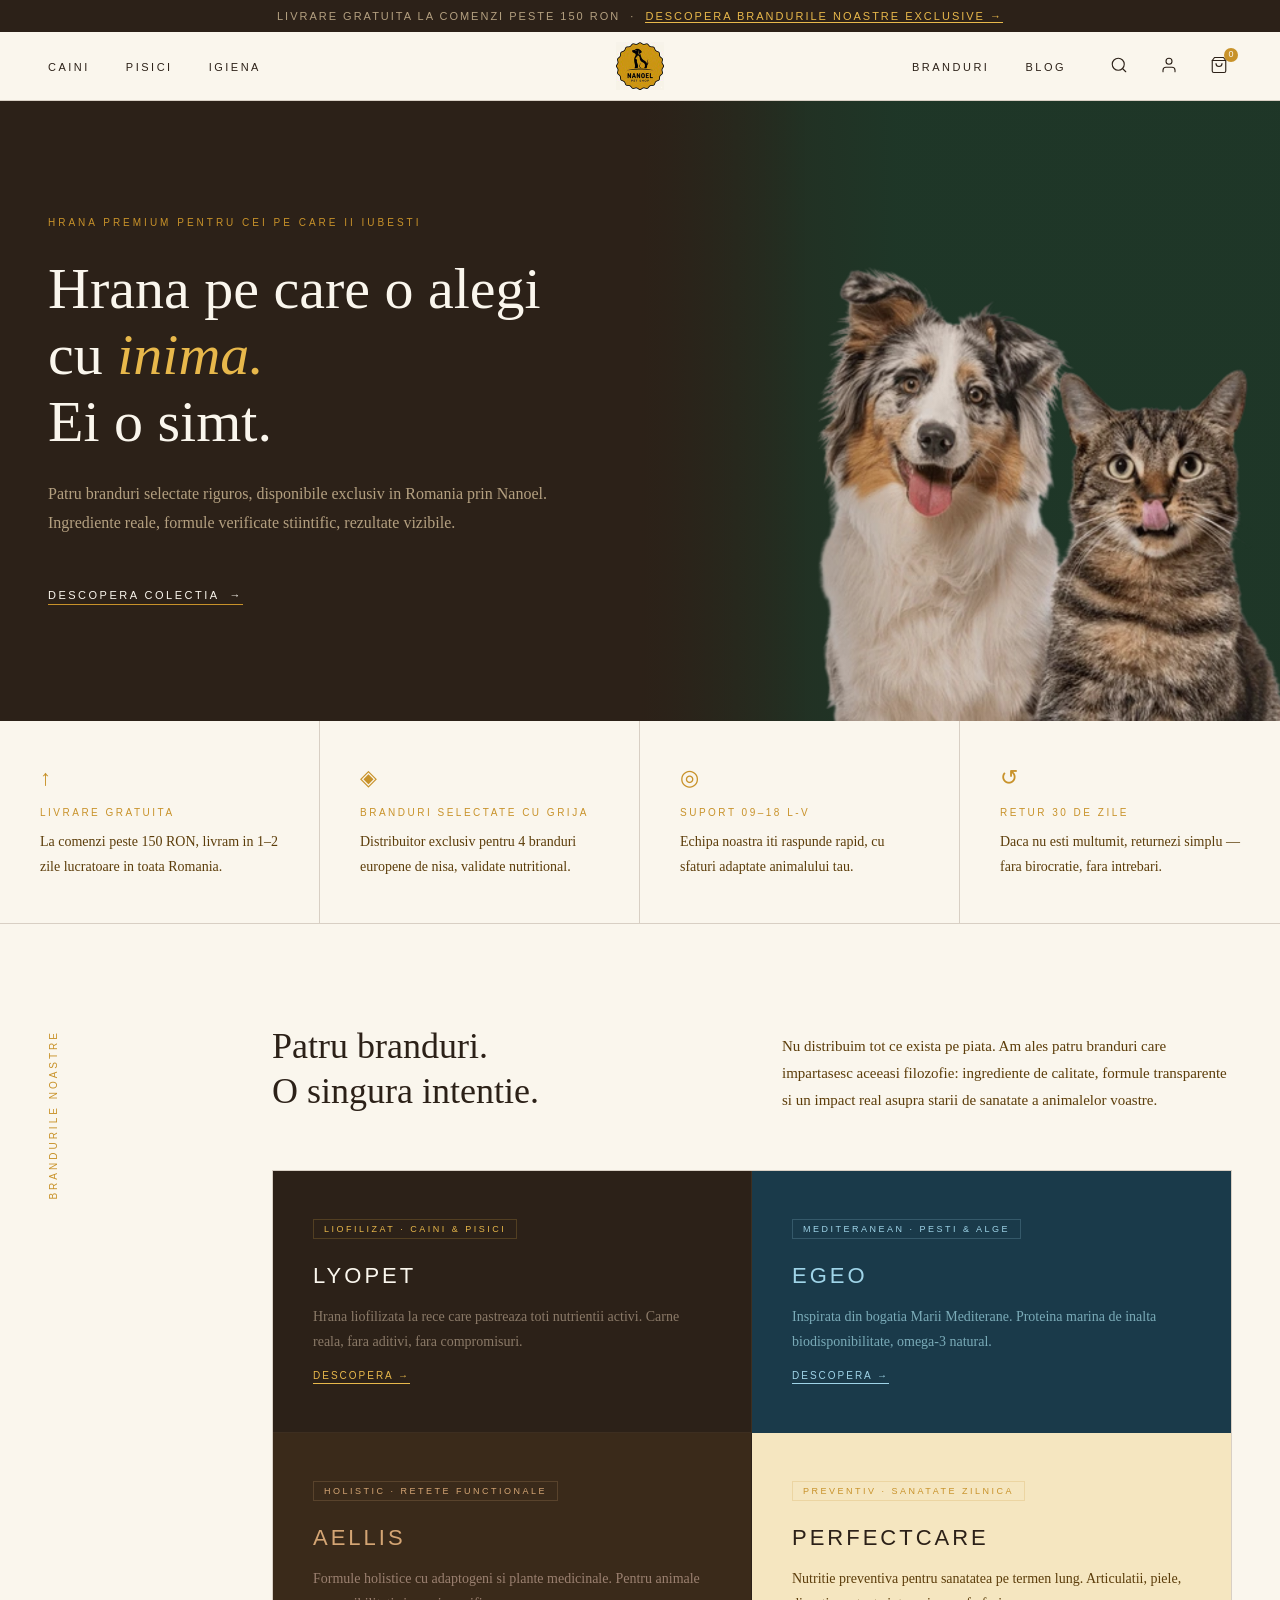
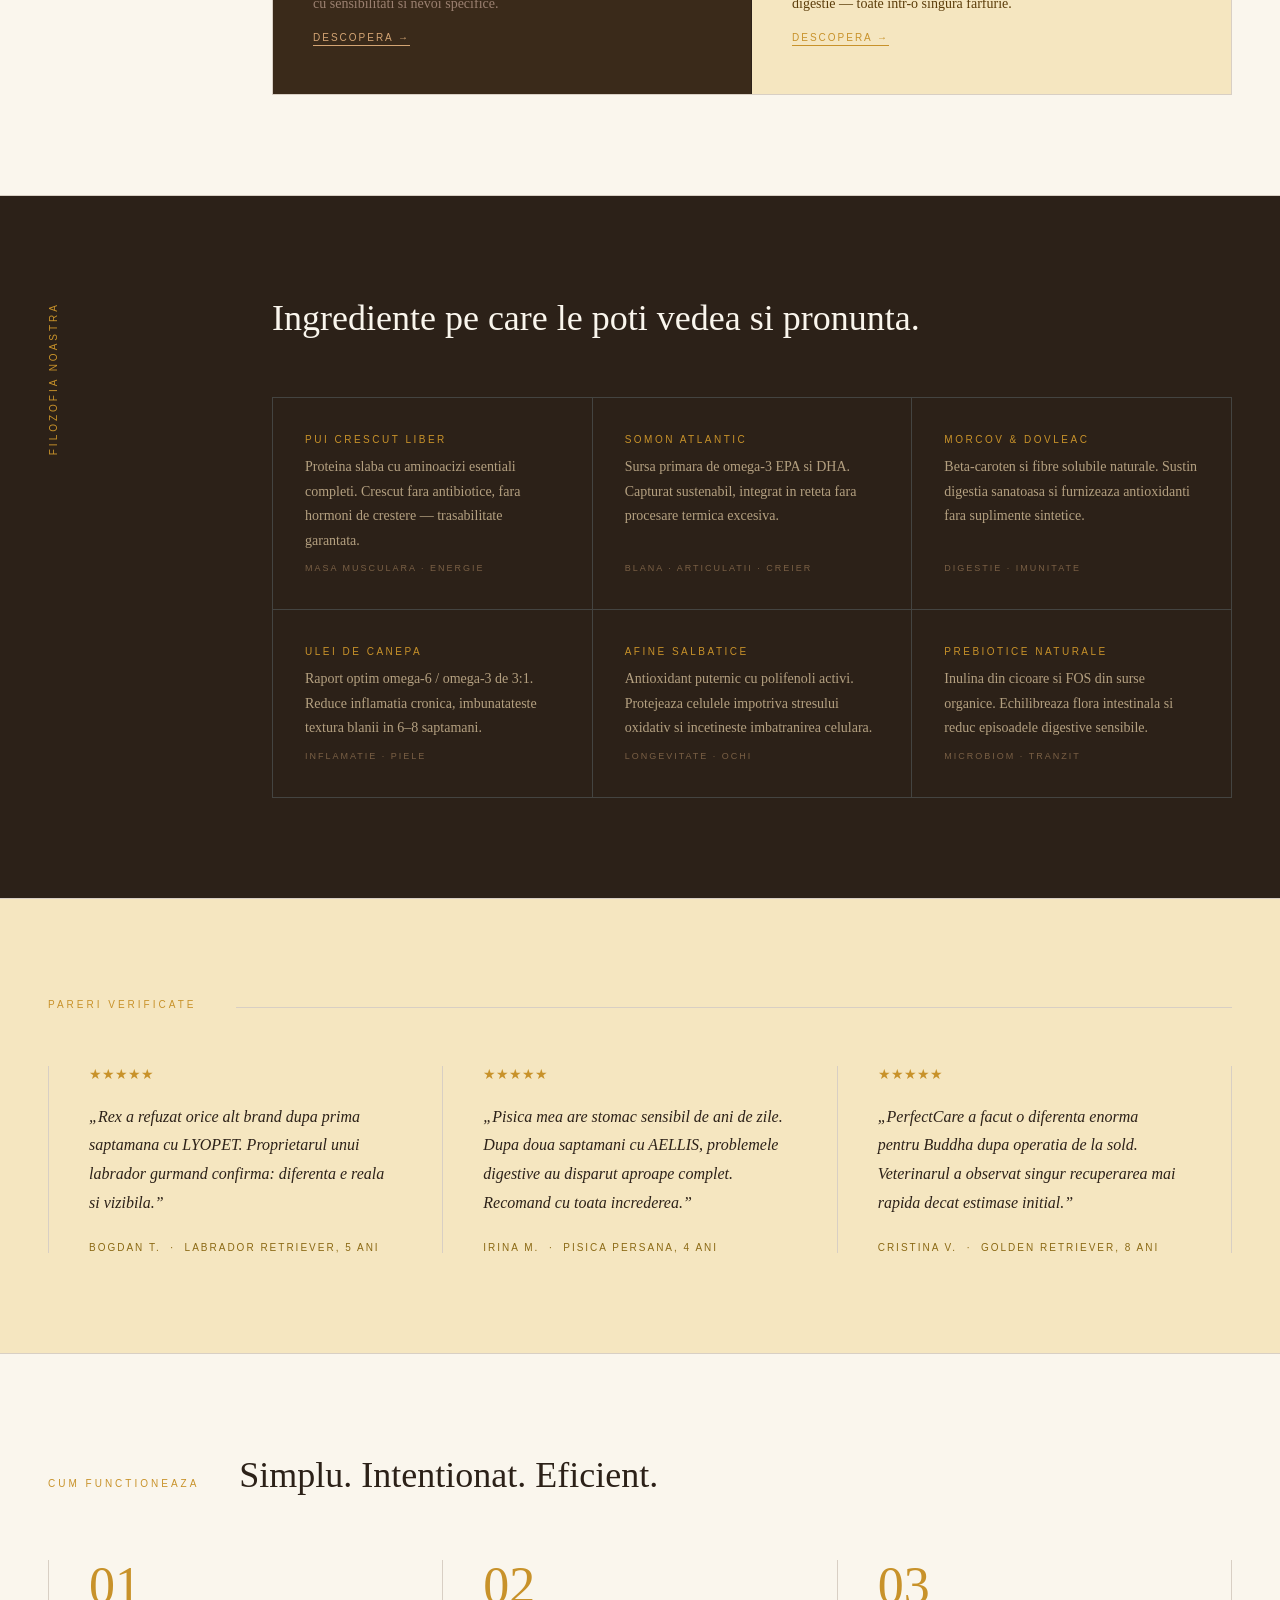
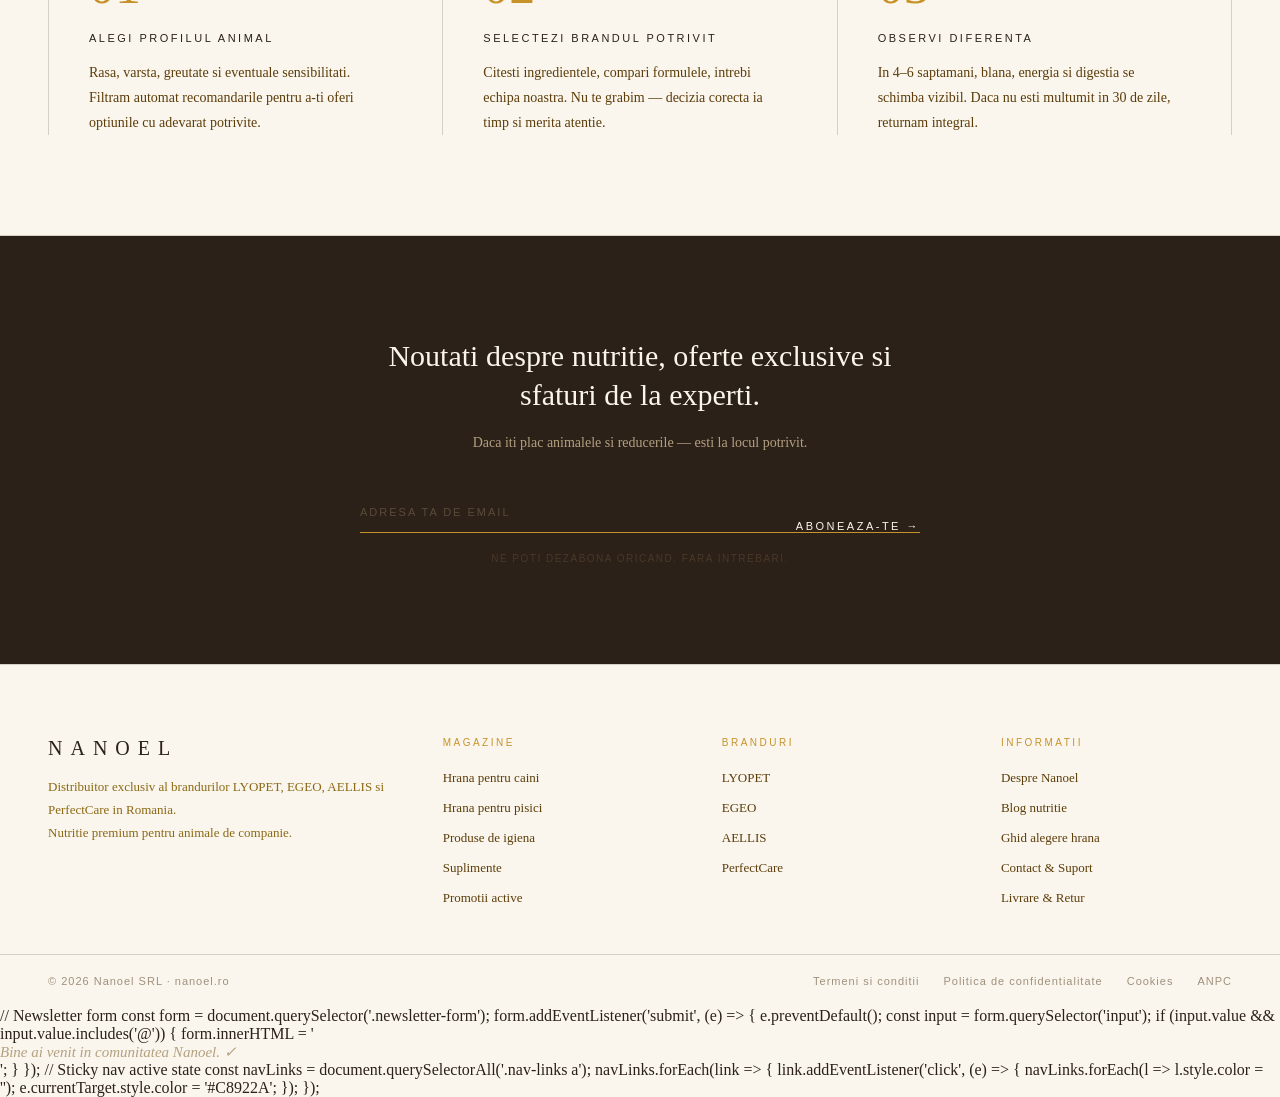
<file: index.html>
<!DOCTYPE html>
<html lang="ro">
<head>
<meta charset="UTF-8">
<meta name="viewport" content="width=device-width, initial-scale=1.0">
<title>NANOEL — Pet Shop Premium</title>
<style>
  *, *::before, *::after { box-sizing: border-box; margin: 0; padding: 0; }

  :root {
    --cream: #FAF6ED;
    --cream-warm: #F5E6C0;
    --dark: #2C2118;
    --text-secondary: #5C3D0A;
    --text-on-dark: #FAF6ED;
    --text-muted-dark: #B4A080;
    --accent: #C8922A;
    --accent-light: #E8B84B;
    --border: #D8CFC4;
    --border-dark: #444441;
  }

  html { scroll-behavior: smooth; }

  body {
    font-family: Georgia, 'Times New Roman', serif;
    background: var(--cream);
    color: var(--dark);
    -webkit-font-smoothing: antialiased;
  }

  /* ── PROMO BAR ── */
  .promo-bar {
    background: var(--dark);
    text-align: center;
    padding: 10px 24px;
    font-family: Arial, sans-serif;
    font-size: 11px;
    letter-spacing: 2px;
    text-transform: uppercase;
    color: var(--text-muted-dark);
  }
  .promo-bar a { color: var(--accent-light); text-decoration: none; border-bottom: 1px solid var(--accent-light); }

  /* ── MAIN NAV ── */
  .main-nav {
    background: var(--cream);
    border-bottom: 0.5px solid var(--border);
    position: sticky;
    top: 0;
    z-index: 100;
  }
  .nav-inner {
    max-width: 1400px;
    margin: 0 auto;
    padding: 0 48px;
    height: 68px;
    display: grid;
    grid-template-columns: 1fr auto 1fr;
    align-items: center;
  }
  .nav-links {
    display: flex;
    gap: 36px;
    list-style: none;
  }
  .nav-links a {
    font-family: Arial, sans-serif;
    font-size: 11px;
    letter-spacing: 2.5px;
    text-transform: uppercase;
    color: var(--dark);
    text-decoration: none;
    transition: color 0.2s;
  }
  .nav-links a:hover { color: var(--accent); }

  .nav-logo {
    text-align: center;
  }
  .nav-logo a {
    display: flex;
    align-items: center;
    text-decoration: none;
  }

  .nav-icons {
    display: flex;
    justify-content: flex-end;
    gap: 24px;
    align-items: center;
  }
  .nav-icon-btn {
    background: none;
    border: none;
    cursor: pointer;
    color: var(--dark);
    padding: 4px;
    font-size: 18px;
    line-height: 1;
    transition: color 0.2s;
    position: relative;
  }
  .nav-icon-btn:hover { color: var(--accent); }
  .cart-count {
    position: absolute;
    top: -4px;
    right: -6px;
    font-family: Arial, sans-serif;
    font-size: 9px;
    letter-spacing: 0;
    background: var(--accent);
    color: var(--cream);
    width: 14px;
    height: 14px;
    border-radius: 50%;
    display: flex;
    align-items: center;
    justify-content: center;
  }

  /* ── SECTION SHARED ── */
  .section-inner {
    max-width: 1400px;
    margin: 0 auto;
    padding: 0 48px;
  }
  .section-label {
    font-family: Arial, sans-serif;
    font-size: 10px;
    letter-spacing: 3px;
    text-transform: uppercase;
    color: var(--accent);
  }

  /* ── 1. HERO ── */
  .hero {
    background: 
      linear-gradient(to right, #2C2118 40%, rgba(44,33,24,0.15) 70%),
      url('images/hero.png') right center / 50% auto no-repeat,
      #2C2118;
    min-height: 620px;
    display: flex;
    align-items: center;
  }
  .hero-inner {
    max-width: 1400px;
    margin: 0 auto;
    padding: 100px 48px;
    width: 100%;
  }
  .hero-eyebrow {
    font-family: Arial, sans-serif;
    font-size: 10px;
    letter-spacing: 3px;
    text-transform: uppercase;
    color: var(--accent);
    margin-bottom: 28px;
  }
  .hero-headline {
    font-family: Georgia, serif;
    font-size: 58px;
    font-weight: 400;
    color: var(--text-on-dark);
    line-height: 1.15;
    margin-bottom: 24px;
    text-wrap: pretty;
  }
  .hero-headline em {
    font-style: italic;
    color: var(--accent-light);
  }
  .hero-sub {
    font-family: Georgia, serif;
    font-size: 16px;
    color: var(--text-muted-dark);
    line-height: 1.8;
    margin-bottom: 48px;
    max-width: 520px;
  }
  .hero-cta {
    font-family: Arial, sans-serif;
    font-size: 11px;
    letter-spacing: 2.5px;
    text-transform: uppercase;
    color: var(--text-on-dark);
    text-decoration: none;
    border-bottom: 1px solid var(--accent);
    padding-bottom: 3px;
    display: inline-block;
    transition: color 0.2s, border-color 0.2s;
  }
  .hero-cta:hover { color: var(--accent-light); border-color: var(--accent-light); }
  .hero-cta-arrow { margin-left: 10px; }

  .hero-right {
    position: relative;
    overflow: hidden;
    margin: -100px -48px -100px 0;
    align-self: stretch;
    min-height: 620px;
  }
  .hero-right img {
    width: 100%;
    height: 100%;
    object-fit: cover;
    display: block;
    position: absolute;
    inset: 0;
  }
  .hero-right::before {
    content: '';
    position: absolute;
    inset: 0;
    background: linear-gradient(to right, #2C2118 0%, transparent 45%);
    z-index: 1;
    pointer-events: none;
  }
  .hero-social-proof {
    border-top: 0.5px solid #3D3025;
    border-bottom: 0.5px solid #3D3025;
    padding: 32px 0;
    width: 100%;
  }
  .hero-stars {
    display: flex;
    gap: 4px;
    margin-bottom: 12px;
  }
  .star { color: var(--accent-light); font-size: 18px; }
  .hero-rating {
    font-family: Georgia, serif;
    font-size: 36px;
    font-weight: 400;
    color: var(--text-on-dark);
    margin-bottom: 6px;
  }
  .hero-review-count {
    font-family: Arial, sans-serif;
    font-size: 10px;
    letter-spacing: 2px;
    text-transform: uppercase;
    color: var(--text-muted-dark);
    margin-bottom: 20px;
  }
  .hero-testimonial {
    font-family: Georgia, serif;
    font-size: 14px;
    font-style: italic;
    color: var(--text-muted-dark);
    line-height: 1.75;
    max-width: 340px;
  }
  .hero-testimonial cite {
    display: block;
    margin-top: 12px;
    font-style: normal;
    font-family: Arial, sans-serif;
    font-size: 9px;
    letter-spacing: 2px;
    text-transform: uppercase;
    color: #6B5840;
  }

  /* ── 2. TRUST STRIP ── */
  .trust-strip {
    background: var(--cream);
    border-bottom: 0.5px solid var(--border);
  }
  .trust-grid {
    max-width: 1400px;
    margin: 0 auto;
    display: grid;
    grid-template-columns: repeat(4, 1fr);
  }
  .trust-item {
    padding: 44px 40px;
    border-right: 0.5px solid var(--border);
    display: flex;
    flex-direction: column;
    gap: 12px;
  }
  .trust-item:last-child { border-right: none; }
  .trust-icon {
    font-size: 22px;
    color: var(--accent);
    margin-bottom: 4px;
  }
  .trust-label {
    font-family: Arial, sans-serif;
    font-size: 10px;
    letter-spacing: 2.5px;
    text-transform: uppercase;
    color: var(--accent);
  }
  .trust-desc {
    font-family: Georgia, serif;
    font-size: 14px;
    color: var(--text-secondary);
    line-height: 1.75;
  }

  /* ── 3. BRANDS ── */
  .brands-section {
    background: var(--cream);
    padding: 100px 0;
    border-bottom: 0.5px solid var(--border);
  }
  .asymmetric-layout {
    max-width: 1400px;
    margin: 0 auto;
    padding: 0 48px;
    display: grid;
    grid-template-columns: 160px 1fr;
    gap: 64px;
  }
  .side-label {
    padding-top: 6px;
  }
  .side-label .section-label {
    writing-mode: vertical-rl;
    transform: rotate(180deg);
    white-space: nowrap;
  }
  .brands-content {}
  .brands-intro-row {
    display: grid;
    grid-template-columns: 1fr 1fr;
    gap: 60px;
    margin-bottom: 56px;
    align-items: end;
  }
  .brands-headline {
    font-family: Georgia, serif;
    font-size: 36px;
    font-weight: 400;
    color: var(--dark);
    line-height: 1.25;
  }
  .brands-intro-text {
    font-family: Georgia, serif;
    font-size: 15px;
    color: var(--text-secondary);
    line-height: 1.8;
  }
  .brand-cards-grid {
    display: grid;
    grid-template-columns: 1fr 1fr;
    gap: 0;
    border: 0.5px solid var(--border);
  }
  .brand-card {
    padding: 48px 40px;
    border-right: 0.5px solid var(--border);
    border-bottom: 0.5px solid var(--border);
    display: flex;
    flex-direction: column;
    gap: 16px;
    min-height: 240px;
    transition: opacity 0.2s;
    cursor: pointer;
    position: relative;
    overflow: hidden;
  }
  .brand-card:hover { opacity: 0.88; }
  .brand-card:nth-child(2) { border-right: none; }
  .brand-card:nth-child(3) { border-right: 0.5px solid; border-bottom: none; }
  .brand-card:nth-child(4) { border-right: none; border-bottom: none; }

  .brand-lyopet { background: #2C2118; border-color: #3D2E20; }
  .brand-egeo { background: #1A3A4A; border-color: #1A3A4A; }
  .brand-aellis { background: #3A2A1A; border-color: #3A2A1A; }
  .brand-perfectcare { background: var(--cream-warm); border-color: var(--border); }

  .brand-tag {
    font-family: Arial, sans-serif;
    font-size: 9px;
    letter-spacing: 2.5px;
    text-transform: uppercase;
    padding: 4px 10px;
    display: inline-block;
    width: fit-content;
    border: 0.5px solid;
  }
  .brand-lyopet .brand-tag { color: #E8B84B; border-color: #E8B84B33; }
  .brand-egeo .brand-tag { color: #9FD4E8; border-color: #9FD4E833; }
  .brand-aellis .brand-tag { color: #D4A574; border-color: #D4A57433; }
  .brand-perfectcare .brand-tag { color: var(--accent); border-color: #C8922A33; }

  .brand-name {
    font-family: Arial, sans-serif;
    font-size: 22px;
    letter-spacing: 3px;
    text-transform: uppercase;
    font-weight: 400;
    margin-top: 8px;
  }
  .brand-lyopet .brand-name { color: var(--text-on-dark); }
  .brand-egeo .brand-name { color: #9FD4E8; }
  .brand-aellis .brand-name { color: #D4A574; }
  .brand-perfectcare .brand-name { color: var(--dark); }

  .brand-desc {
    font-family: Georgia, serif;
    font-size: 14px;
    line-height: 1.75;
    flex: 1;
  }
  .brand-lyopet .brand-desc { color: #8B7A68; }
  .brand-egeo .brand-desc { color: #7AABB8; }
  .brand-aellis .brand-desc { color: #9B8070; }
  .brand-perfectcare .brand-desc { color: var(--text-secondary); }

  .brand-link {
    font-family: Arial, sans-serif;
    font-size: 10px;
    letter-spacing: 2px;
    text-transform: uppercase;
    text-decoration: none;
    display: inline-flex;
    align-items: center;
    gap: 8px;
    border-bottom: 0.5px solid;
    padding-bottom: 2px;
    width: fit-content;
  }
  .brand-lyopet .brand-link { color: #E8B84B; border-color: #E8B84B; }
  .brand-egeo .brand-link { color: #9FD4E8; border-color: #9FD4E8; }
  .brand-aellis .brand-link { color: #D4A574; border-color: #D4A574; }
  .brand-perfectcare .brand-link { color: var(--accent); border-color: var(--accent); }

  /* ── 4. INGREDIENT PHILOSOPHY ── */
  .ingredients-section {
    background: var(--dark);
    padding: 100px 0;
  }
  .ingredients-layout {
    max-width: 1400px;
    margin: 0 auto;
    padding: 0 48px;
    display: grid;
    grid-template-columns: 160px 1fr;
    gap: 64px;
  }
  .ingredients-side-label .section-label { color: var(--accent); }
  .ingredients-content {}
  .ingredients-headline {
    font-family: Georgia, serif;
    font-size: 36px;
    font-weight: 400;
    color: var(--text-on-dark);
    line-height: 1.25;
    margin-bottom: 56px;
    max-width: 680px;
  }
  .ingredients-grid {
    display: grid;
    grid-template-columns: repeat(3, 1fr);
    border-top: 0.5px solid var(--border-dark);
    border-left: 0.5px solid var(--border-dark);
  }
  .ingredient-cell {
    padding: 36px 32px;
    border-right: 0.5px solid var(--border-dark);
    border-bottom: 0.5px solid var(--border-dark);
    display: flex;
    flex-direction: column;
    gap: 10px;
  }
  .ingredient-name {
    font-family: Arial, sans-serif;
    font-size: 10px;
    letter-spacing: 2.5px;
    text-transform: uppercase;
    color: var(--accent);
  }
  .ingredient-desc {
    font-family: Georgia, serif;
    font-size: 14px;
    color: var(--text-muted-dark);
    line-height: 1.75;
    flex: 1;
  }
  .ingredient-benefit {
    font-family: Arial, sans-serif;
    font-size: 9px;
    letter-spacing: 2px;
    text-transform: uppercase;
    color: #7A6045;
  }

  /* ── 5. REVIEWS ── */
  .reviews-section {
    background: var(--cream-warm);
    padding: 100px 0;
    border-top: 0.5px solid var(--border);
    border-bottom: 0.5px solid var(--border);
  }
  .reviews-inner {
    max-width: 1400px;
    margin: 0 auto;
    padding: 0 48px;
  }
  .reviews-header {
    margin-bottom: 56px;
    display: flex;
    align-items: baseline;
    gap: 40px;
  }
  .reviews-header .section-label { flex-shrink: 0; }
  .reviews-header-line {
    flex: 1;
    height: 0.5px;
    background: var(--border);
  }
  .reviews-grid {
    display: grid;
    grid-template-columns: repeat(3, 1fr);
    border-left: 0.5px solid var(--border);
  }
  .review-card {
    padding: 0 48px 0 40px;
    border-right: 0.5px solid var(--border);
    display: flex;
    flex-direction: column;
    gap: 16px;
  }
  .review-stars {
    display: flex;
    gap: 3px;
    color: var(--accent);
    font-size: 14px;
    margin-bottom: 4px;
  }
  .review-quote {
    font-family: Georgia, serif;
    font-size: 16px;
    font-style: italic;
    color: var(--dark);
    line-height: 1.8;
    flex: 1;
  }
  .review-quote::before { content: "\201E"; }
  .review-quote::after { content: "\201D"; }
  .review-author {
    font-family: Arial, sans-serif;
    font-size: 10px;
    letter-spacing: 2px;
    text-transform: uppercase;
    color: #8B6914;
    margin-top: 8px;
  }

  /* ── 6. HOW IT WORKS ── */
  .how-section {
    background: var(--cream);
    padding: 100px 0;
    border-bottom: 0.5px solid var(--border);
  }
  .how-inner {
    max-width: 1400px;
    margin: 0 auto;
    padding: 0 48px;
  }
  .how-header {
    display: flex;
    align-items: baseline;
    gap: 40px;
    margin-bottom: 64px;
  }
  .how-title {
    font-family: Georgia, serif;
    font-size: 36px;
    font-weight: 400;
    color: var(--dark);
  }
  .how-grid {
    display: grid;
    grid-template-columns: repeat(3, 1fr);
    border-left: 0.5px solid var(--border);
  }
  .how-step {
    padding: 0 48px 0 40px;
    border-right: 0.5px solid var(--border);
    display: flex;
    flex-direction: column;
    gap: 16px;
  }
  .step-number {
    font-family: Georgia, serif;
    font-size: 52px;
    font-weight: 400;
    color: var(--accent);
    line-height: 1;
    margin-bottom: 4px;
  }
  .step-title {
    font-family: Arial, sans-serif;
    font-size: 11px;
    letter-spacing: 2.5px;
    text-transform: uppercase;
    color: var(--dark);
  }
  .step-desc {
    font-family: Georgia, serif;
    font-size: 14px;
    color: var(--text-secondary);
    line-height: 1.8;
  }

  /* ── 7. NEWSLETTER ── */
  .newsletter-section {
    background: var(--dark);
    padding: 100px 48px;
    text-align: center;
  }
  .newsletter-inner {
    max-width: 560px;
    margin: 0 auto;
  }
  .newsletter-headline {
    font-family: Georgia, serif;
    font-size: 30px;
    font-weight: 400;
    color: var(--text-on-dark);
    line-height: 1.3;
    margin-bottom: 16px;
  }
  .newsletter-sub {
    font-family: Georgia, serif;
    font-size: 14px;
    color: var(--text-muted-dark);
    line-height: 1.8;
    margin-bottom: 48px;
  }
  .newsletter-form {
    display: flex;
    gap: 0;
    border-bottom: 1px solid var(--accent);
    padding-bottom: 12px;
    margin-bottom: 20px;
    align-items: flex-end;
  }
  .newsletter-input {
    flex: 1;
    background: transparent;
    border: none;
    outline: none;
    font-family: Georgia, serif;
    font-size: 15px;
    color: var(--text-on-dark);
    padding: 0;
    caret-color: var(--accent-light);
  }
  .newsletter-input::placeholder {
    font-family: Arial, sans-serif;
    font-size: 11px;
    letter-spacing: 2px;
    text-transform: uppercase;
    color: #5A4A38;
  }
  .newsletter-btn {
    background: none;
    border: none;
    cursor: pointer;
    font-family: Arial, sans-serif;
    font-size: 11px;
    letter-spacing: 2.5px;
    text-transform: uppercase;
    color: var(--text-on-dark);
    border-bottom: 1px solid var(--accent);
    padding-bottom: 0;
    margin-bottom: -13px;
    transition: color 0.2s;
    white-space: nowrap;
    padding-left: 24px;
  }
  .newsletter-btn:hover { color: var(--accent-light); }
  .newsletter-unsub {
    font-family: Arial, sans-serif;
    font-size: 10px;
    letter-spacing: 1.5px;
    text-transform: uppercase;
    color: #4A3828;
    margin-top: 16px;
  }

  /* ── 8. FOOTER ── */
  .footer {
    background: var(--cream);
    border-top: 0.5px solid var(--border);
  }
  .footer-grid {
    max-width: 1400px;
    margin: 0 auto;
    padding: 72px 48px 48px;
    display: grid;
    grid-template-columns: 1.5fr 1fr 1fr 1fr;
    gap: 48px;
    border-bottom: 0.5px solid var(--border);
  }
  .footer-brand-name {
    font-family: Georgia, serif;
    font-size: 20px;
    letter-spacing: 8px;
    text-transform: uppercase;
    color: var(--dark);
    margin-bottom: 16px;
    display: block;
  }
  .footer-tagline {
    font-family: Georgia, serif;
    font-size: 13px;
    color: #8B6914;
    line-height: 1.75;
  }
  .footer-col-title {
    font-family: Arial, sans-serif;
    font-size: 10px;
    letter-spacing: 2.5px;
    text-transform: uppercase;
    color: var(--accent);
    margin-bottom: 20px;
    display: block;
  }
  .footer-links {
    list-style: none;
    display: flex;
    flex-direction: column;
    gap: 12px;
  }
  .footer-links a {
    font-family: Georgia, serif;
    font-size: 13px;
    color: var(--text-secondary);
    text-decoration: none;
    transition: color 0.2s;
  }
  .footer-links a:hover { color: var(--accent); }
  .footer-bottom {
    max-width: 1400px;
    margin: 0 auto;
    padding: 20px 48px;
    display: flex;
    justify-content: space-between;
    align-items: center;
  }
  .footer-copy {
    font-family: Arial, sans-serif;
    font-size: 11px;
    color: #A0907C;
    letter-spacing: 1px;
  }
  .footer-legal {
    display: flex;
    gap: 24px;
  }
  .footer-legal a {
    font-family: Arial, sans-serif;
    font-size: 11px;
    color: #A0907C;
    text-decoration: none;
    letter-spacing: 1px;
    transition: color 0.2s;
  }
  .footer-legal a:hover { color: var(--accent); }

  /* ── TWEAKS PANEL ── */
  #tweaks-panel {
    display: none;
    position: fixed;
    bottom: 24px;
    right: 24px;
    background: var(--cream);
    border: 0.5px solid var(--border);
    padding: 28px 24px;
    z-index: 9999;
    width: 280px;
    font-family: Arial, sans-serif;
  }
  #tweaks-panel h3 {
    font-family: Arial, sans-serif;
    font-size: 10px;
    letter-spacing: 3px;
    text-transform: uppercase;
    color: var(--accent);
    margin-bottom: 20px;
  }
  .tweak-row {
    display: flex;
    justify-content: space-between;
    align-items: center;
    padding: 10px 0;
    border-bottom: 0.5px solid var(--border);
    font-size: 11px;
    letter-spacing: 1.5px;
    text-transform: uppercase;
    color: var(--dark);
  }
  .tweak-row:last-child { border-bottom: none; }
  .tweak-toggle {
    width: 36px;
    height: 20px;
    background: var(--border);
    border: none;
    cursor: pointer;
    position: relative;
    transition: background 0.2s;
    flex-shrink: 0;
  }
  .tweak-toggle.on { background: var(--accent); }
  .tweak-toggle::after {
    content: '';
    position: absolute;
    top: 3px;
    left: 3px;
    width: 14px;
    height: 14px;
    background: var(--cream);
    transition: left 0.2s;
  }
  .tweak-toggle.on::after { left: 19px; }
  .tweak-select {
    font-family: Arial, sans-serif;
    font-size: 10px;
    letter-spacing: 1px;
    border: 0.5px solid var(--border);
    background: var(--cream);
    color: var(--dark);
    padding: 4px 8px;
    outline: none;
    cursor: pointer;
  }

  /* ── RESPONSIVE ── */
  @media (max-width: 1024px) {
    .nav-inner { padding: 0 24px; }
    .hero-inner { padding: 80px 24px; gap: 48px; }
    .hero-headline { font-size: 44px; }
    .asymmetric-layout, .ingredients-layout { grid-template-columns: 1fr; padding: 0 24px; }
    .side-label .section-label { writing-mode: horizontal-tb; transform: none; }
    .brands-intro-row { grid-template-columns: 1fr; }
    .section-inner { padding: 0 24px; }
    .trust-item { padding: 36px 24px; }
    .how-step, .review-card { padding: 0 32px 0 28px; }
  }
  @media (max-width: 768px) {
    .hero-inner { grid-template-columns: 1fr; }
    .hero-right { border-top: 0.5px solid #3D3025; padding-top: 48px; }
    .trust-grid { grid-template-columns: 1fr 1fr; }
    .trust-item:nth-child(2) { border-right: none; }
    .trust-item:nth-child(3) { border-right: 0.5px solid var(--border); border-top: 0.5px solid var(--border); }
    .trust-item:nth-child(4) { border-right: none; border-top: 0.5px solid var(--border); }
    .brand-cards-grid { grid-template-columns: 1fr; }
    .brand-card { border-right: none !important; }
    .ingredients-grid { grid-template-columns: 1fr 1fr; }
    .reviews-grid { grid-template-columns: 1fr; }
    .review-card { border-right: none; border-bottom: 0.5px solid var(--border); padding: 32px 0; }
    .how-grid { grid-template-columns: 1fr; }
    .how-step { border-right: none; border-bottom: 0.5px solid var(--border); padding: 32px 0; }
    .footer-grid { grid-template-columns: 1fr 1fr; }
    .footer-bottom { flex-direction: column; gap: 12px; text-align: center; }
    .nav-links { display: none; }
  }
</style>
</head>
<body>

<!-- PROMO BAR -->
<div class="promo-bar">
  Livrare gratuita la comenzi peste 150 RON &nbsp;·&nbsp; <a href="#">Descopera brandurile noastre exclusive →</a>
</div>

<!-- MAIN NAV -->
<nav class="main-nav">
  <div class="nav-inner">
    <ul class="nav-links">
      <li><a href="#">Caini</a></li>
      <li><a href="#">Pisici</a></li>
      <li><a href="#">Igiena</a></li>
    </ul>
    <div class="nav-logo">
      <a href="#">
        <img src="images/logo.jpg" alt="Nanoel" style="height:48px; width:auto; display:block;">
      </a>
    </div>
    <div class="nav-icons">
      <ul class="nav-links" style="margin-right: 16px;">
        <li><a href="#">Branduri</a></li>
        <li><a href="#">Blog</a></li>
      </ul>
      <button class="nav-icon-btn" aria-label="Cauta">
        <svg width="18" height="18" viewBox="0 0 24 24" fill="none" stroke="currentColor" stroke-width="1.5" stroke-linecap="round" stroke-linejoin="round"><circle cx="11" cy="11" r="8"/><path d="m21 21-4.35-4.35"/></svg>
      </button>
      <button class="nav-icon-btn" aria-label="Cont">
        <svg width="18" height="18" viewBox="0 0 24 24" fill="none" stroke="currentColor" stroke-width="1.5" stroke-linecap="round" stroke-linejoin="round"><path d="M20 21v-2a4 4 0 0 0-4-4H8a4 4 0 0 0-4 4v2"/><circle cx="12" cy="7" r="4"/></svg>
      </button>
      <button class="nav-icon-btn" aria-label="Cos" style="position:relative">
        <svg width="18" height="18" viewBox="0 0 24 24" fill="none" stroke="currentColor" stroke-width="1.5" stroke-linecap="round" stroke-linejoin="round"><path d="M6 2 3 6v14a2 2 0 0 0 2 2h14a2 2 0 0 0 2-2V6l-3-4z"/><line x1="3" x2="21" y1="6" y2="6"/><path d="M16 10a4 4 0 0 1-8 0"/></svg>
        <span class="cart-count">0</span>
      </button>
    </div>
  </div>
</nav>

<!-- 1. HERO -->
<section class="hero">
  <div class="hero-inner">
    <div class="hero-left">
      <p class="hero-eyebrow">Hrana premium pentru cei pe care ii iubesti</p>
      <h1 class="hero-headline">Hrana pe care o alegi<br>cu <em>inima.</em><br>Ei o simt.</h1>
      <p class="hero-sub">Patru branduri selectate riguros, disponibile exclusiv in Romania prin Nanoel. Ingrediente reale, formule verificate stiintific, rezultate vizibile.</p>
      <a href="#" class="hero-cta">Descopera colectia<span class="hero-cta-arrow">→</span></a>
    </div>
  </div>
</section>

<!-- 2. TRUST STRIP -->
<div class="trust-strip">
  <div class="trust-grid">
    <div class="trust-item">
      <div class="trust-icon">↑</div>
      <div class="trust-label">Livrare gratuita</div>
      <div class="trust-desc">La comenzi peste 150 RON, livram in 1–2 zile lucratoare in toata Romania.</div>
    </div>
    <div class="trust-item">
      <div class="trust-icon">◈</div>
      <div class="trust-label">Branduri selectate cu grija</div>
      <div class="trust-desc">Distribuitor exclusiv pentru 4 branduri europene de nisa, validate nutritional.</div>
    </div>
    <div class="trust-item">
      <div class="trust-icon">◎</div>
      <div class="trust-label">Suport 09–18 L-V</div>
      <div class="trust-desc">Echipa noastra iti raspunde rapid, cu sfaturi adaptate animalului tau.</div>
    </div>
    <div class="trust-item">
      <div class="trust-icon">↺</div>
      <div class="trust-label">Retur 30 de zile</div>
      <div class="trust-desc">Daca nu esti multumit, returnezi simplu — fara birocratie, fara intrebari.</div>
    </div>
  </div>
</div>

<!-- 3. BRANDS -->
<section class="brands-section">
  <div class="asymmetric-layout">
    <div class="side-label">
      <span class="section-label">Brandurile noastre</span>
    </div>
    <div class="brands-content">
      <div class="brands-intro-row">
        <h2 class="brands-headline">Patru branduri.<br>O singura intentie.</h2>
        <p class="brands-intro-text">Nu distribuim tot ce exista pe piata. Am ales patru branduri care impartasesc aceeasi filozofie: ingrediente de calitate, formule transparente si un impact real asupra starii de sanatate a animalelor voastre.</p>
      </div>
      <div class="brand-cards-grid">
        <!-- LYOPET -->
        <div class="brand-card brand-lyopet" onclick="location.href='lyopet.html'" style="cursor:pointer;">
          <span class="brand-tag">Liofilizat · Caini & Pisici</span>
          <div class="brand-name">LYOPET</div>
          <p class="brand-desc">Hrana liofilizata la rece care pastreaza toti nutrientii activi. Carne reala, fara aditivi, fara compromisuri.</p>
          <a href="#" class="brand-link">Descopera →</a>
        </div>
        <!-- EGEO -->
        <div class="brand-card brand-egeo">
          <span class="brand-tag">Mediteranean · Pesti & Alge</span>
          <div class="brand-name">EGEO</div>
          <p class="brand-desc">Inspirata din bogatia Marii Mediterane. Proteina marina de inalta biodisponibilitate, omega-3 natural.</p>
          <a href="#" class="brand-link">Descopera →</a>
        </div>
        <!-- AELLIS -->
        <div class="brand-card brand-aellis">
          <span class="brand-tag">Holistic · Retete functionale</span>
          <div class="brand-name">AELLIS</div>
          <p class="brand-desc">Formule holistice cu adaptogeni si plante medicinale. Pentru animale cu sensibilitati si nevoi specifice.</p>
          <a href="#" class="brand-link">Descopera →</a>
        </div>
        <!-- PERFECTCARE -->
        <div class="brand-card brand-perfectcare">
          <span class="brand-tag">Preventiv · Sanatate zilnica</span>
          <div class="brand-name">PerfectCare</div>
          <p class="brand-desc">Nutritie preventiva pentru sanatatea pe termen lung. Articulatii, piele, digestie — toate intr-o singura farfurie.</p>
          <a href="#" class="brand-link">Descopera →</a>
        </div>
      </div>
    </div>
  </div>
</section>

<!-- 4. INGREDIENT PHILOSOPHY -->
<section class="ingredients-section">
  <div class="ingredients-layout">
    <div class="side-label ingredients-side-label">
      <span class="section-label" style="color: var(--accent);">Filozofia noastra</span>
    </div>
    <div class="ingredients-content">
      <h2 class="ingredients-headline">Ingrediente pe care le poti vedea si pronunta.</h2>
      <div class="ingredients-grid">
        <div class="ingredient-cell">
          <div class="ingredient-name">Pui crescut liber</div>
          <p class="ingredient-desc">Proteina slaba cu aminoacizi esentiali completi. Crescut fara antibiotice, fara hormoni de crestere — trasabilitate garantata.</p>
          <div class="ingredient-benefit">Masa musculara · Energie</div>
        </div>
        <div class="ingredient-cell">
          <div class="ingredient-name">Somon Atlantic</div>
          <p class="ingredient-desc">Sursa primara de omega-3 EPA si DHA. Capturat sustenabil, integrat in reteta fara procesare termica excesiva.</p>
          <div class="ingredient-benefit">Blana · Articulatii · Creier</div>
        </div>
        <div class="ingredient-cell">
          <div class="ingredient-name">Morcov & Dovleac</div>
          <p class="ingredient-desc">Beta-caroten si fibre solubile naturale. Sustin digestia sanatoasa si furnizeaza antioxidanti fara suplimente sintetice.</p>
          <div class="ingredient-benefit">Digestie · Imunitate</div>
        </div>
        <div class="ingredient-cell">
          <div class="ingredient-name">Ulei de canepa</div>
          <p class="ingredient-desc">Raport optim omega-6 / omega-3 de 3:1. Reduce inflamatia cronica, imbunatateste textura blanii in 6–8 saptamani.</p>
          <div class="ingredient-benefit">Inflamatie · Piele</div>
        </div>
        <div class="ingredient-cell">
          <div class="ingredient-name">Afine salbatice</div>
          <p class="ingredient-desc">Antioxidant puternic cu polifenoli activi. Protejeaza celulele impotriva stresului oxidativ si incetineste imbatranirea celulara.</p>
          <div class="ingredient-benefit">Longevitate · Ochi</div>
        </div>
        <div class="ingredient-cell">
          <div class="ingredient-name">Prebiotice naturale</div>
          <p class="ingredient-desc">Inulina din cicoare si FOS din surse organice. Echilibreaza flora intestinala si reduc episoadele digestive sensibile.</p>
          <div class="ingredient-benefit">Microbiom · Tranzit</div>
        </div>
      </div>
    </div>
  </div>
</section>

<!-- 5. REVIEWS -->
<section class="reviews-section">
  <div class="reviews-inner">
    <div class="reviews-header">
      <span class="section-label">Pareri verificate</span>
      <div class="reviews-header-line"></div>
    </div>
    <div class="reviews-grid">
      <div class="review-card">
        <div class="review-stars">★★★★★</div>
        <p class="review-quote">Rex a refuzat orice alt brand dupa prima saptamana cu LYOPET. Proprietarul unui labrador gurmand confirma: diferenta e reala si vizibila.</p>
        <div class="review-author">Bogdan T. &nbsp;·&nbsp; Labrador Retriever, 5 ani</div>
      </div>
      <div class="review-card">
        <div class="review-stars">★★★★★</div>
        <p class="review-quote">Pisica mea are stomac sensibil de ani de zile. Dupa doua saptamani cu AELLIS, problemele digestive au disparut aproape complet. Recomand cu toata increderea.</p>
        <div class="review-author">Irina M. &nbsp;·&nbsp; Pisica Persana, 4 ani</div>
      </div>
      <div class="review-card">
        <div class="review-stars">★★★★★</div>
        <p class="review-quote">PerfectCare a facut o diferenta enorma pentru Buddha dupa operatia de la sold. Veterinarul a observat singur recuperarea mai rapida decat estimase initial.</p>
        <div class="review-author">Cristina V. &nbsp;·&nbsp; Golden Retriever, 8 ani</div>
      </div>
    </div>
  </div>
</section>

<!-- 6. HOW IT WORKS -->
<section class="how-section">
  <div class="how-inner">
    <div class="how-header">
      <span class="section-label">Cum functioneaza</span>
      <h2 class="how-title">Simplu. Intentionat. Eficient.</h2>
    </div>
    <div class="how-grid">
      <div class="how-step">
        <div class="step-number">01</div>
        <div class="step-title">Alegi profilul animal</div>
        <p class="step-desc">Rasa, varsta, greutate si eventuale sensibilitati. Filtram automat recomandarile pentru a-ti oferi optiunile cu adevarat potrivite.</p>
      </div>
      <div class="how-step">
        <div class="step-number">02</div>
        <div class="step-title">Selectezi brandul potrivit</div>
        <p class="step-desc">Citesti ingredientele, compari formulele, intrebi echipa noastra. Nu te grabim — decizia corecta ia timp si merita atentie.</p>
      </div>
      <div class="how-step">
        <div class="step-number">03</div>
        <div class="step-title">Observi diferenta</div>
        <p class="step-desc">In 4–6 saptamani, blana, energia si digestia se schimba vizibil. Daca nu esti multumit in 30 de zile, returnam integral.</p>
      </div>
    </div>
  </div>
</section>

<!-- TWEAKS PANEL -->
<div id="tweaks-panel">
  <h3>Tweaks</h3>
  <div class="tweak-row">
    <span>Social proof in Hero</span>
    <button class="tweak-toggle" id="toggle-hero-proof" aria-label="Toggle hero social proof"></button>
  </div>
  <div class="tweak-row">
    <span>Promo bar</span>
    <button class="tweak-toggle on" id="toggle-promo" aria-label="Toggle promo bar"></button>
  </div>
  <div class="tweak-row">
    <span>Trust strip</span>
    <button class="tweak-toggle on" id="toggle-trust" aria-label="Toggle trust strip"></button>
  </div>
  <div class="tweak-row">
    <span>Hero layout</span>
    <select class="tweak-select" id="select-hero-layout">
      <option value="two-col">2 coloane</option>
      <option value="centered">Centrat</option>
    </select>
  </div>
</div>

<!-- 7. NEWSLETTER -->
<section class="newsletter-section">
  <div class="newsletter-inner">
    <h2 class="newsletter-headline">Noutati despre nutritie, oferte exclusive si sfaturi de la experti.</h2>
    <p class="newsletter-sub">Daca iti plac animalele si reducerile — esti la locul potrivit.</p>
    <form class="newsletter-form" onsubmit="return false;">
      <input class="newsletter-input" type="email" placeholder="Adresa ta de email" />
      <button class="newsletter-btn" type="submit">Aboneaza-te →</button>
    </form>
    <p class="newsletter-unsub">Ne poti dezabona oricand. Fara intrebari.</p>
  </div>
</section>

<!-- 8. FOOTER -->
<footer class="footer">
  <div class="footer-grid">
    <div>
      <span class="footer-brand-name">NANOEL</span>
      <p class="footer-tagline">Distribuitor exclusiv al brandurilor LYOPET, EGEO, AELLIS si PerfectCare in Romania.<br>Nutritie premium pentru animale de companie.</p>
    </div>
    <div>
      <span class="footer-col-title">Magazine</span>
      <ul class="footer-links">
        <li><a href="#">Hrana pentru caini</a></li>
        <li><a href="#">Hrana pentru pisici</a></li>
        <li><a href="#">Produse de igiena</a></li>
        <li><a href="#">Suplimente</a></li>
        <li><a href="#">Promotii active</a></li>
      </ul>
    </div>
    <div>
      <span class="footer-col-title">Branduri</span>
      <ul class="footer-links">
        <li><a href="#">LYOPET</a></li>
        <li><a href="#">EGEO</a></li>
        <li><a href="#">AELLIS</a></li>
        <li><a href="#">PerfectCare</a></li>
      </ul>
    </div>
    <div>
      <span class="footer-col-title">Informatii</span>
      <ul class="footer-links">
        <li><a href="#">Despre Nanoel</a></li>
        <li><a href="#">Blog nutritie</a></li>
        <li><a href="#">Ghid alegere hrana</a></li>
        <li><a href="#">Contact & Suport</a></li>
        <li><a href="#">Livrare & Retur</a></li>
      </ul>
    </div>
  </div>
  <div class="footer-bottom">
    <span class="footer-copy">© 2026 Nanoel SRL · nanoel.ro</span>
    <div class="footer-legal">
      <a href="#">Termeni si conditii</a>
      <a href="#">Politica de confidentialitate</a>
      <a href="#">Cookies</a>
      <a href="#">ANPC</a>
    </div>
  </div>
</footer>

<script>
  // ── CART interaction
  const cartBtn = document.querySelector('[aria-label="Cos"]');
  const cartCount = document.querySelector('.cart-count');
  let count = 0;
  if (cartBtn) {
    cartBtn.addEventListener('click', () => {
      count++;
      if (cartCount) cartCount.textContent = count;
    });
  }
</script>

</body>

  // Newsletter form
  const form = document.querySelector('.newsletter-form');
  form.addEventListener('submit', (e) => {
    e.preventDefault();
    const input = form.querySelector('input');
    if (input.value && input.value.includes('@')) {
      form.innerHTML = '<p style="font-family:Georgia;font-size:15px;color:#B4A080;font-style:italic;">Bine ai venit in comunitatea Nanoel. ✓</p>';
    }
  });

  // Sticky nav active state
  const navLinks = document.querySelectorAll('.nav-links a');
  navLinks.forEach(link => {
    link.addEventListener('click', (e) => {
      navLinks.forEach(l => l.style.color = '');
      e.currentTarget.style.color = '#C8922A';
    });
  });
</script>
</body>
</html>
</file>
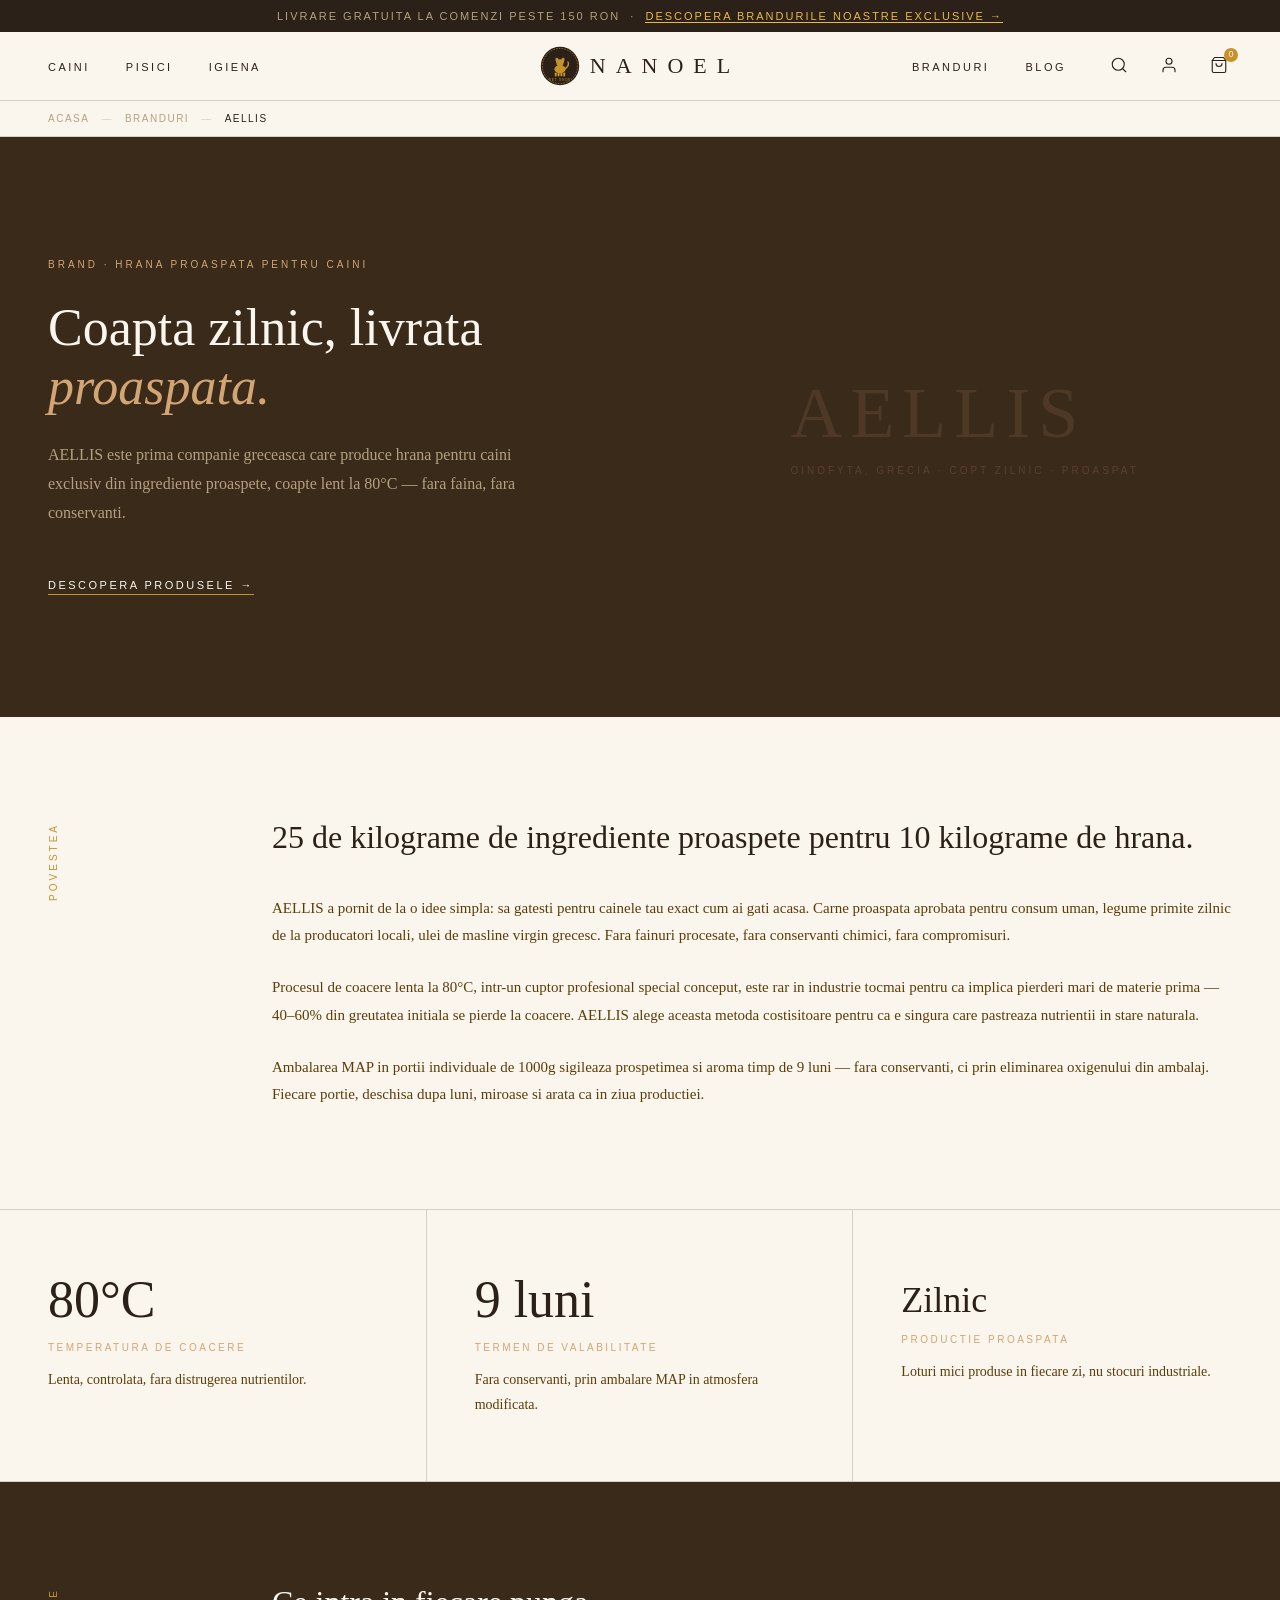
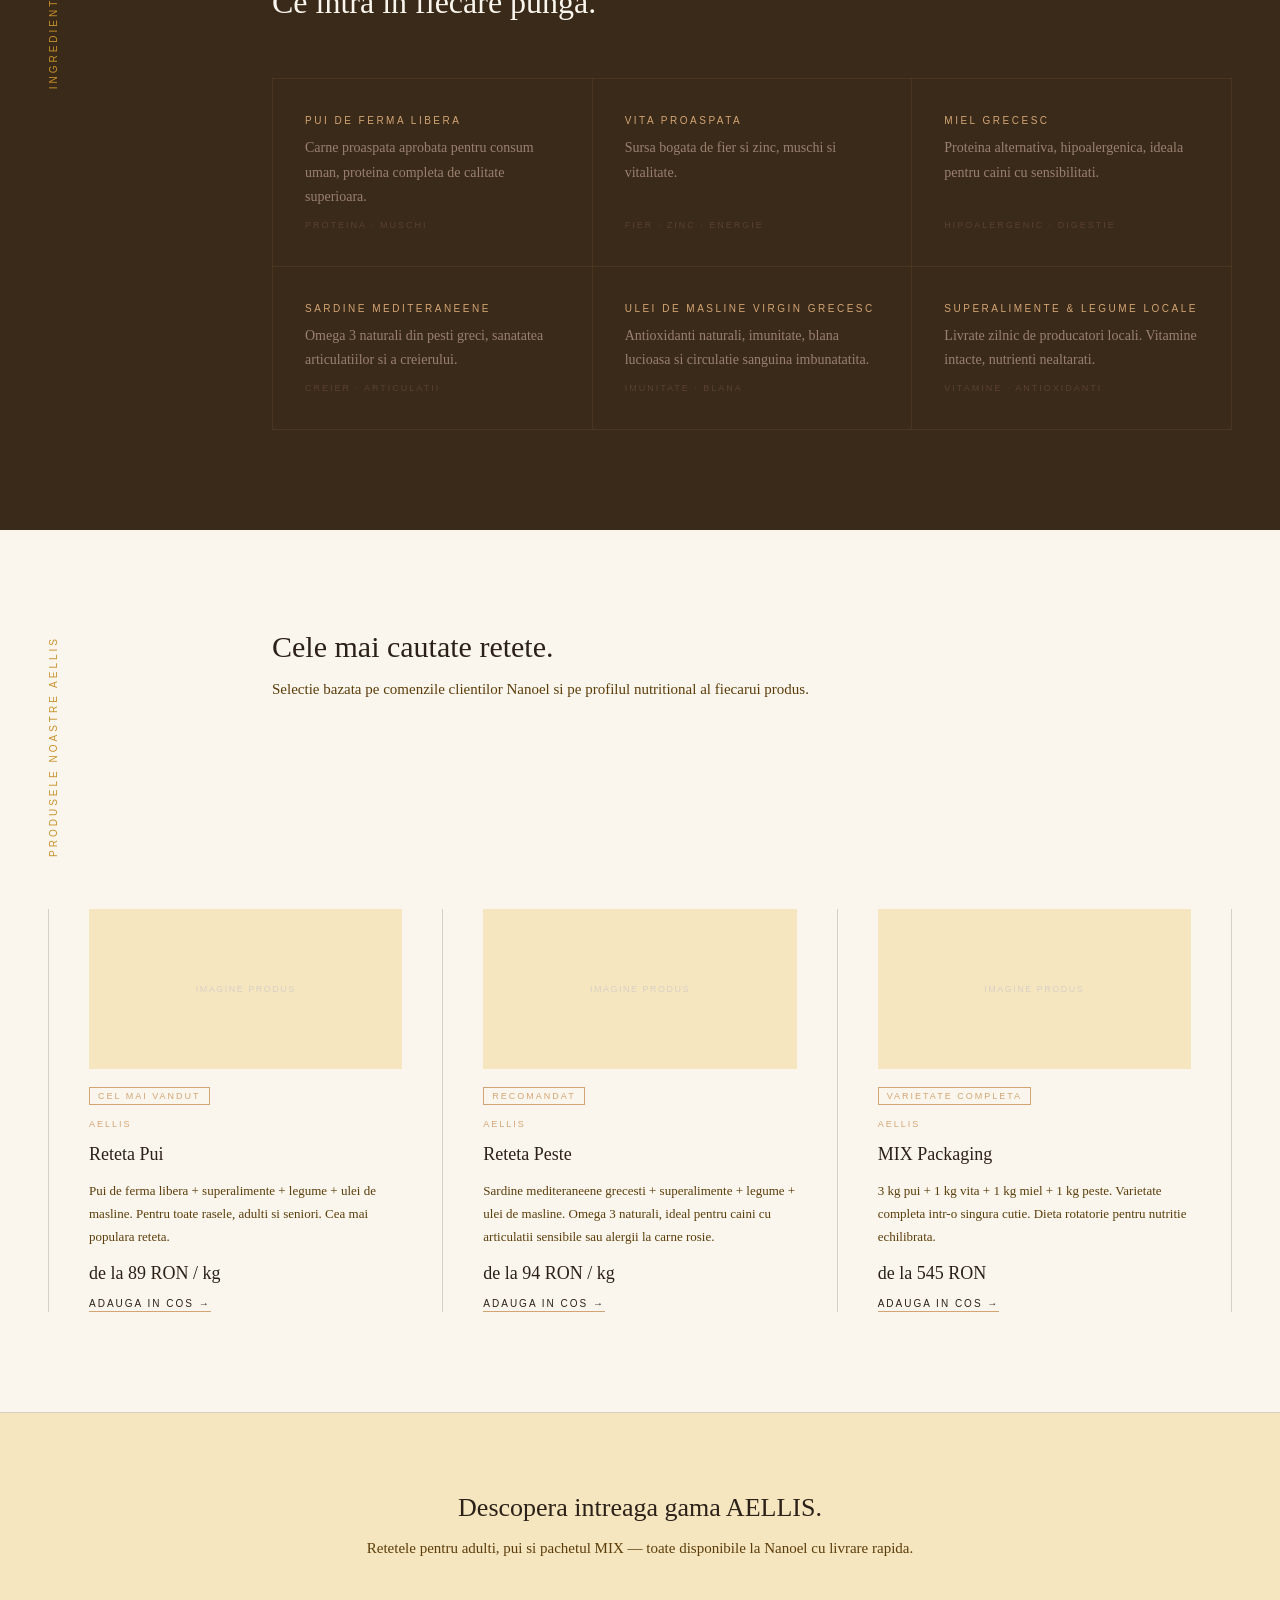
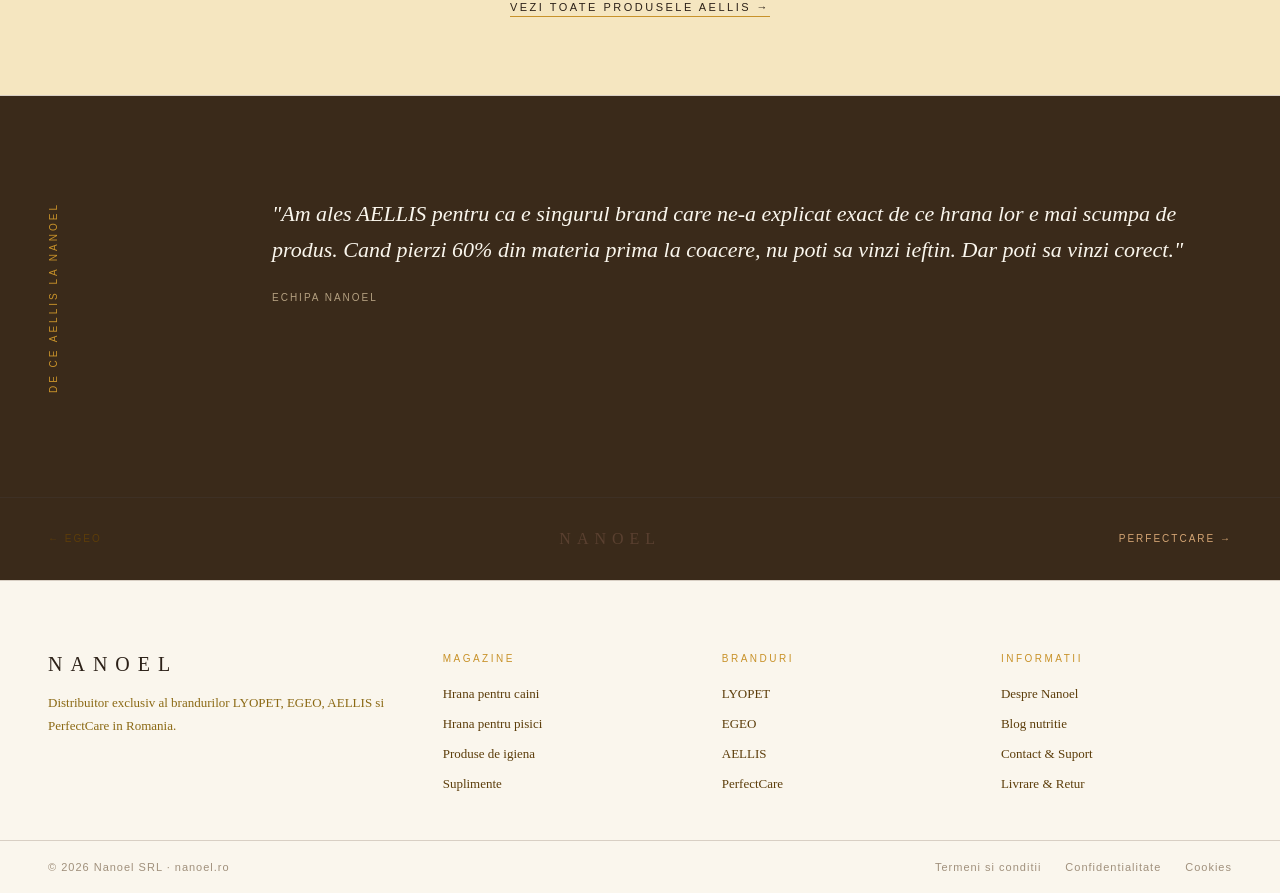
<file: aellis.html>
<!DOCTYPE html>
<html lang="ro">
<head>
<meta charset="UTF-8">
<meta name="viewport" content="width=device-width, initial-scale=1.0">
<title>AELLIS — Hrana proaspata pentru caini · Nanoel</title>
<link rel="stylesheet" href="shared.css">
<style>
  .hero { background: #3A2A1A; }
  .hero-eyebrow { color: #D4A574; }
  .hero-headline em { color: #D4A574; }
  .hero-deco-word { color: #D4A574; }
  .ingredients-section { background: #3A2A1A; }
  .ingredients-headline { color: var(--text-on-dark); }
  .ingredients-grid { border-color: #4A3520; }
  .ingredient-cell { border-color: #4A3520; }
  .ingredient-name { color: #D4A574; }
  .ingredient-desc { color: #9B8070; }
  .ingredient-benefit { color: #5A4030; }
  .quote-section { background: #3A2A1A; }
  .quote-text { color: var(--text-on-dark); }
  .brand-nav-footer { background: #3A2A1A; }
  .pillars-grid { grid-template-columns: repeat(3, 1fr); }
  .products-grid { grid-template-columns: repeat(3, 1fr); }
  .section-label { color: var(--accent); }
  .pillar-label { color: #D4A574; }
  .product-badge { color: #D4A574; border-color: #D4A574; }
  .product-brand { color: #D4A574; }
  .product-cta { border-color: #D4A574; }
</style>
</head>
<body>

<div class="promo-bar">
  Livrare gratuita la comenzi peste 150 RON &nbsp;·&nbsp; <a href="#">Descopera brandurile noastre exclusive →</a>
</div>

<nav class="main-nav">
  <div class="nav-inner">
    <ul class="nav-links">
      <li><a href="#">Caini</a></li>
      <li><a href="#">Pisici</a></li>
      <li><a href="#">Igiena</a></li>
    </ul>
    <div class="nav-logo">
      <a href="index.html" class="logo-text">
        <svg class="logo-badge" viewBox="0 0 100 100" xmlns="http://www.w3.org/2000/svg">
          <circle cx="50" cy="50" r="48" fill="#2C2118"/>
          <circle cx="50" cy="50" r="44" fill="none" stroke="#C8922A" stroke-width="1.5" stroke-dasharray="4 3"/>
          <g fill="#C8922A">
            <ellipse cx="50" cy="58" rx="14" ry="10"/>
            <circle cx="50" cy="42" r="9"/>
            <ellipse cx="43" cy="36" rx="4" ry="7" transform="rotate(-15 43 36)"/>
            <ellipse cx="57" cy="36" rx="4" ry="7" transform="rotate(15 57 36)"/>
            <rect x="37" y="66" width="5" height="10" rx="2"/>
            <rect x="44" y="67" width="5" height="9" rx="2"/>
            <rect x="51" y="67" width="5" height="9" rx="2"/>
            <rect x="58" y="66" width="5" height="10" rx="2"/>
            <path d="M64 56 Q74 48 70 40" stroke="#C8922A" stroke-width="3.5" fill="none" stroke-linecap="round"/>
          </g>
          <text x="50" y="88" text-anchor="middle" font-family="Arial" font-size="8" letter-spacing="2" fill="#C8922A">PET SHOP</text>
        </svg>
        NANOEL
      </a>
    </div>
    <div class="nav-icons">
      <ul class="nav-links" style="margin-right:16px">
        <li><a href="#">Branduri</a></li>
        <li><a href="#">Blog</a></li>
      </ul>
      <button class="nav-icon-btn" aria-label="Cauta"><svg width="18" height="18" viewBox="0 0 24 24" fill="none" stroke="currentColor" stroke-width="1.5" stroke-linecap="round" stroke-linejoin="round"><circle cx="11" cy="11" r="8"/><path d="m21 21-4.35-4.35"/></svg></button>
      <button class="nav-icon-btn" aria-label="Cont"><svg width="18" height="18" viewBox="0 0 24 24" fill="none" stroke="currentColor" stroke-width="1.5" stroke-linecap="round" stroke-linejoin="round"><path d="M20 21v-2a4 4 0 0 0-4-4H8a4 4 0 0 0-4 4v2"/><circle cx="12" cy="7" r="4"/></svg></button>
      <button class="nav-icon-btn" aria-label="Cos" style="position:relative"><svg width="18" height="18" viewBox="0 0 24 24" fill="none" stroke="currentColor" stroke-width="1.5" stroke-linecap="round" stroke-linejoin="round"><path d="M6 2 3 6v14a2 2 0 0 0 2 2h14a2 2 0 0 0 2-2V6l-3-4z"/><line x1="3" x2="21" y1="6" y2="6"/><path d="M16 10a4 4 0 0 1-8 0"/></svg><span class="cart-count">0</span></button>
    </div>
  </div>
</nav>

<div class="breadcrumb">
  <div class="breadcrumb-inner">
    <a href="index.html">Acasa</a><span class="sep">—</span>
    <a href="#">Branduri</a><span class="sep">—</span>
    <span class="current">AELLIS</span>
  </div>
</div>

<!-- HERO -->
<section class="hero">
  <div class="hero-inner">
    <div>
      <p class="hero-eyebrow">Brand · Hrana proaspata pentru caini</p>
      <h1 class="hero-headline">Coapta zilnic, livrata <em>proaspata.</em></h1>
      <p class="hero-sub">AELLIS este prima companie greceasca care produce hrana pentru caini exclusiv din ingrediente proaspete, coapte lent la 80°C — fara faina, fara conservanti.</p>
      <a href="#produse" class="hero-cta">Descopera produsele →</a>
    </div>
    <div class="hero-deco">
      <div class="hero-deco-word">AELLIS</div>
      <div class="hero-deco-label" style="color:#5A4030;">Oinofyta, Grecia · Copt zilnic · Proaspat</div>
    </div>
  </div>
</section>

<!-- POVESTE -->
<section class="story-section">
  <div class="asym">
    <div class="side"><span class="section-label">Povestea</span></div>
    <div>
      <h2 class="story-headline">25 de kilograme de ingrediente proaspete pentru 10 kilograme de hrana.</h2>
      <div class="story-body">
        <p>AELLIS a pornit de la o idee simpla: sa gatesti pentru cainele tau exact cum ai gati acasa. Carne proaspata aprobata pentru consum uman, legume primite zilnic de la producatori locali, ulei de masline virgin grecesc. Fara fainuri procesate, fara conservanti chimici, fara compromisuri.</p>
        <p>Procesul de coacere lenta la 80°C, intr-un cuptor profesional special conceput, este rar in industrie tocmai pentru ca implica pierderi mari de materie prima — 40–60% din greutatea initiala se pierde la coacere. AELLIS alege aceasta metoda costisitoare pentru ca e singura care pastreaza nutrientii in stare naturala.</p>
        <p>Ambalarea MAP in portii individuale de 1000g sigileaza prospetimea si aroma timp de 9 luni — fara conservanti, ci prin eliminarea oxigenului din ambalaj. Fiecare portie, deschisa dupa luni, miroase si arata ca in ziua productiei.</p>
      </div>
    </div>
  </div>
</section>

<!-- 3 PILONI -->
<section class="pillars-section">
  <div class="pillars-grid">
    <div class="pillar">
      <div class="pillar-number">80°C</div>
      <div class="pillar-label">Temperatura de coacere</div>
      <p class="pillar-desc">Lenta, controlata, fara distrugerea nutrientilor.</p>
    </div>
    <div class="pillar">
      <div class="pillar-number">9 luni</div>
      <div class="pillar-label">Termen de valabilitate</div>
      <p class="pillar-desc">Fara conservanti, prin ambalare MAP in atmosfera modificata.</p>
    </div>
    <div class="pillar">
      <div class="pillar-number" style="font-size:36px; padding-top:8px;">Zilnic</div>
      <div class="pillar-label">Productie proaspata</div>
      <p class="pillar-desc">Loturi mici produse in fiecare zi, nu stocuri industriale.</p>
    </div>
  </div>
</section>

<!-- INGREDIENTE -->
<section class="ingredients-section">
  <div class="asym">
    <div class="side"><span class="section-label">Ingrediente</span></div>
    <div>
      <h2 class="ingredients-headline">Ce intra in fiecare punga.</h2>
      <div class="ingredients-grid">
        <div class="ingredient-cell">
          <div class="ingredient-name">Pui de ferma libera</div>
          <p class="ingredient-desc">Carne proaspata aprobata pentru consum uman, proteina completa de calitate superioara.</p>
          <div class="ingredient-benefit">Proteina · Muschi</div>
        </div>
        <div class="ingredient-cell">
          <div class="ingredient-name">Vita proaspata</div>
          <p class="ingredient-desc">Sursa bogata de fier si zinc, muschi si vitalitate.</p>
          <div class="ingredient-benefit">Fier · Zinc · Energie</div>
        </div>
        <div class="ingredient-cell">
          <div class="ingredient-name">Miel grecesc</div>
          <p class="ingredient-desc">Proteina alternativa, hipoalergenica, ideala pentru caini cu sensibilitati.</p>
          <div class="ingredient-benefit">Hipoalergenic · Digestie</div>
        </div>
        <div class="ingredient-cell">
          <div class="ingredient-name">Sardine mediteraneene</div>
          <p class="ingredient-desc">Omega 3 naturali din pesti greci, sanatatea articulatiilor si a creierului.</p>
          <div class="ingredient-benefit">Creier · Articulatii</div>
        </div>
        <div class="ingredient-cell">
          <div class="ingredient-name">Ulei de masline virgin grecesc</div>
          <p class="ingredient-desc">Antioxidanti naturali, imunitate, blana lucioasa si circulatie sanguina imbunatatita.</p>
          <div class="ingredient-benefit">Imunitate · Blana</div>
        </div>
        <div class="ingredient-cell">
          <div class="ingredient-name">Superalimente & legume locale</div>
          <p class="ingredient-desc">Livrate zilnic de producatori locali. Vitamine intacte, nutrienti nealtarati.</p>
          <div class="ingredient-benefit">Vitamine · Antioxidanti</div>
        </div>
      </div>
    </div>
  </div>
</section>

<!-- PRODUSE -->
<section class="products-section" id="produse">
  <div class="section-inner">
    <div class="asym" style="padding:0; margin-bottom:48px;">
      <div class="side"><span class="section-label">Produsele noastre AELLIS</span></div>
      <div class="products-header">
        <h2 class="products-title">Cele mai cautate retete.</h2>
        <p class="products-sub">Selectie bazata pe comenzile clientilor Nanoel si pe profilul nutritional al fiecarui produs.</p>
      </div>
    </div>
    <div class="products-grid">
      <div class="product-card">
        <div class="product-img"><span class="product-img-label">imagine produs</span></div>
        <span class="product-badge">Cel mai vandut</span>
        <div class="product-brand">AELLIS</div>
        <div class="product-name">Reteta Pui</div>
        <p class="product-desc">Pui de ferma libera + superalimente + legume + ulei de masline. Pentru toate rasele, adulti si seniori. Cea mai populara reteta.</p>
        <div class="product-price">de la 89 RON / kg</div>
        <a href="#" class="product-cta">Adauga in cos →</a>
      </div>
      <div class="product-card">
        <div class="product-img"><span class="product-img-label">imagine produs</span></div>
        <span class="product-badge">Recomandat</span>
        <div class="product-brand">AELLIS</div>
        <div class="product-name">Reteta Peste</div>
        <p class="product-desc">Sardine mediteraneene grecesti + superalimente + legume + ulei de masline. Omega 3 naturali, ideal pentru caini cu articulatii sensibile sau alergii la carne rosie.</p>
        <div class="product-price">de la 94 RON / kg</div>
        <a href="#" class="product-cta">Adauga in cos →</a>
      </div>
      <div class="product-card">
        <div class="product-img"><span class="product-img-label">imagine produs</span></div>
        <span class="product-badge">Varietate completa</span>
        <div class="product-brand">AELLIS</div>
        <div class="product-name">MIX Packaging</div>
        <p class="product-desc">3 kg pui + 1 kg vita + 1 kg miel + 1 kg peste. Varietate completa intr-o singura cutie. Dieta rotatorie pentru nutritie echilibrata.</p>
        <div class="product-price">de la 545 RON</div>
        <a href="#" class="product-cta">Adauga in cos →</a>
      </div>
    </div>
  </div>
</section>

<!-- CTA BAND -->
<div class="cta-band" style="background: var(--cream-warm);">
  <h2 class="cta-headline">Descopera intreaga gama AELLIS.</h2>
  <p class="cta-sub">Retetele pentru adulti, pui si pachetul MIX — toate disponibile la Nanoel cu livrare rapida.</p>
  <a href="#" class="cta-link">Vezi toate produsele AELLIS →</a>
</div>

<!-- CITAT -->
<section class="quote-section">
  <div class="asym">
    <div class="side"><span class="section-label">De ce AELLIS la Nanoel</span></div>
    <div>
      <blockquote class="quote-text">"Am ales AELLIS pentru ca e singurul brand care ne-a explicat exact de ce hrana lor e mai scumpa de produs. Cand pierzi 60% din materia prima la coacere, nu poti sa vinzi ieftin. Dar poti sa vinzi corect."</blockquote>
      <div class="quote-source">Echipa Nanoel</div>
    </div>
  </div>
</section>

<!-- BRAND NAV FOOTER -->
<div class="brand-nav-footer">
  <a href="egeo.html" class="brand-nav-link" style="color:#5C3D0A;">← EGEO</a>
  <span class="brand-nav-center" style="color:#5A4030;">NANOEL</span>
  <a href="perfectcare.html" class="brand-nav-link" style="color:#D4A574;">PERFECTCARE →</a>
</div>

<!-- FOOTER -->
<footer class="footer">
  <div class="footer-grid">
    <div>
      <span class="footer-brand-name">NANOEL</span>
      <p class="footer-tagline">Distribuitor exclusiv al brandurilor LYOPET, EGEO, AELLIS si PerfectCare in Romania.</p>
    </div>
    <div>
      <span class="footer-col-title">Magazine</span>
      <ul class="footer-links">
        <li><a href="#">Hrana pentru caini</a></li>
        <li><a href="#">Hrana pentru pisici</a></li>
        <li><a href="#">Produse de igiena</a></li>
        <li><a href="#">Suplimente</a></li>
      </ul>
    </div>
    <div>
      <span class="footer-col-title">Branduri</span>
      <ul class="footer-links">
        <li><a href="lyopet.html">LYOPET</a></li>
        <li><a href="egeo.html">EGEO</a></li>
        <li><a href="aellis.html">AELLIS</a></li>
        <li><a href="perfectcare.html">PerfectCare</a></li>
      </ul>
    </div>
    <div>
      <span class="footer-col-title">Informatii</span>
      <ul class="footer-links">
        <li><a href="#">Despre Nanoel</a></li>
        <li><a href="#">Blog nutritie</a></li>
        <li><a href="#">Contact & Suport</a></li>
        <li><a href="#">Livrare & Retur</a></li>
      </ul>
    </div>
  </div>
  <div class="footer-bottom">
    <span class="footer-copy">© 2026 Nanoel SRL · nanoel.ro</span>
    <div class="footer-legal">
      <a href="#">Termeni si conditii</a>
      <a href="#">Confidentialitate</a>
      <a href="#">Cookies</a>
    </div>
  </div>
</footer>
</body>
</html>
</file>
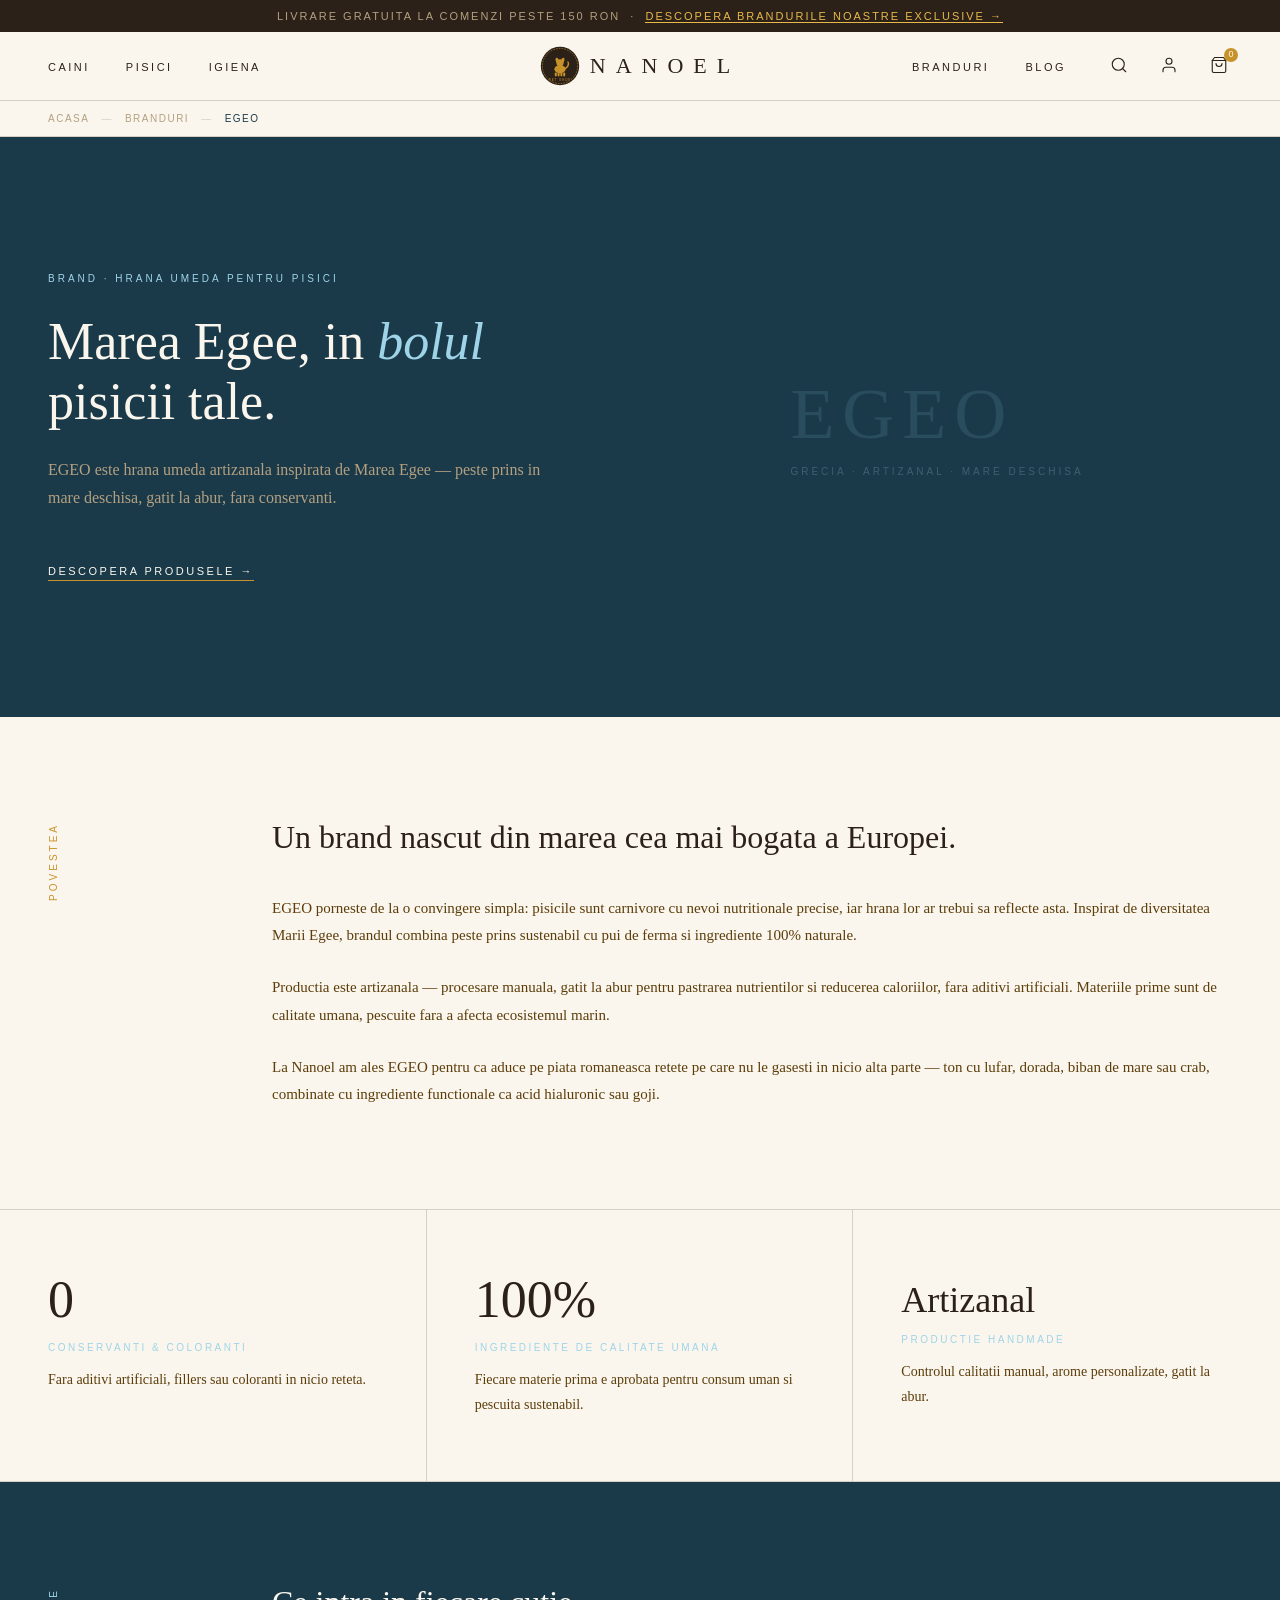
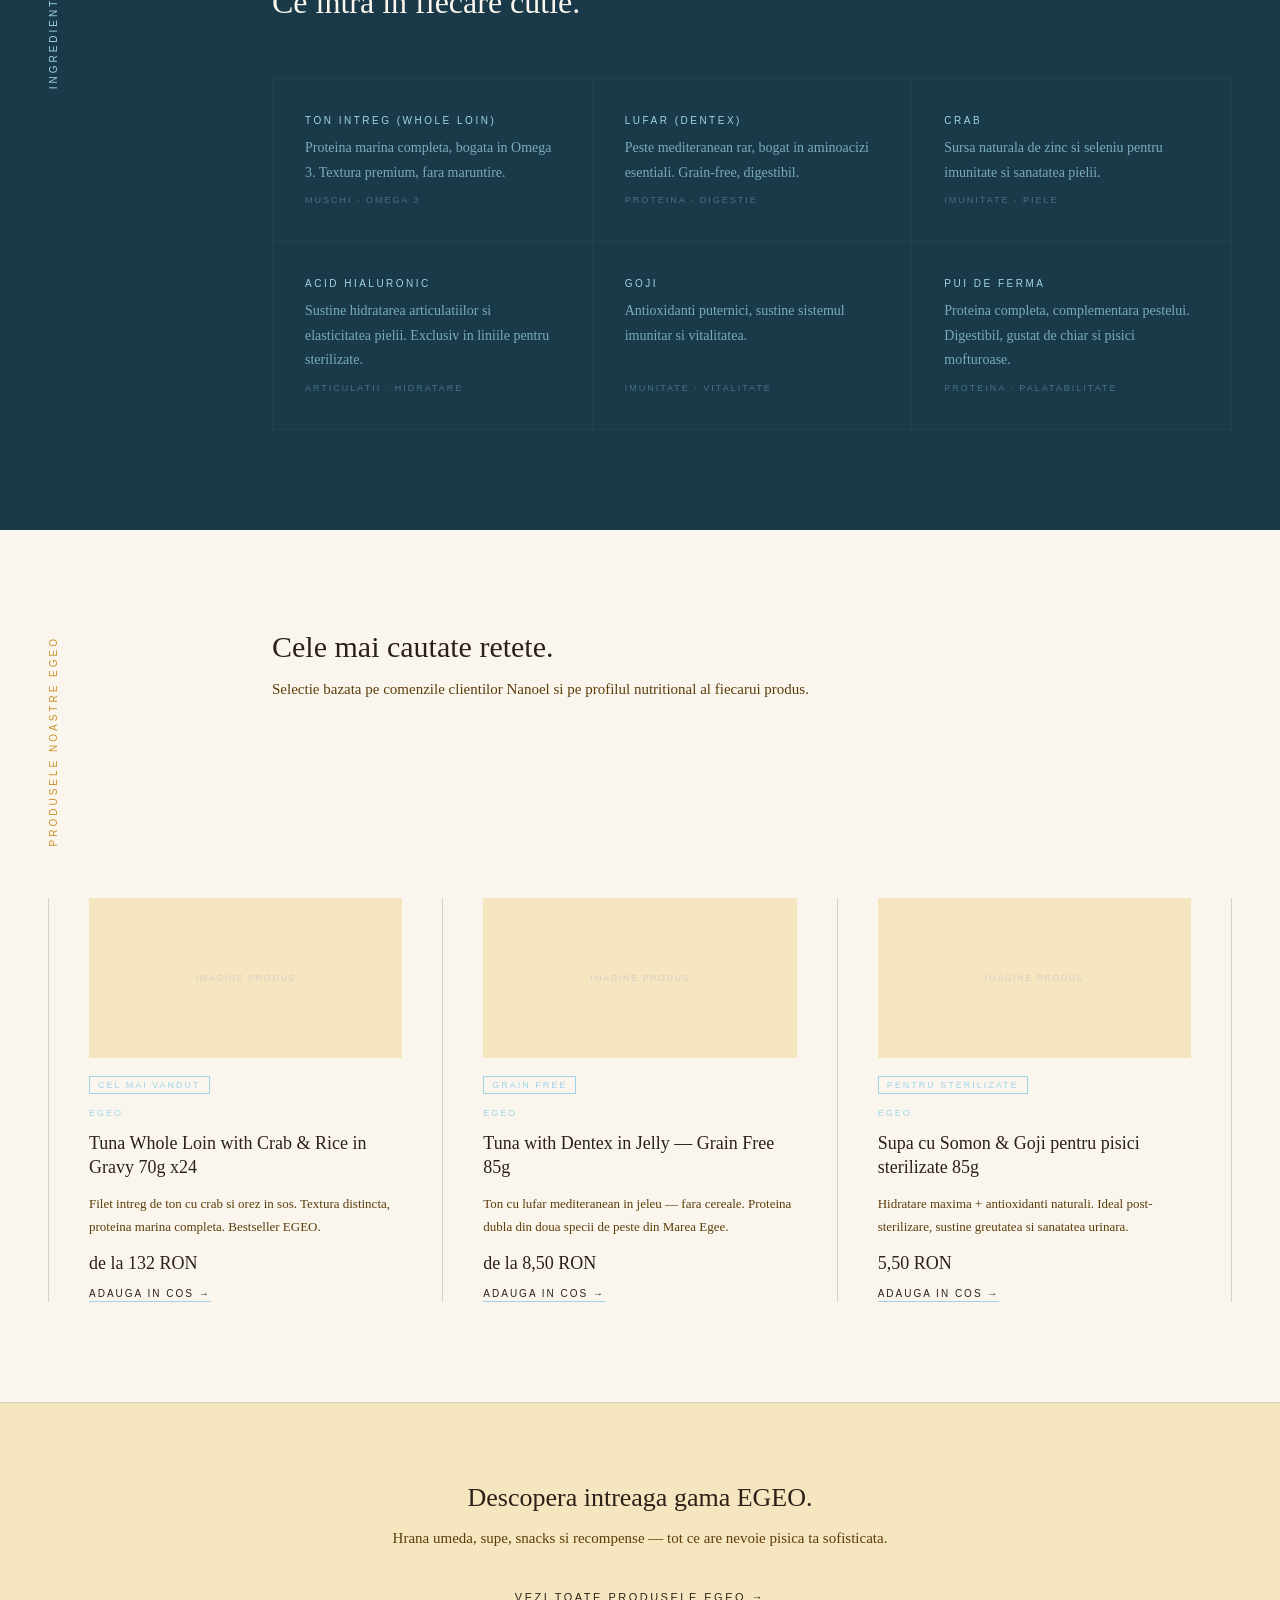
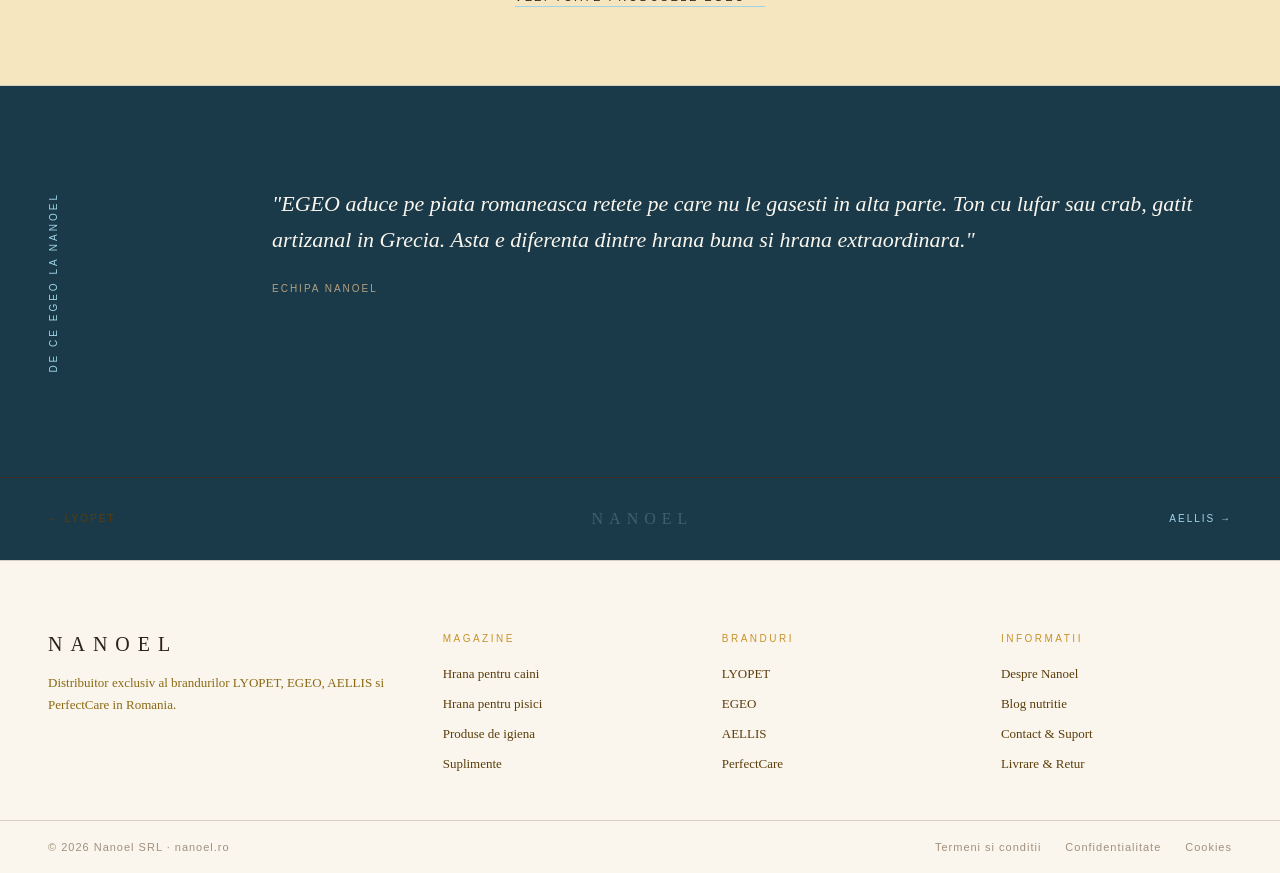
<file: egeo.html>
<!DOCTYPE html>
<html lang="ro">
<head>
<meta charset="UTF-8">
<meta name="viewport" content="width=device-width, initial-scale=1.0">
<title>EGEO — Hrana umeda pentru pisici · Nanoel</title>
<link rel="stylesheet" href="shared.css">
<style>
  .hero { background: #1A3A4A; }
  .hero-eyebrow { color: #9FD4E8; }
  .hero-headline em { color: #9FD4E8; }
  .hero-deco-word { color: #9FD4E8; }
  .hero-deco-label { color: #3D6070; }
  .ingredients-section { background: #1A3A4A; }
  .ingredients-headline { color: var(--text-on-dark); }
  .ingredients-grid { border-color: #253F4E; }
  .ingredient-cell { border-color: #253F4E; }
  .ingredient-name { color: #9FD4E8; }
  .ingredient-desc { color: #7AABB8; }
  .ingredient-benefit { color: #4A7080; }
  .quote-section { background: #1A3A4A; }
  .quote-text { color: var(--text-on-dark); }
  .brand-nav-footer { background: #1A3A4A; }
  .pillars-grid { grid-template-columns: repeat(3, 1fr); }
  .products-grid { grid-template-columns: repeat(3, 1fr); }
  .section-label { color: #9FD4E8; }
  .asym .side .section-label { color: #9FD4E8; }
  .pillar-label { color: #9FD4E8; }
  .product-badge { color: #9FD4E8; border-color: #9FD4E8; }
  .product-brand { color: #9FD4E8; }
  .product-cta { border-color: #9FD4E8; }
  .cta-link { border-color: #9FD4E8; }
  .breadcrumb-inner .current { color: #1A3A4A; }
</style>
</head>
<body>

<div class="promo-bar">
  Livrare gratuita la comenzi peste 150 RON &nbsp;·&nbsp; <a href="#">Descopera brandurile noastre exclusive →</a>
</div>

<nav class="main-nav">
  <div class="nav-inner">
    <ul class="nav-links">
      <li><a href="#">Caini</a></li>
      <li><a href="#">Pisici</a></li>
      <li><a href="#">Igiena</a></li>
    </ul>
    <div class="nav-logo">
      <a href="index.html" class="logo-text">
        <svg class="logo-badge" viewBox="0 0 100 100" xmlns="http://www.w3.org/2000/svg">
          <circle cx="50" cy="50" r="48" fill="#2C2118"/>
          <circle cx="50" cy="50" r="44" fill="none" stroke="#C8922A" stroke-width="1.5" stroke-dasharray="4 3"/>
          <g fill="#C8922A">
            <ellipse cx="50" cy="58" rx="14" ry="10"/>
            <circle cx="50" cy="42" r="9"/>
            <ellipse cx="43" cy="36" rx="4" ry="7" transform="rotate(-15 43 36)"/>
            <ellipse cx="57" cy="36" rx="4" ry="7" transform="rotate(15 57 36)"/>
            <rect x="37" y="66" width="5" height="10" rx="2"/>
            <rect x="44" y="67" width="5" height="9" rx="2"/>
            <rect x="51" y="67" width="5" height="9" rx="2"/>
            <rect x="58" y="66" width="5" height="10" rx="2"/>
            <path d="M64 56 Q74 48 70 40" stroke="#C8922A" stroke-width="3.5" fill="none" stroke-linecap="round"/>
          </g>
          <text x="50" y="88" text-anchor="middle" font-family="Arial" font-size="8" letter-spacing="2" fill="#C8922A">PET SHOP</text>
        </svg>
        NANOEL
      </a>
    </div>
    <div class="nav-icons">
      <ul class="nav-links" style="margin-right:16px">
        <li><a href="#">Branduri</a></li>
        <li><a href="#">Blog</a></li>
      </ul>
      <button class="nav-icon-btn" aria-label="Cauta"><svg width="18" height="18" viewBox="0 0 24 24" fill="none" stroke="currentColor" stroke-width="1.5" stroke-linecap="round" stroke-linejoin="round"><circle cx="11" cy="11" r="8"/><path d="m21 21-4.35-4.35"/></svg></button>
      <button class="nav-icon-btn" aria-label="Cont"><svg width="18" height="18" viewBox="0 0 24 24" fill="none" stroke="currentColor" stroke-width="1.5" stroke-linecap="round" stroke-linejoin="round"><path d="M20 21v-2a4 4 0 0 0-4-4H8a4 4 0 0 0-4 4v2"/><circle cx="12" cy="7" r="4"/></svg></button>
      <button class="nav-icon-btn" aria-label="Cos" style="position:relative"><svg width="18" height="18" viewBox="0 0 24 24" fill="none" stroke="currentColor" stroke-width="1.5" stroke-linecap="round" stroke-linejoin="round"><path d="M6 2 3 6v14a2 2 0 0 0 2 2h14a2 2 0 0 0 2-2V6l-3-4z"/><line x1="3" x2="21" y1="6" y2="6"/><path d="M16 10a4 4 0 0 1-8 0"/></svg><span class="cart-count">0</span></button>
    </div>
  </div>
</nav>

<div class="breadcrumb">
  <div class="breadcrumb-inner">
    <a href="index.html">Acasa</a><span class="sep">—</span>
    <a href="#">Branduri</a><span class="sep">—</span>
    <span class="current">EGEO</span>
  </div>
</div>

<!-- HERO -->
<section class="hero">
  <div class="hero-inner">
    <div>
      <p class="hero-eyebrow">Brand · Hrana umeda pentru pisici</p>
      <h1 class="hero-headline">Marea Egee, in <em>bolul</em><br>pisicii tale.</h1>
      <p class="hero-sub">EGEO este hrana umeda artizanala inspirata de Marea Egee — peste prins in mare deschisa, gatit la abur, fara conservanti.</p>
      <a href="#produse" class="hero-cta">Descopera produsele →</a>
    </div>
    <div class="hero-deco">
      <div class="hero-deco-word">EGEO</div>
      <div class="hero-deco-label" style="color:#3D6070;">Grecia · Artizanal · Mare deschisa</div>
    </div>
  </div>
</section>

<!-- POVESTE -->
<section class="story-section">
  <div class="asym">
    <div class="side"><span class="section-label" style="color:var(--accent);">Povestea</span></div>
    <div>
      <h2 class="story-headline">Un brand nascut din marea cea mai bogata a Europei.</h2>
      <div class="story-body">
        <p>EGEO porneste de la o convingere simpla: pisicile sunt carnivore cu nevoi nutritionale precise, iar hrana lor ar trebui sa reflecte asta. Inspirat de diversitatea Marii Egee, brandul combina peste prins sustenabil cu pui de ferma si ingrediente 100% naturale.</p>
        <p>Productia este artizanala — procesare manuala, gatit la abur pentru pastrarea nutrientilor si reducerea caloriilor, fara aditivi artificiali. Materiile prime sunt de calitate umana, pescuite fara a afecta ecosistemul marin.</p>
        <p>La Nanoel am ales EGEO pentru ca aduce pe piata romaneasca retete pe care nu le gasesti in nicio alta parte — ton cu lufar, dorada, biban de mare sau crab, combinate cu ingrediente functionale ca acid hialuronic sau goji.</p>
      </div>
    </div>
  </div>
</section>

<!-- 3 PILONI -->
<section class="pillars-section">
  <div class="pillars-grid">
    <div class="pillar">
      <div class="pillar-number">0</div>
      <div class="pillar-label">Conservanti & coloranti</div>
      <p class="pillar-desc">Fara aditivi artificiali, fillers sau coloranti in nicio reteta.</p>
    </div>
    <div class="pillar">
      <div class="pillar-number">100%</div>
      <div class="pillar-label">Ingrediente de calitate umana</div>
      <p class="pillar-desc">Fiecare materie prima e aprobata pentru consum uman si pescuita sustenabil.</p>
    </div>
    <div class="pillar">
      <div class="pillar-number" style="font-size:36px; padding-top:8px;">Artizanal</div>
      <div class="pillar-label">Productie handmade</div>
      <p class="pillar-desc">Controlul calitatii manual, arome personalizate, gatit la abur.</p>
    </div>
  </div>
</section>

<!-- INGREDIENTE -->
<section class="ingredients-section">
  <div class="asym">
    <div class="side"><span class="section-label">Ingrediente</span></div>
    <div>
      <h2 class="ingredients-headline">Ce intra in fiecare cutie.</h2>
      <div class="ingredients-grid">
        <div class="ingredient-cell">
          <div class="ingredient-name">Ton intreg (whole loin)</div>
          <p class="ingredient-desc">Proteina marina completa, bogata in Omega 3. Textura premium, fara maruntire.</p>
          <div class="ingredient-benefit">Muschi · Omega 3</div>
        </div>
        <div class="ingredient-cell">
          <div class="ingredient-name">Lufar (dentex)</div>
          <p class="ingredient-desc">Peste mediteranean rar, bogat in aminoacizi esentiali. Grain-free, digestibil.</p>
          <div class="ingredient-benefit">Proteina · Digestie</div>
        </div>
        <div class="ingredient-cell">
          <div class="ingredient-name">Crab</div>
          <p class="ingredient-desc">Sursa naturala de zinc si seleniu pentru imunitate si sanatatea pielii.</p>
          <div class="ingredient-benefit">Imunitate · Piele</div>
        </div>
        <div class="ingredient-cell">
          <div class="ingredient-name">Acid hialuronic</div>
          <p class="ingredient-desc">Sustine hidratarea articulatiilor si elasticitatea pielii. Exclusiv in liniile pentru sterilizate.</p>
          <div class="ingredient-benefit">Articulatii · Hidratare</div>
        </div>
        <div class="ingredient-cell">
          <div class="ingredient-name">Goji</div>
          <p class="ingredient-desc">Antioxidanti puternici, sustine sistemul imunitar si vitalitatea.</p>
          <div class="ingredient-benefit">Imunitate · Vitalitate</div>
        </div>
        <div class="ingredient-cell">
          <div class="ingredient-name">Pui de ferma</div>
          <p class="ingredient-desc">Proteina completa, complementara pestelui. Digestibil, gustat de chiar si pisici mofturoase.</p>
          <div class="ingredient-benefit">Proteina · Palatabilitate</div>
        </div>
      </div>
    </div>
  </div>
</section>

<!-- PRODUSE -->
<section class="products-section" id="produse">
  <div class="section-inner">
    <div class="asym" style="padding:0; margin-bottom:48px;">
      <div class="side"><span class="section-label" style="color:var(--accent);">Produsele noastre EGEO</span></div>
      <div class="products-header">
        <h2 class="products-title">Cele mai cautate retete.</h2>
        <p class="products-sub">Selectie bazata pe comenzile clientilor Nanoel si pe profilul nutritional al fiecarui produs.</p>
      </div>
    </div>
    <div class="products-grid">
      <div class="product-card">
        <div class="product-img"><span class="product-img-label">imagine produs</span></div>
        <span class="product-badge">Cel mai vandut</span>
        <div class="product-brand">EGEO</div>
        <div class="product-name">Tuna Whole Loin with Crab & Rice in Gravy 70g x24</div>
        <p class="product-desc">Filet intreg de ton cu crab si orez in sos. Textura distincta, proteina marina completa. Bestseller EGEO.</p>
        <div class="product-price">de la 132 RON</div>
        <a href="#" class="product-cta">Adauga in cos →</a>
      </div>
      <div class="product-card">
        <div class="product-img"><span class="product-img-label">imagine produs</span></div>
        <span class="product-badge">Grain Free</span>
        <div class="product-brand">EGEO</div>
        <div class="product-name">Tuna with Dentex in Jelly — Grain Free 85g</div>
        <p class="product-desc">Ton cu lufar mediteranean in jeleu — fara cereale. Proteina dubla din doua specii de peste din Marea Egee.</p>
        <div class="product-price">de la 8,50 RON</div>
        <a href="#" class="product-cta">Adauga in cos →</a>
      </div>
      <div class="product-card">
        <div class="product-img"><span class="product-img-label">imagine produs</span></div>
        <span class="product-badge">Pentru sterilizate</span>
        <div class="product-brand">EGEO</div>
        <div class="product-name">Supa cu Somon & Goji pentru pisici sterilizate 85g</div>
        <p class="product-desc">Hidratare maxima + antioxidanti naturali. Ideal post-sterilizare, sustine greutatea si sanatatea urinara.</p>
        <div class="product-price">5,50 RON</div>
        <a href="#" class="product-cta">Adauga in cos →</a>
      </div>
    </div>
  </div>
</section>

<!-- CTA BAND -->
<div class="cta-band" style="background: var(--cream-warm);">
  <h2 class="cta-headline">Descopera intreaga gama EGEO.</h2>
  <p class="cta-sub">Hrana umeda, supe, snacks si recompense — tot ce are nevoie pisica ta sofisticata.</p>
  <a href="#" class="cta-link">Vezi toate produsele EGEO →</a>
</div>

<!-- CITAT -->
<section class="quote-section">
  <div class="asym">
    <div class="side"><span class="section-label">De ce EGEO la Nanoel</span></div>
    <div>
      <blockquote class="quote-text">"EGEO aduce pe piata romaneasca retete pe care nu le gasesti in alta parte. Ton cu lufar sau crab, gatit artizanal in Grecia. Asta e diferenta dintre hrana buna si hrana extraordinara."</blockquote>
      <div class="quote-source">Echipa Nanoel</div>
    </div>
  </div>
</section>

<!-- BRAND NAV FOOTER -->
<div class="brand-nav-footer">
  <a href="lyopet.html" class="brand-nav-link" style="color:#5C3D0A;">← LYOPET</a>
  <span class="brand-nav-center" style="color:#3D6070;">NANOEL</span>
  <a href="aellis.html" class="brand-nav-link" style="color:#9FD4E8;">AELLIS →</a>
</div>

<!-- FOOTER -->
<footer class="footer">
  <div class="footer-grid">
    <div>
      <span class="footer-brand-name">NANOEL</span>
      <p class="footer-tagline">Distribuitor exclusiv al brandurilor LYOPET, EGEO, AELLIS si PerfectCare in Romania.</p>
    </div>
    <div>
      <span class="footer-col-title">Magazine</span>
      <ul class="footer-links">
        <li><a href="#">Hrana pentru caini</a></li>
        <li><a href="#">Hrana pentru pisici</a></li>
        <li><a href="#">Produse de igiena</a></li>
        <li><a href="#">Suplimente</a></li>
      </ul>
    </div>
    <div>
      <span class="footer-col-title">Branduri</span>
      <ul class="footer-links">
        <li><a href="lyopet.html">LYOPET</a></li>
        <li><a href="egeo.html">EGEO</a></li>
        <li><a href="aellis.html">AELLIS</a></li>
        <li><a href="perfectcare.html">PerfectCare</a></li>
      </ul>
    </div>
    <div>
      <span class="footer-col-title">Informatii</span>
      <ul class="footer-links">
        <li><a href="#">Despre Nanoel</a></li>
        <li><a href="#">Blog nutritie</a></li>
        <li><a href="#">Contact & Suport</a></li>
        <li><a href="#">Livrare & Retur</a></li>
      </ul>
    </div>
  </div>
  <div class="footer-bottom">
    <span class="footer-copy">© 2026 Nanoel SRL · nanoel.ro</span>
    <div class="footer-legal">
      <a href="#">Termeni si conditii</a>
      <a href="#">Confidentialitate</a>
      <a href="#">Cookies</a>
    </div>
  </div>
</footer>
</body>
</html>
</file>
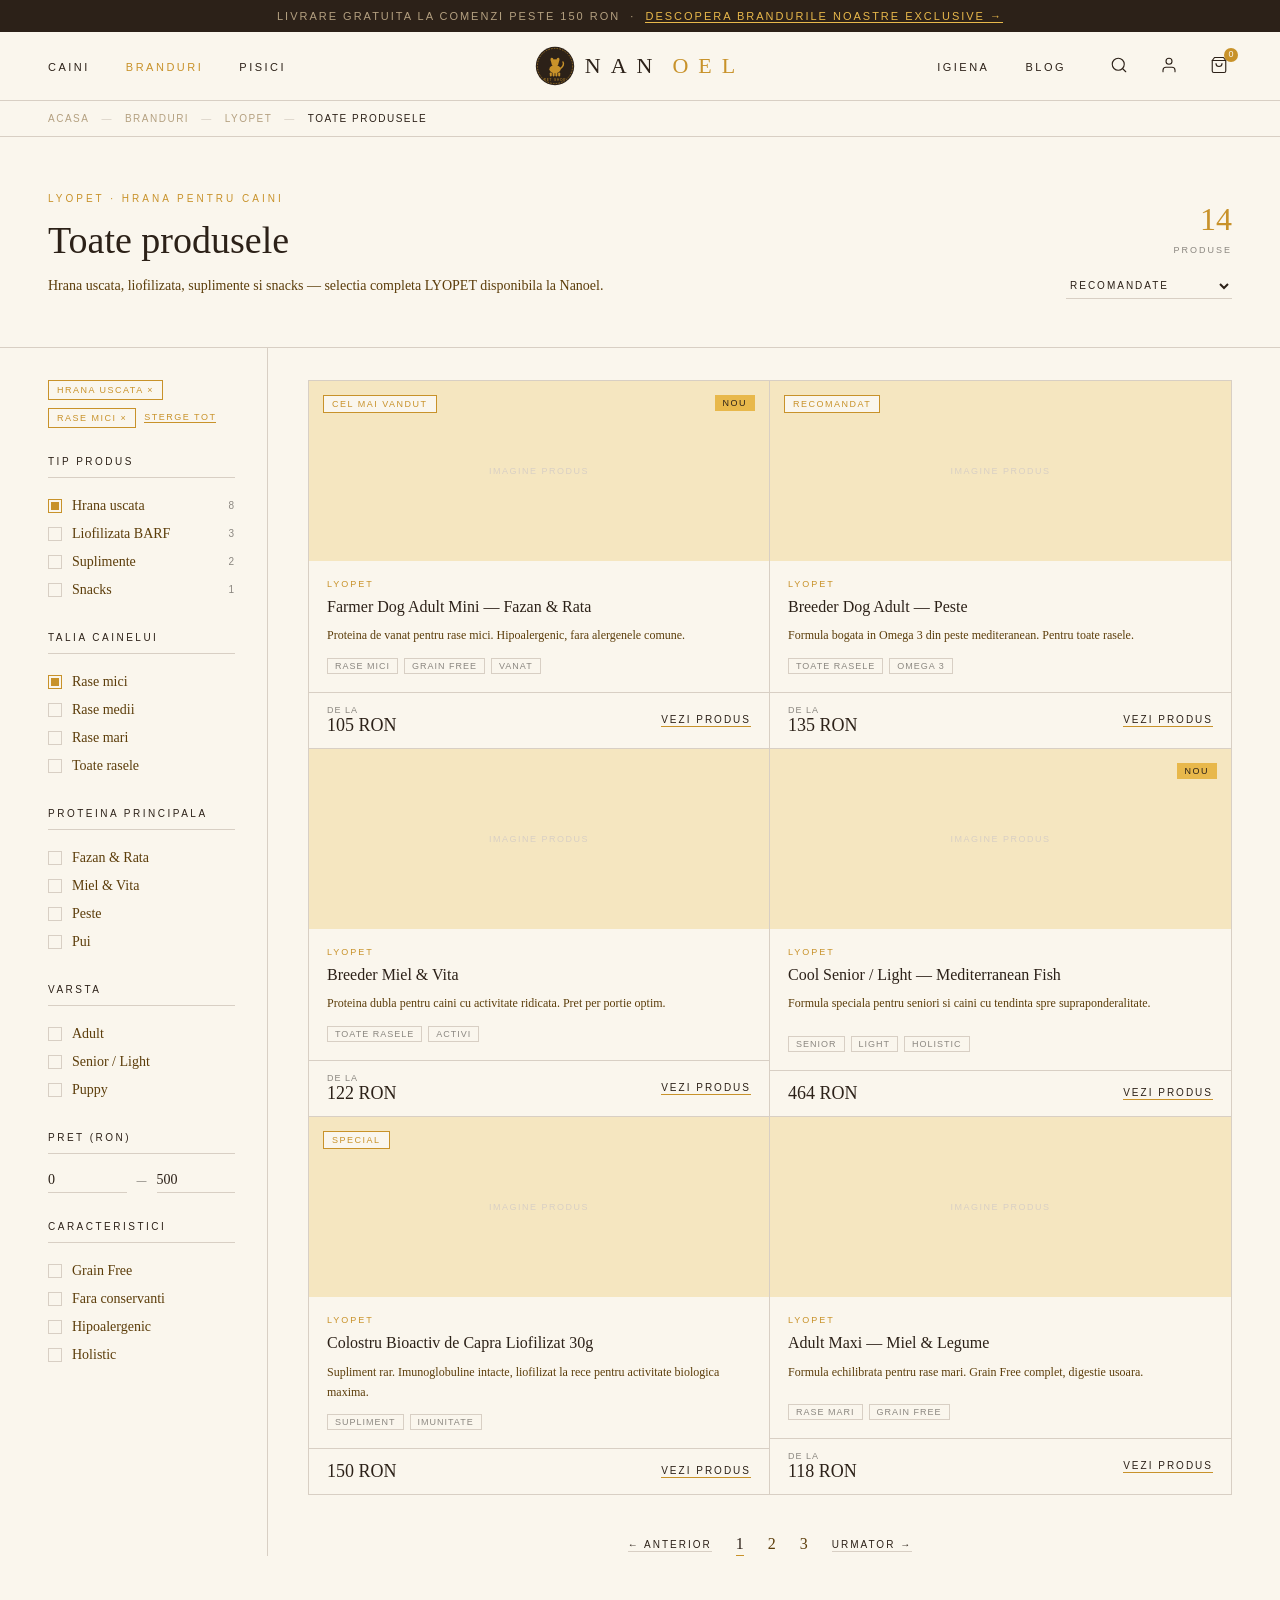
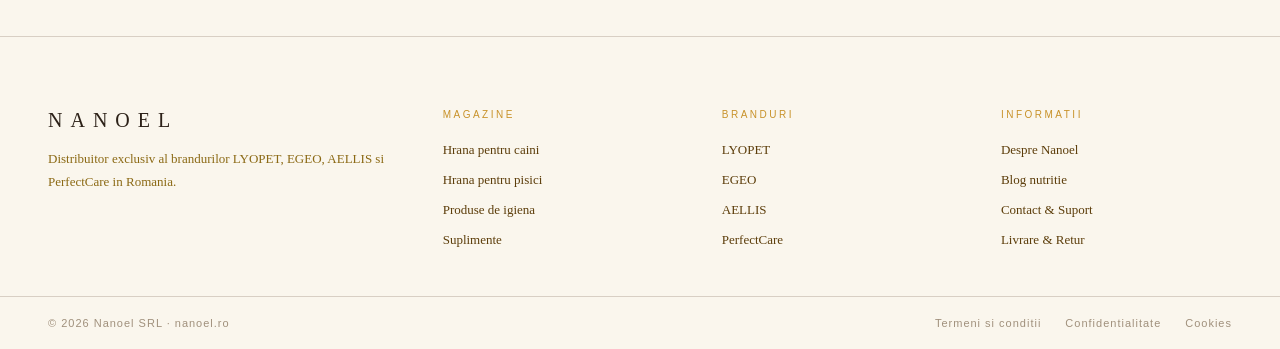
<file: lyopet-collection.html>
<!DOCTYPE html>
<html lang="ro">
<head>
<meta charset="UTF-8">
<meta name="viewport" content="width=device-width, initial-scale=1.0">
<title>Toate produsele LYOPET · Nanoel</title>
<link rel="stylesheet" href="shared.css">
<style>
/* ── PAGE SPECIFIC ── */
.collection-header {
  max-width: 1400px;
  margin: 0 auto;
  padding: 56px 48px 48px;
  display: grid;
  grid-template-columns: 1fr auto;
  gap: 40px;
  align-items: end;
  border-bottom: 0.5px solid var(--border);
}
.col-eyebrow {
  font-family: Arial, sans-serif;
  font-size: 10px;
  letter-spacing: 3px;
  text-transform: uppercase;
  color: var(--accent);
  margin-bottom: 14px;
}
.col-title {
  font-family: Georgia, serif;
  font-size: 38px;
  font-weight: 400;
  color: var(--dark);
  margin-bottom: 12px;
}
.col-subtitle {
  font-family: Georgia, serif;
  font-size: 14px;
  color: var(--text-secondary);
  line-height: 1.75;
}
.col-meta {
  text-align: right;
  display: flex;
  flex-direction: column;
  align-items: flex-end;
  gap: 10px;
}
.col-count-num {
  font-family: Georgia, serif;
  font-size: 32px;
  font-weight: 400;
  color: var(--accent);
  line-height: 1;
}
.col-count-label {
  font-family: Arial, sans-serif;
  font-size: 9px;
  letter-spacing: 2px;
  text-transform: uppercase;
  color: #8B8780;
}
.col-sort {
  font-family: Arial, sans-serif;
  font-size: 10px;
  letter-spacing: 2px;
  text-transform: uppercase;
  color: var(--dark);
  border: none;
  border-bottom: 0.5px solid var(--border);
  background: transparent;
  padding: 6px 0;
  outline: none;
  cursor: pointer;
  margin-top: 8px;
}

/* ── COLLECTION BODY ── */
.collection-body {
  max-width: 1400px;
  margin: 0 auto;
  padding: 0 48px 80px;
  display: grid;
  grid-template-columns: 220px 1fr;
  gap: 0;
}

/* ── SIDEBAR ── */
.sidebar {
  border-right: 0.5px solid var(--border);
  padding: 32px 32px 32px 0;
}
.active-filters {
  margin-bottom: 28px;
  display: flex;
  flex-wrap: wrap;
  gap: 8px;
  align-items: center;
}
.filter-pill {
  font-family: Arial, sans-serif;
  font-size: 9px;
  letter-spacing: 1.5px;
  text-transform: uppercase;
  color: var(--accent);
  border: 0.5px solid var(--accent);
  padding: 4px 8px;
  cursor: pointer;
  transition: background 0.15s;
}
.filter-pill:hover { background: #F5E6C0; }
.clear-filters {
  font-family: Arial, sans-serif;
  font-size: 9px;
  letter-spacing: 1.5px;
  text-transform: uppercase;
  color: var(--accent);
  text-decoration: none;
  border-bottom: 0.5px solid var(--accent);
  cursor: pointer;
}

.filter-section {
  margin-bottom: 28px;
}
.filter-title {
  font-family: Arial, sans-serif;
  font-size: 10px;
  letter-spacing: 2.5px;
  text-transform: uppercase;
  color: var(--dark);
  border-bottom: 0.5px solid var(--border);
  padding-bottom: 10px;
  margin-bottom: 14px;
}
.filter-option {
  display: flex;
  align-items: center;
  gap: 10px;
  padding: 6px 0;
  cursor: pointer;
}
.filter-option:hover .filter-label { color: var(--accent); }
.checkbox {
  width: 14px;
  height: 14px;
  border: 0.5px solid var(--border);
  flex-shrink: 0;
  display: flex;
  align-items: center;
  justify-content: center;
  transition: border-color 0.15s;
}
.checkbox.checked {
  border-color: var(--accent);
}
.checkbox.checked::after {
  content: '';
  width: 8px;
  height: 8px;
  background: var(--accent);
  display: block;
}
.filter-label {
  font-family: Georgia, serif;
  font-size: 14px;
  color: var(--text-secondary);
  flex: 1;
  transition: color 0.15s;
}
.filter-count {
  font-family: Arial, sans-serif;
  font-size: 10px;
  color: #8B8780;
  letter-spacing: 1px;
}

.price-inputs {
  display: flex;
  align-items: center;
  gap: 10px;
  margin-top: 8px;
}
.price-input {
  flex: 1;
  font-family: Georgia, serif;
  font-size: 14px;
  color: var(--dark);
  border: none;
  border-bottom: 0.5px solid var(--border);
  background: transparent;
  padding: 4px 0;
  outline: none;
  width: 0;
}
.price-sep {
  font-family: Arial, sans-serif;
  font-size: 10px;
  color: #8B8780;
}

/* ── PRODUCT GRID ── */
.products-area {
  padding: 32px 0 0 40px;
}
.product-grid-wrap {
  border: 0.5px solid var(--border);
}
.product-grid-2 {
  display: grid;
  grid-template-columns: 1fr 1fr;
}
.p-card {
  border-right: 0.5px solid var(--border);
  border-bottom: 0.5px solid var(--border);
  display: flex;
  flex-direction: column;
  cursor: pointer;
  transition: opacity 0.15s;
}
.p-card:hover { opacity: 0.9; }
.p-card:nth-child(2n) { border-right: none; }
.p-card:nth-last-child(-n+2) { border-bottom: none; }

.p-img {
  background: #F5E6C0;
  height: 180px;
  position: relative;
  display: flex;
  align-items: center;
  justify-content: center;
}
.p-img-placeholder {
  font-family: Arial, sans-serif;
  font-size: 9px;
  letter-spacing: 1.5px;
  text-transform: uppercase;
  color: var(--border);
}
.badge-left {
  position: absolute;
  top: 14px;
  left: 14px;
  font-family: Arial, sans-serif;
  font-size: 9px;
  letter-spacing: 1.5px;
  text-transform: uppercase;
  color: var(--accent);
  border: 0.5px solid var(--accent);
  background: var(--cream);
  padding: 3px 8px;
}
.badge-right {
  position: absolute;
  top: 14px;
  right: 14px;
  font-family: Arial, sans-serif;
  font-size: 9px;
  letter-spacing: 1.5px;
  text-transform: uppercase;
  color: var(--dark);
  background: var(--accent-light);
  padding: 3px 8px;
}

.p-body {
  padding: 18px;
  flex: 1;
  display: flex;
  flex-direction: column;
  gap: 8px;
}
.p-brand {
  font-family: Arial, sans-serif;
  font-size: 9px;
  letter-spacing: 2px;
  text-transform: uppercase;
  color: var(--accent);
}
.p-name {
  font-family: Georgia, serif;
  font-size: 16px;
  font-weight: 400;
  color: var(--dark);
  line-height: 1.3;
}
.p-desc {
  font-family: Georgia, serif;
  font-size: 12px;
  color: var(--text-secondary);
  line-height: 1.7;
  flex: 1;
}
.p-tags {
  display: flex;
  flex-wrap: wrap;
  gap: 6px;
  margin-top: 4px;
}
.p-tag {
  font-family: Arial, sans-serif;
  font-size: 9px;
  letter-spacing: 1px;
  text-transform: uppercase;
  color: #8B8780;
  border: 0.5px solid var(--border);
  padding: 2px 7px;
}
.p-footer {
  padding: 12px 18px;
  border-top: 0.5px solid var(--border);
  display: flex;
  align-items: center;
  justify-content: space-between;
}
.p-price-wrap { display: flex; flex-direction: column; }
.p-from {
  font-family: Arial, sans-serif;
  font-size: 9px;
  letter-spacing: 1px;
  text-transform: uppercase;
  color: #8B8780;
}
.p-price {
  font-family: Georgia, serif;
  font-size: 18px;
  color: var(--dark);
}
.p-cta {
  font-family: Arial, sans-serif;
  font-size: 10px;
  letter-spacing: 2px;
  text-transform: uppercase;
  color: var(--dark);
  text-decoration: none;
  border-bottom: 0.5px solid var(--accent);
  padding-bottom: 1px;
}

/* ── PAGINATION ── */
.pagination {
  display: flex;
  justify-content: center;
  align-items: center;
  gap: 24px;
  margin-top: 40px;
}
.page-arrow {
  font-family: Arial, sans-serif;
  font-size: 10px;
  letter-spacing: 2px;
  text-transform: uppercase;
  color: var(--dark);
  text-decoration: none;
  border-bottom: 0.5px solid var(--border);
  padding-bottom: 1px;
  cursor: pointer;
}
.page-num {
  font-family: Georgia, serif;
  font-size: 16px;
  color: var(--text-secondary);
  cursor: pointer;
  padding-bottom: 2px;
  border-bottom: 0.5px solid transparent;
  transition: border-color 0.15s;
}
.page-num.active {
  color: var(--dark);
  border-bottom-color: var(--accent);
}
.page-num:hover { border-bottom-color: var(--border); }
</style>
</head>
<body>

<div class="promo-bar">
  Livrare gratuita la comenzi peste 150 RON &nbsp;·&nbsp; <a href="#">Descopera brandurile noastre exclusive →</a>
</div>

<nav class="main-nav">
  <div class="nav-inner">
    <ul class="nav-links">
      <li><a href="#">Caini</a></li>
      <li><a href="lyopet.html" style="color:var(--accent)">Branduri</a></li>
      <li><a href="#">Pisici</a></li>
    </ul>
    <div class="nav-logo">
      <a href="index.html" class="logo-text">
        <svg class="logo-badge" viewBox="0 0 100 100" xmlns="http://www.w3.org/2000/svg">
          <circle cx="50" cy="50" r="48" fill="#2C2118"/>
          <circle cx="50" cy="50" r="44" fill="none" stroke="#C8922A" stroke-width="1.5" stroke-dasharray="4 3"/>
          <g fill="#C8922A"><ellipse cx="50" cy="58" rx="14" ry="10"/><circle cx="50" cy="42" r="9"/><ellipse cx="43" cy="36" rx="4" ry="7" transform="rotate(-15 43 36)"/><ellipse cx="57" cy="36" rx="4" ry="7" transform="rotate(15 57 36)"/><rect x="37" y="66" width="5" height="10" rx="2"/><rect x="44" y="67" width="5" height="9" rx="2"/><rect x="51" y="67" width="5" height="9" rx="2"/><rect x="58" y="66" width="5" height="10" rx="2"/><path d="M64 56 Q74 48 70 40" stroke="#C8922A" stroke-width="3.5" fill="none" stroke-linecap="round"/></g>
          <text x="50" y="88" text-anchor="middle" font-family="Arial" font-size="8" letter-spacing="2" fill="#C8922A">PET SHOP</text>
        </svg>
        NAN<span style="color:var(--accent)">OEL</span>
      </a>
    </div>
    <div class="nav-icons">
      <ul class="nav-links" style="margin-right:16px">
        <li><a href="#">Igiena</a></li>
        <li><a href="#">Blog</a></li>
      </ul>
      <button class="nav-icon-btn"><svg width="18" height="18" viewBox="0 0 24 24" fill="none" stroke="currentColor" stroke-width="1.5" stroke-linecap="round" stroke-linejoin="round"><circle cx="11" cy="11" r="8"/><path d="m21 21-4.35-4.35"/></svg></button>
      <button class="nav-icon-btn"><svg width="18" height="18" viewBox="0 0 24 24" fill="none" stroke="currentColor" stroke-width="1.5" stroke-linecap="round" stroke-linejoin="round"><path d="M20 21v-2a4 4 0 0 0-4-4H8a4 4 0 0 0-4 4v2"/><circle cx="12" cy="7" r="4"/></svg></button>
      <button class="nav-icon-btn" style="position:relative"><svg width="18" height="18" viewBox="0 0 24 24" fill="none" stroke="currentColor" stroke-width="1.5" stroke-linecap="round" stroke-linejoin="round"><path d="M6 2 3 6v14a2 2 0 0 0 2 2h14a2 2 0 0 0 2-2V6l-3-4z"/><line x1="3" x2="21" y1="6" y2="6"/><path d="M16 10a4 4 0 0 1-8 0"/></svg><span class="cart-count">0</span></button>
    </div>
  </div>
</nav>

<div class="breadcrumb">
  <div class="breadcrumb-inner">
    <a href="index.html">Acasa</a><span class="sep">—</span>
    <a href="#">Branduri</a><span class="sep">—</span>
    <a href="lyopet.html">LYOPET</a><span class="sep">—</span>
    <span class="current">Toate produsele</span>
  </div>
</div>

<!-- COLLECTION HEADER -->
<div class="collection-header">
  <div>
    <div class="col-eyebrow">LYOPET · Hrana pentru caini</div>
    <h1 class="col-title">Toate produsele</h1>
    <p class="col-subtitle">Hrana uscata, liofilizata, suplimente si snacks — selectia completa LYOPET disponibila la Nanoel.</p>
  </div>
  <div class="col-meta">
    <div class="col-count-num">14</div>
    <div class="col-count-label">produse</div>
    <select class="col-sort">
      <option>Recomandate</option>
      <option>Pret crescator</option>
      <option>Pret descrescator</option>
      <option>Cele mai vandute</option>
    </select>
  </div>
</div>

<!-- COLLECTION BODY -->
<div class="collection-body">

  <!-- SIDEBAR -->
  <aside class="sidebar">
    <div class="active-filters">
      <span class="filter-pill">Hrana uscata ×</span>
      <span class="filter-pill">Rase mici ×</span>
      <span class="clear-filters">Sterge tot</span>
    </div>

    <div class="filter-section">
      <div class="filter-title">Tip produs</div>
      <label class="filter-option">
        <div class="checkbox checked"></div>
        <span class="filter-label">Hrana uscata</span>
        <span class="filter-count">8</span>
      </label>
      <label class="filter-option">
        <div class="checkbox"></div>
        <span class="filter-label">Liofilizata BARF</span>
        <span class="filter-count">3</span>
      </label>
      <label class="filter-option">
        <div class="checkbox"></div>
        <span class="filter-label">Suplimente</span>
        <span class="filter-count">2</span>
      </label>
      <label class="filter-option">
        <div class="checkbox"></div>
        <span class="filter-label">Snacks</span>
        <span class="filter-count">1</span>
      </label>
    </div>

    <div class="filter-section">
      <div class="filter-title">Talia cainelui</div>
      <label class="filter-option">
        <div class="checkbox checked"></div>
        <span class="filter-label">Rase mici</span>
      </label>
      <label class="filter-option">
        <div class="checkbox"></div>
        <span class="filter-label">Rase medii</span>
      </label>
      <label class="filter-option">
        <div class="checkbox"></div>
        <span class="filter-label">Rase mari</span>
      </label>
      <label class="filter-option">
        <div class="checkbox"></div>
        <span class="filter-label">Toate rasele</span>
      </label>
    </div>

    <div class="filter-section">
      <div class="filter-title">Proteina principala</div>
      <label class="filter-option">
        <div class="checkbox"></div>
        <span class="filter-label">Fazan & Rata</span>
      </label>
      <label class="filter-option">
        <div class="checkbox"></div>
        <span class="filter-label">Miel & Vita</span>
      </label>
      <label class="filter-option">
        <div class="checkbox"></div>
        <span class="filter-label">Peste</span>
      </label>
      <label class="filter-option">
        <div class="checkbox"></div>
        <span class="filter-label">Pui</span>
      </label>
    </div>

    <div class="filter-section">
      <div class="filter-title">Varsta</div>
      <label class="filter-option">
        <div class="checkbox"></div>
        <span class="filter-label">Adult</span>
      </label>
      <label class="filter-option">
        <div class="checkbox"></div>
        <span class="filter-label">Senior / Light</span>
      </label>
      <label class="filter-option">
        <div class="checkbox"></div>
        <span class="filter-label">Puppy</span>
      </label>
    </div>

    <div class="filter-section">
      <div class="filter-title">Pret (RON)</div>
      <div class="price-inputs">
        <input class="price-input" type="text" placeholder="Min" value="0">
        <span class="price-sep">—</span>
        <input class="price-input" type="text" placeholder="Max" value="500">
      </div>
    </div>

    <div class="filter-section">
      <div class="filter-title">Caracteristici</div>
      <label class="filter-option">
        <div class="checkbox"></div>
        <span class="filter-label">Grain Free</span>
      </label>
      <label class="filter-option">
        <div class="checkbox"></div>
        <span class="filter-label">Fara conservanti</span>
      </label>
      <label class="filter-option">
        <div class="checkbox"></div>
        <span class="filter-label">Hipoalergenic</span>
      </label>
      <label class="filter-option">
        <div class="checkbox"></div>
        <span class="filter-label">Holistic</span>
      </label>
    </div>
  </aside>

  <!-- PRODUCTS -->
  <div class="products-area">
    <div class="product-grid-wrap">
      <div class="product-grid-2">

        <!-- 1 -->
        <div class="p-card" onclick="location.href='lyopet-farmer-dog.html'">
          <div class="p-img">
            <span class="p-img-placeholder">imagine produs</span>
            <span class="badge-left">Cel mai vandut</span>
            <span class="badge-right">Nou</span>
          </div>
          <div class="p-body">
            <div class="p-brand">LYOPET</div>
            <div class="p-name">Farmer Dog Adult Mini — Fazan & Rata</div>
            <p class="p-desc">Proteina de vanat pentru rase mici. Hipoalergenic, fara alergenele comune.</p>
            <div class="p-tags">
              <span class="p-tag">Rase mici</span>
              <span class="p-tag">Grain Free</span>
              <span class="p-tag">Vanat</span>
            </div>
          </div>
          <div class="p-footer">
            <div class="p-price-wrap">
              <span class="p-from">de la</span>
              <span class="p-price">105 RON</span>
            </div>
            <a href="lyopet-farmer-dog.html" class="p-cta">Vezi produs</a>
          </div>
        </div>

        <!-- 2 -->
        <div class="p-card">
          <div class="p-img">
            <span class="p-img-placeholder">imagine produs</span>
            <span class="badge-left">Recomandat</span>
          </div>
          <div class="p-body">
            <div class="p-brand">LYOPET</div>
            <div class="p-name">Breeder Dog Adult — Peste</div>
            <p class="p-desc">Formula bogata in Omega 3 din peste mediteranean. Pentru toate rasele.</p>
            <div class="p-tags">
              <span class="p-tag">Toate rasele</span>
              <span class="p-tag">Omega 3</span>
            </div>
          </div>
          <div class="p-footer">
            <div class="p-price-wrap">
              <span class="p-from">de la</span>
              <span class="p-price">135 RON</span>
            </div>
            <a href="#" class="p-cta">Vezi produs</a>
          </div>
        </div>

        <!-- 3 -->
        <div class="p-card">
          <div class="p-img">
            <span class="p-img-placeholder">imagine produs</span>
          </div>
          <div class="p-body">
            <div class="p-brand">LYOPET</div>
            <div class="p-name">Breeder Miel & Vita</div>
            <p class="p-desc">Proteina dubla pentru caini cu activitate ridicata. Pret per portie optim.</p>
            <div class="p-tags">
              <span class="p-tag">Toate rasele</span>
              <span class="p-tag">Activi</span>
            </div>
          </div>
          <div class="p-footer">
            <div class="p-price-wrap">
              <span class="p-from">de la</span>
              <span class="p-price">122 RON</span>
            </div>
            <a href="#" class="p-cta">Vezi produs</a>
          </div>
        </div>

        <!-- 4 -->
        <div class="p-card">
          <div class="p-img">
            <span class="p-img-placeholder">imagine produs</span>
            <span class="badge-right">Nou</span>
          </div>
          <div class="p-body">
            <div class="p-brand">LYOPET</div>
            <div class="p-name">Cool Senior / Light — Mediterranean Fish</div>
            <p class="p-desc">Formula speciala pentru seniori si caini cu tendinta spre supraponderalitate.</p>
            <div class="p-tags">
              <span class="p-tag">Senior</span>
              <span class="p-tag">Light</span>
              <span class="p-tag">Holistic</span>
            </div>
          </div>
          <div class="p-footer">
            <div class="p-price-wrap">
              <span class="p-from"></span>
              <span class="p-price">464 RON</span>
            </div>
            <a href="#" class="p-cta">Vezi produs</a>
          </div>
        </div>

        <!-- 5 -->
        <div class="p-card">
          <div class="p-img">
            <span class="p-img-placeholder">imagine produs</span>
            <span class="badge-left">Special</span>
          </div>
          <div class="p-body">
            <div class="p-brand">LYOPET</div>
            <div class="p-name">Colostru Bioactiv de Capra Liofilizat 30g</div>
            <p class="p-desc">Supliment rar. Imunoglobuline intacte, liofilizat la rece pentru activitate biologica maxima.</p>
            <div class="p-tags">
              <span class="p-tag">Supliment</span>
              <span class="p-tag">Imunitate</span>
            </div>
          </div>
          <div class="p-footer">
            <div class="p-price-wrap">
              <span class="p-from"></span>
              <span class="p-price">150 RON</span>
            </div>
            <a href="#" class="p-cta">Vezi produs</a>
          </div>
        </div>

        <!-- 6 -->
        <div class="p-card">
          <div class="p-img">
            <span class="p-img-placeholder">imagine produs</span>
          </div>
          <div class="p-body">
            <div class="p-brand">LYOPET</div>
            <div class="p-name">Adult Maxi — Miel & Legume</div>
            <p class="p-desc">Formula echilibrata pentru rase mari. Grain Free complet, digestie usoara.</p>
            <div class="p-tags">
              <span class="p-tag">Rase mari</span>
              <span class="p-tag">Grain Free</span>
            </div>
          </div>
          <div class="p-footer">
            <div class="p-price-wrap">
              <span class="p-from">de la</span>
              <span class="p-price">118 RON</span>
            </div>
            <a href="#" class="p-cta">Vezi produs</a>
          </div>
        </div>

      </div><!-- /grid -->
    </div><!-- /wrap -->

    <!-- PAGINATION -->
    <div class="pagination">
      <span class="page-arrow">← Anterior</span>
      <span class="page-num active">1</span>
      <span class="page-num">2</span>
      <span class="page-num">3</span>
      <span class="page-arrow">Urmator →</span>
    </div>
  </div><!-- /products-area -->

</div><!-- /collection-body -->

<!-- FOOTER -->
<footer class="footer">
  <div class="footer-grid">
    <div>
      <span class="footer-brand-name">NANOEL</span>
      <p class="footer-tagline">Distribuitor exclusiv al brandurilor LYOPET, EGEO, AELLIS si PerfectCare in Romania.</p>
    </div>
    <div>
      <span class="footer-col-title">Magazine</span>
      <ul class="footer-links">
        <li><a href="#">Hrana pentru caini</a></li>
        <li><a href="#">Hrana pentru pisici</a></li>
        <li><a href="#">Produse de igiena</a></li>
        <li><a href="#">Suplimente</a></li>
      </ul>
    </div>
    <div>
      <span class="footer-col-title">Branduri</span>
      <ul class="footer-links">
        <li><a href="lyopet.html">LYOPET</a></li>
        <li><a href="egeo.html">EGEO</a></li>
        <li><a href="aellis.html">AELLIS</a></li>
        <li><a href="perfectcare.html">PerfectCare</a></li>
      </ul>
    </div>
    <div>
      <span class="footer-col-title">Informatii</span>
      <ul class="footer-links">
        <li><a href="#">Despre Nanoel</a></li>
        <li><a href="#">Blog nutritie</a></li>
        <li><a href="#">Contact & Suport</a></li>
        <li><a href="#">Livrare & Retur</a></li>
      </ul>
    </div>
  </div>
  <div class="footer-bottom">
    <span class="footer-copy">© 2026 Nanoel SRL · nanoel.ro</span>
    <div class="footer-legal">
      <a href="#">Termeni si conditii</a>
      <a href="#">Confidentialitate</a>
      <a href="#">Cookies</a>
    </div>
  </div>
</footer>

<script>
// Checkbox toggle
document.querySelectorAll('.filter-option').forEach(opt => {
  opt.addEventListener('click', () => {
    const cb = opt.querySelector('.checkbox');
    cb.classList.toggle('checked');
  });
});
// Pagination
document.querySelectorAll('.page-num').forEach(p => {
  p.addEventListener('click', () => {
    document.querySelectorAll('.page-num').forEach(x => x.classList.remove('active'));
    p.classList.add('active');
  });
});
// Clear filters
document.querySelector('.clear-filters').addEventListener('click', () => {
  document.querySelectorAll('.checkbox.checked').forEach(cb => cb.classList.remove('checked'));
  document.querySelectorAll('.filter-pill').forEach(p => p.remove());
});
</script>
</body>
</html>
</file>
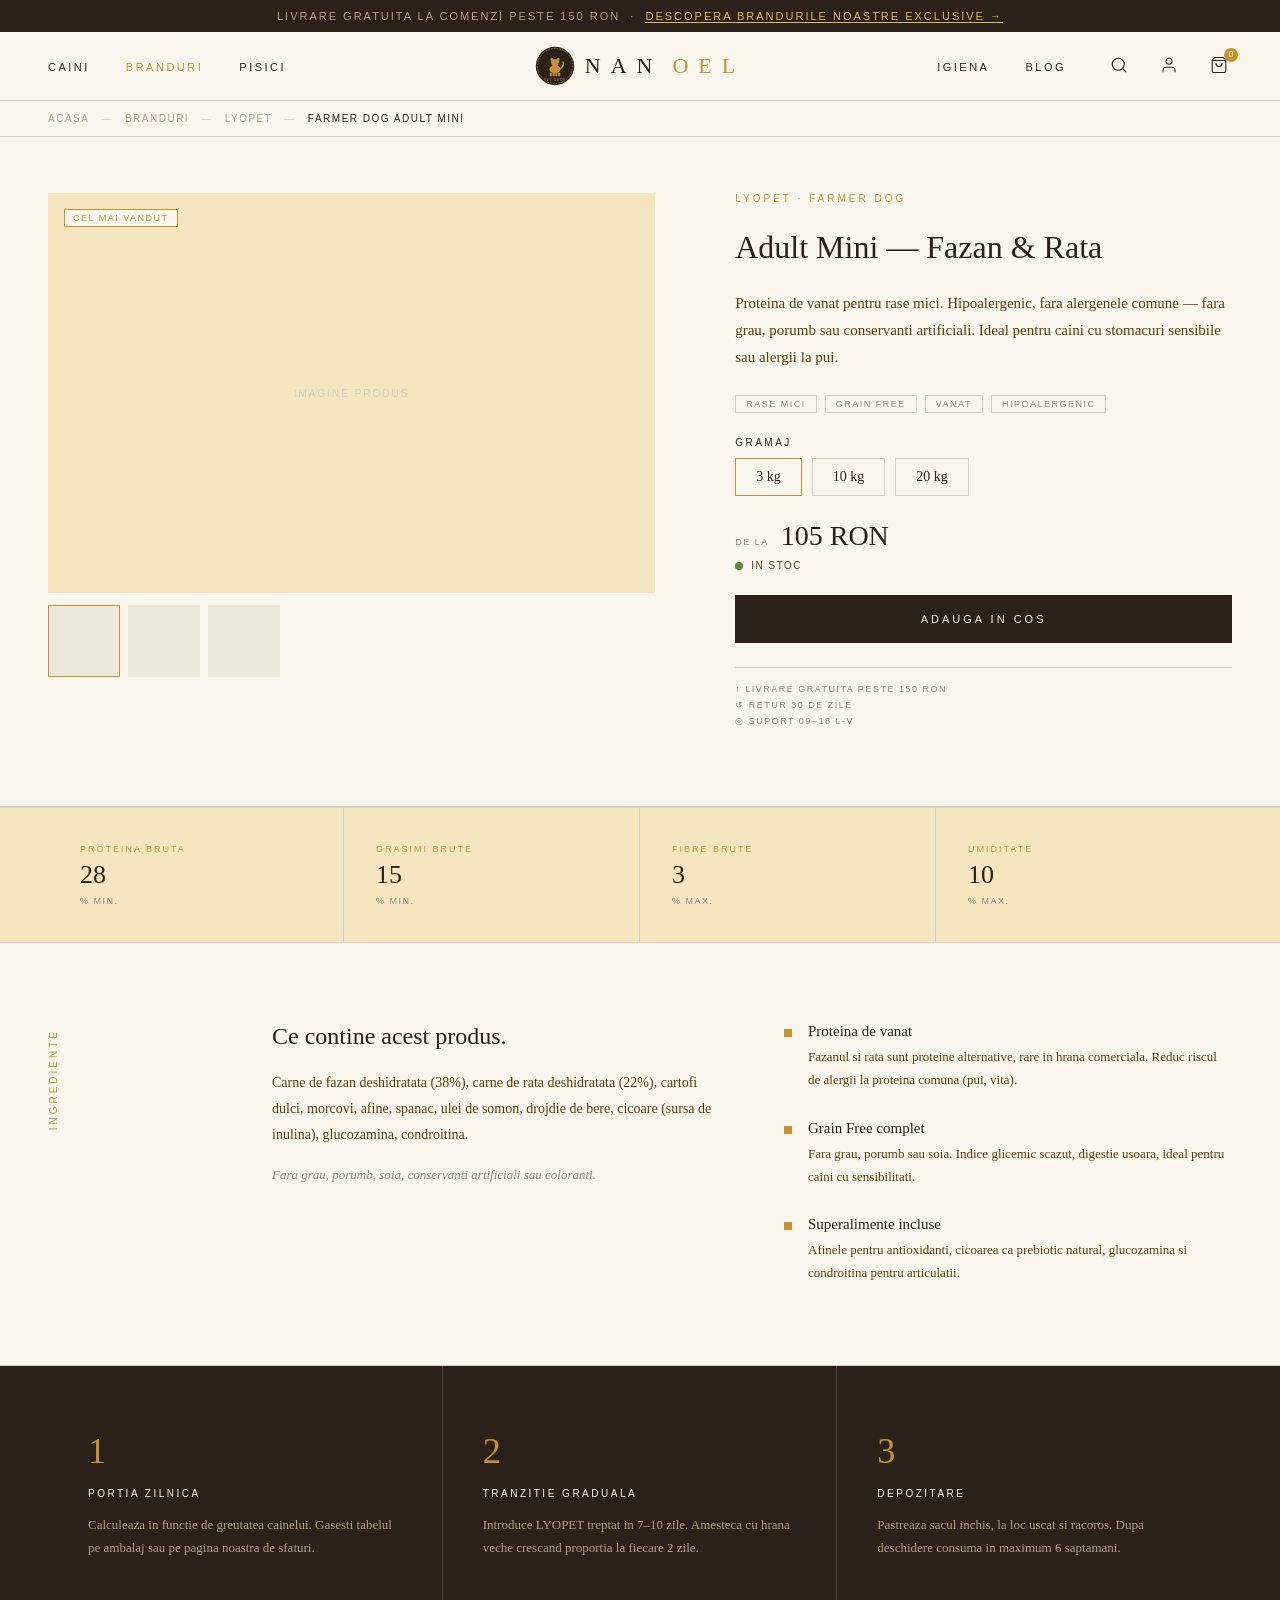
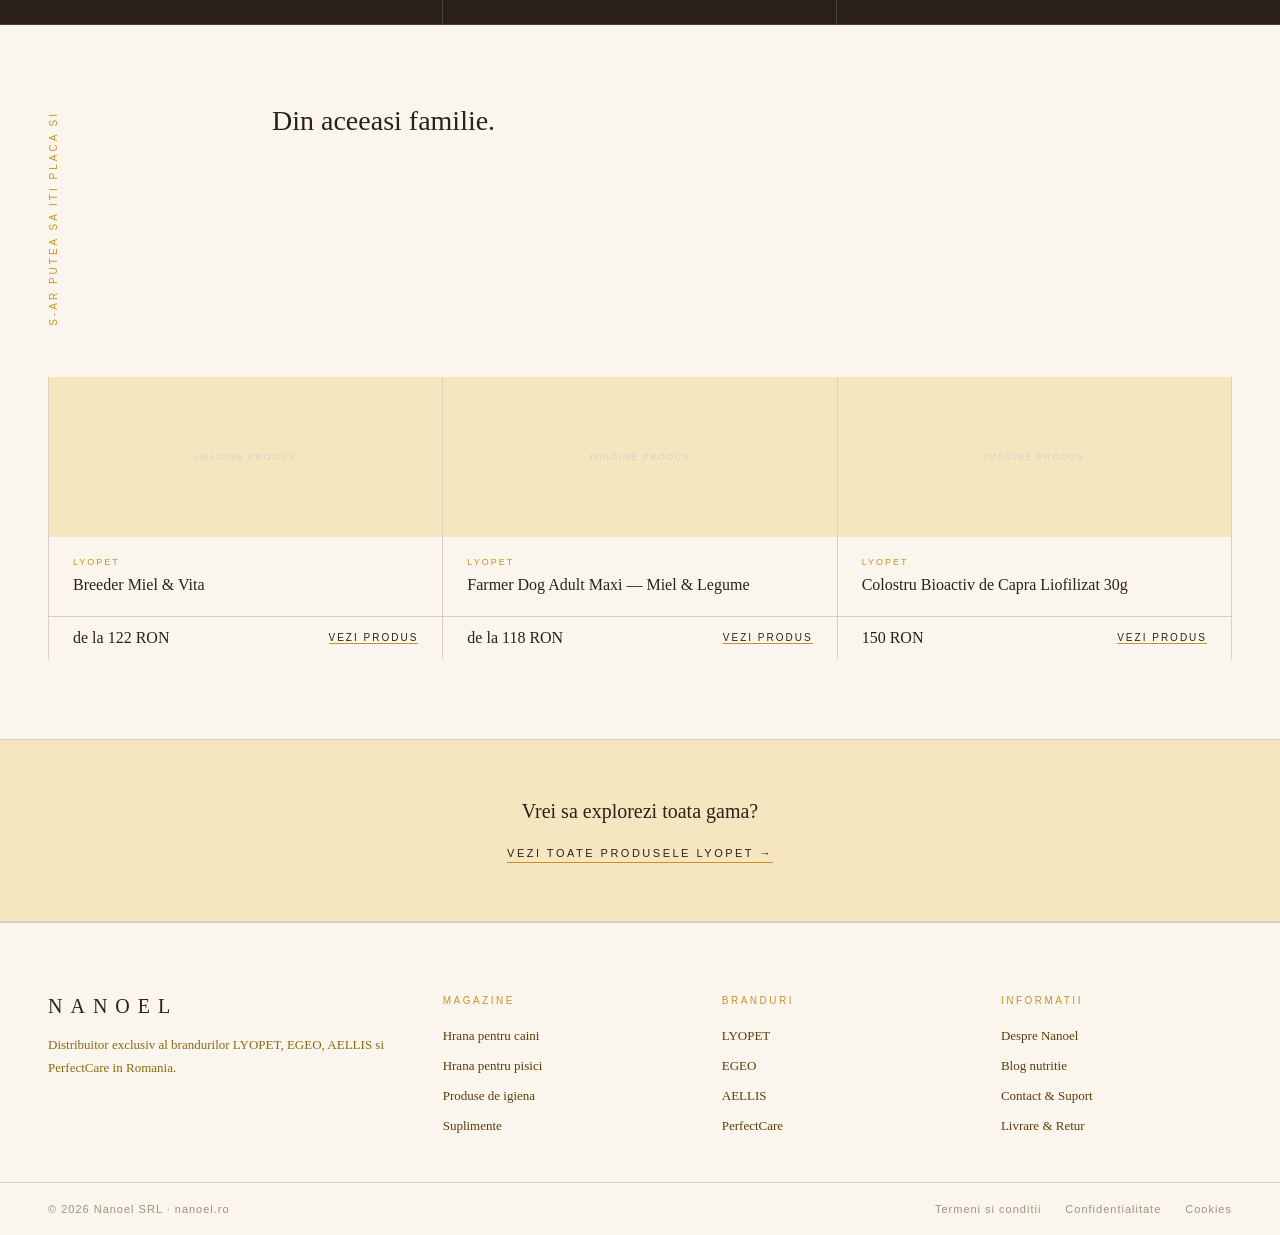
<file: lyopet-farmer-dog.html>
<!DOCTYPE html>
<html lang="ro">
<head>
<meta charset="UTF-8">
<meta name="viewport" content="width=device-width, initial-scale=1.0">
<title>Farmer Dog Adult Mini — Fazan & Rata · LYOPET · Nanoel</title>
<link rel="stylesheet" href="shared.css">
<style>
/* ── PRODUCT HERO ── */
.product-hero {
  max-width: 1400px;
  margin: 0 auto;
  padding: 56px 48px 80px;
  display: grid;
  grid-template-columns: 55fr 45fr;
  gap: 80px;
  align-items: start;
}

/* Gallery */
.gallery {}
.gallery-main {
  background: #F5E6C0;
  height: 400px;
  display: flex;
  align-items: center;
  justify-content: center;
  position: relative;
  margin-bottom: 12px;
}
.gallery-main-placeholder {
  font-family: Arial, sans-serif;
  font-size: 10px;
  letter-spacing: 2px;
  text-transform: uppercase;
  color: var(--border);
}
.gallery-badge {
  position: absolute;
  top: 16px;
  left: 16px;
  font-family: Arial, sans-serif;
  font-size: 9px;
  letter-spacing: 1.5px;
  text-transform: uppercase;
  color: var(--accent);
  border: 0.5px solid var(--accent);
  background: var(--cream);
  padding: 3px 8px;
}
.gallery-thumbs {
  display: flex;
  gap: 8px;
}
.thumb {
  width: 72px;
  height: 72px;
  background: #EDE8DC;
  cursor: pointer;
  border: 0.5px solid transparent;
  transition: border-color 0.15s;
  flex-shrink: 0;
}
.thumb.active { border-color: var(--accent); }
.thumb:hover { border-color: var(--border); }

/* Product info */
.product-info { display: flex; flex-direction: column; gap: 24px; }
.prod-eyebrow {
  font-family: Arial, sans-serif;
  font-size: 10px;
  letter-spacing: 3px;
  text-transform: uppercase;
  color: var(--accent);
}
.prod-name {
  font-family: Georgia, serif;
  font-size: 32px;
  font-weight: 400;
  color: var(--dark);
  line-height: 1.2;
}
.prod-desc {
  font-family: Georgia, serif;
  font-size: 15px;
  color: var(--text-secondary);
  line-height: 1.8;
}
.prod-tags {
  display: flex;
  flex-wrap: wrap;
  gap: 8px;
}
.prod-tag {
  font-family: Arial, sans-serif;
  font-size: 9px;
  letter-spacing: 1.5px;
  text-transform: uppercase;
  color: #8B8780;
  border: 0.5px solid var(--border);
  padding: 3px 10px;
}

/* Variant selector */
.variant-label {
  font-family: Arial, sans-serif;
  font-size: 10px;
  letter-spacing: 2.5px;
  text-transform: uppercase;
  color: var(--dark);
  margin-bottom: 10px;
}
.variant-options {
  display: flex;
  gap: 10px;
}
.variant-btn {
  font-family: Georgia, serif;
  font-size: 14px;
  color: var(--dark);
  border: 0.5px solid var(--border);
  background: transparent;
  padding: 10px 20px;
  cursor: pointer;
  transition: border-color 0.15s, background 0.15s;
}
.variant-btn.active {
  border-color: var(--accent);
  background: var(--cream);
}
.variant-btn:hover { border-color: var(--accent); }

/* Price row */
.price-row { display: flex; align-items: baseline; gap: 12px; flex-wrap: wrap; }
.price-from {
  font-family: Arial, sans-serif;
  font-size: 9px;
  letter-spacing: 1.5px;
  text-transform: uppercase;
  color: #8B8780;
}
.price-val {
  font-family: Georgia, serif;
  font-size: 28px;
  color: var(--dark);
}
.stock-indicator {
  display: flex;
  align-items: center;
  gap: 8px;
}
.stock-dot {
  width: 8px;
  height: 8px;
  border-radius: 50%;
  background: #5C8A3C;
  flex-shrink: 0;
}
.stock-label {
  font-family: Arial, sans-serif;
  font-size: 10px;
  letter-spacing: 1.5px;
  text-transform: uppercase;
  color: var(--text-secondary);
}

/* CTA */
.add-to-cart {
  width: 100%;
  background: var(--dark);
  color: var(--cream);
  border: none;
  font-family: Arial, sans-serif;
  font-size: 11px;
  letter-spacing: 3px;
  text-transform: uppercase;
  height: 48px;
  cursor: pointer;
  transition: background 0.2s;
}
.add-to-cart:hover { background: #1A1008; }

.trust-micros {
  display: flex;
  flex-direction: column;
  gap: 6px;
  border-top: 0.5px solid var(--border);
  padding-top: 16px;
}
.trust-micro {
  font-family: Arial, sans-serif;
  font-size: 9px;
  letter-spacing: 1.5px;
  text-transform: uppercase;
  color: #8B8780;
}

/* ── NUTRITIONAL STRIP ── */
.nutri-strip {
  background: #F5E6C0;
  border-top: 0.5px solid var(--border);
  border-bottom: 0.5px solid var(--border);
}
.nutri-grid {
  max-width: 1400px;
  margin: 0 auto;
  padding: 0 48px;
  display: grid;
  grid-template-columns: repeat(4, 1fr);
}
.nutri-cell {
  padding: 36px 32px;
  border-right: 0.5px solid var(--border);
  display: flex;
  flex-direction: column;
  gap: 8px;
}
.nutri-cell:last-child { border-right: none; }
.nutri-label {
  font-family: Arial, sans-serif;
  font-size: 9px;
  letter-spacing: 2px;
  text-transform: uppercase;
  color: var(--accent);
}
.nutri-val {
  font-family: Georgia, serif;
  font-size: 26px;
  font-weight: 400;
  color: var(--dark);
  line-height: 1;
}
.nutri-unit {
  font-family: Arial, sans-serif;
  font-size: 9px;
  letter-spacing: 1.5px;
  text-transform: uppercase;
  color: #8B8780;
}

/* ── INGREDIENTS SECTION ── */
.ingredients-detail {
  background: var(--cream);
  padding: 80px 0;
  border-bottom: 0.5px solid var(--border);
}
.ingr-split {
  display: grid;
  grid-template-columns: 1fr 1fr;
  gap: 64px;
}
.ingr-list-title {
  font-family: Georgia, serif;
  font-size: 24px;
  font-weight: 400;
  color: var(--dark);
  margin-bottom: 20px;
}
.ingr-list-text {
  font-family: Georgia, serif;
  font-size: 14px;
  color: var(--text-secondary);
  line-height: 1.85;
  margin-bottom: 16px;
}
.ingr-note {
  font-family: Georgia, serif;
  font-size: 13px;
  font-style: italic;
  color: #8B8780;
  line-height: 1.75;
}
.why-rows {
  display: flex;
  flex-direction: column;
  gap: 28px;
}
.why-row {
  display: flex;
  gap: 16px;
  align-items: flex-start;
}
.why-accent {
  width: 8px;
  height: 8px;
  background: var(--accent);
  flex-shrink: 0;
  margin-top: 6px;
}
.why-content {}
.why-title {
  font-family: Georgia, serif;
  font-size: 15px;
  color: var(--dark);
  margin-bottom: 6px;
}
.why-desc {
  font-family: Georgia, serif;
  font-size: 13px;
  color: var(--text-secondary);
  line-height: 1.75;
}

/* ── HOW TO SERVE ── */
.how-serve {
  background: var(--dark);
  padding: 0;
  border-bottom: 0.5px solid var(--border-dark);
}
.how-serve-grid {
  max-width: 1400px;
  margin: 0 auto;
  padding: 0 48px;
  display: grid;
  grid-template-columns: repeat(3, 1fr);
}
.serve-step {
  padding: 64px 40px;
  border-right: 0.5px solid var(--border-dark);
}
.serve-step:last-child { border-right: none; }
.serve-num {
  font-family: Georgia, serif;
  font-size: 36px;
  color: var(--accent);
  margin-bottom: 16px;
}
.serve-title {
  font-family: Arial, sans-serif;
  font-size: 10px;
  letter-spacing: 2.5px;
  text-transform: uppercase;
  color: var(--text-on-dark);
  margin-bottom: 14px;
}
.serve-desc {
  font-family: Georgia, serif;
  font-size: 13px;
  color: var(--text-muted-dark);
  line-height: 1.8;
}

/* ── SIMILAR PRODUCTS ── */
.similar-section {
  background: var(--cream);
  padding: 80px 0;
  border-bottom: 0.5px solid var(--border);
}
.similar-grid {
  display: grid;
  grid-template-columns: repeat(3, 1fr);
  border-left: 0.5px solid var(--border);
  margin-top: 48px;
}
.sim-card {
  border-right: 0.5px solid var(--border);
  display: flex;
  flex-direction: column;
  cursor: pointer;
  transition: opacity 0.15s;
}
.sim-card:hover { opacity: 0.9; }
.sim-img {
  background: #F5E6C0;
  height: 160px;
  display: flex;
  align-items: center;
  justify-content: center;
}
.sim-img-placeholder {
  font-family: Arial, sans-serif;
  font-size: 9px;
  letter-spacing: 1.5px;
  text-transform: uppercase;
  color: var(--border);
}
.sim-body {
  padding: 20px 24px;
  flex: 1;
  display: flex;
  flex-direction: column;
  gap: 8px;
}
.sim-brand {
  font-family: Arial, sans-serif;
  font-size: 9px;
  letter-spacing: 2px;
  text-transform: uppercase;
  color: var(--accent);
}
.sim-name {
  font-family: Georgia, serif;
  font-size: 16px;
  color: var(--dark);
  line-height: 1.3;
  flex: 1;
}
.sim-footer {
  padding: 12px 24px;
  border-top: 0.5px solid var(--border);
  display: flex;
  justify-content: space-between;
  align-items: center;
}
.sim-price {
  font-family: Georgia, serif;
  font-size: 16px;
  color: var(--dark);
}
.sim-cta {
  font-family: Arial, sans-serif;
  font-size: 10px;
  letter-spacing: 2px;
  text-transform: uppercase;
  color: var(--dark);
  text-decoration: none;
  border-bottom: 0.5px solid var(--accent);
}

/* ── BACK CTA ── */
.back-cta {
  background: var(--cream-warm);
  padding: 60px 48px;
  text-align: center;
  border-bottom: 0.5px solid var(--border);
}
.back-cta-text {
  font-family: Georgia, serif;
  font-size: 20px;
  color: var(--dark);
  margin-bottom: 20px;
}
.back-cta-link {
  font-family: Arial, sans-serif;
  font-size: 11px;
  letter-spacing: 2.5px;
  text-transform: uppercase;
  color: var(--dark);
  text-decoration: none;
  border-bottom: 1px solid var(--accent);
  padding-bottom: 3px;
}
</style>
</head>
<body>

<div class="promo-bar">
  Livrare gratuita la comenzi peste 150 RON &nbsp;·&nbsp; <a href="#">Descopera brandurile noastre exclusive →</a>
</div>

<nav class="main-nav">
  <div class="nav-inner">
    <ul class="nav-links">
      <li><a href="#">Caini</a></li>
      <li><a href="lyopet.html" style="color:var(--accent)">Branduri</a></li>
      <li><a href="#">Pisici</a></li>
    </ul>
    <div class="nav-logo">
      <a href="index.html" class="logo-text">
        <svg class="logo-badge" viewBox="0 0 100 100" xmlns="http://www.w3.org/2000/svg">
          <circle cx="50" cy="50" r="48" fill="#2C2118"/>
          <circle cx="50" cy="50" r="44" fill="none" stroke="#C8922A" stroke-width="1.5" stroke-dasharray="4 3"/>
          <g fill="#C8922A"><ellipse cx="50" cy="58" rx="14" ry="10"/><circle cx="50" cy="42" r="9"/><ellipse cx="43" cy="36" rx="4" ry="7" transform="rotate(-15 43 36)"/><ellipse cx="57" cy="36" rx="4" ry="7" transform="rotate(15 57 36)"/><rect x="37" y="66" width="5" height="10" rx="2"/><rect x="44" y="67" width="5" height="9" rx="2"/><rect x="51" y="67" width="5" height="9" rx="2"/><rect x="58" y="66" width="5" height="10" rx="2"/><path d="M64 56 Q74 48 70 40" stroke="#C8922A" stroke-width="3.5" fill="none" stroke-linecap="round"/></g>
          <text x="50" y="88" text-anchor="middle" font-family="Arial" font-size="8" letter-spacing="2" fill="#C8922A">PET SHOP</text>
        </svg>
        NAN<span style="color:var(--accent)">OEL</span>
      </a>
    </div>
    <div class="nav-icons">
      <ul class="nav-links" style="margin-right:16px">
        <li><a href="#">Igiena</a></li>
        <li><a href="#">Blog</a></li>
      </ul>
      <button class="nav-icon-btn"><svg width="18" height="18" viewBox="0 0 24 24" fill="none" stroke="currentColor" stroke-width="1.5" stroke-linecap="round" stroke-linejoin="round"><circle cx="11" cy="11" r="8"/><path d="m21 21-4.35-4.35"/></svg></button>
      <button class="nav-icon-btn"><svg width="18" height="18" viewBox="0 0 24 24" fill="none" stroke="currentColor" stroke-width="1.5" stroke-linecap="round" stroke-linejoin="round"><path d="M20 21v-2a4 4 0 0 0-4-4H8a4 4 0 0 0-4 4v2"/><circle cx="12" cy="7" r="4"/></svg></button>
      <button class="nav-icon-btn" style="position:relative"><svg width="18" height="18" viewBox="0 0 24 24" fill="none" stroke="currentColor" stroke-width="1.5" stroke-linecap="round" stroke-linejoin="round"><path d="M6 2 3 6v14a2 2 0 0 0 2 2h14a2 2 0 0 0 2-2V6l-3-4z"/><line x1="3" x2="21" y1="6" y2="6"/><path d="M16 10a4 4 0 0 1-8 0"/></svg><span class="cart-count" id="cartCount">0</span></button>
    </div>
  </div>
</nav>

<div class="breadcrumb">
  <div class="breadcrumb-inner">
    <a href="index.html">Acasa</a><span class="sep">—</span>
    <a href="#">Branduri</a><span class="sep">—</span>
    <a href="lyopet.html">LYOPET</a><span class="sep">—</span>
    <span class="current">Farmer Dog Adult Mini</span>
  </div>
</div>

<!-- PRODUCT HERO -->
<section style="border-bottom: 0.5px solid var(--border);">
  <div class="product-hero">

    <!-- GALLERY -->
    <div class="gallery">
      <div class="gallery-main">
        <span class="gallery-main-placeholder">imagine produs</span>
        <span class="gallery-badge">Cel mai vandut</span>
      </div>
      <div class="gallery-thumbs">
        <div class="thumb active"></div>
        <div class="thumb"></div>
        <div class="thumb"></div>
      </div>
    </div>

    <!-- INFO -->
    <div class="product-info">
      <div class="prod-eyebrow">LYOPET · Farmer Dog</div>
      <h1 class="prod-name">Adult Mini — Fazan & Rata</h1>
      <p class="prod-desc">Proteina de vanat pentru rase mici. Hipoalergenic, fara alergenele comune — fara grau, porumb sau conservanti artificiali. Ideal pentru caini cu stomacuri sensibile sau alergii la pui.</p>

      <div class="prod-tags">
        <span class="prod-tag">Rase mici</span>
        <span class="prod-tag">Grain Free</span>
        <span class="prod-tag">Vanat</span>
        <span class="prod-tag">Hipoalergenic</span>
      </div>

      <div>
        <div class="variant-label">Gramaj</div>
        <div class="variant-options">
          <button class="variant-btn active" onclick="selectVariant(this, '105 RON')">3 kg</button>
          <button class="variant-btn" onclick="selectVariant(this, '285 RON')">10 kg</button>
          <button class="variant-btn" onclick="selectVariant(this, '520 RON')">20 kg</button>
        </div>
      </div>

      <div>
        <div class="price-row">
          <span class="price-from">de la</span>
          <span class="price-val" id="priceVal">105 RON</span>
        </div>
        <div class="stock-indicator" style="margin-top:8px;">
          <span class="stock-dot"></span>
          <span class="stock-label">In stoc</span>
        </div>
      </div>

      <button class="add-to-cart" onclick="addToCart()">Adauga in cos</button>

      <div class="trust-micros">
        <span class="trust-micro">↑ Livrare gratuita peste 150 RON</span>
        <span class="trust-micro">↺ Retur 30 de zile</span>
        <span class="trust-micro">◎ Suport 09–18 L-V</span>
      </div>
    </div>

  </div>
</section>

<!-- NUTRITIONAL STRIP -->
<div class="nutri-strip">
  <div class="nutri-grid">
    <div class="nutri-cell">
      <div class="nutri-label">Proteina bruta</div>
      <div class="nutri-val">28</div>
      <div class="nutri-unit">% min.</div>
    </div>
    <div class="nutri-cell">
      <div class="nutri-label">Grasimi brute</div>
      <div class="nutri-val">15</div>
      <div class="nutri-unit">% min.</div>
    </div>
    <div class="nutri-cell">
      <div class="nutri-label">Fibre brute</div>
      <div class="nutri-val">3</div>
      <div class="nutri-unit">% max.</div>
    </div>
    <div class="nutri-cell">
      <div class="nutri-label">Umiditate</div>
      <div class="nutri-val">10</div>
      <div class="nutri-unit">% max.</div>
    </div>
  </div>
</div>

<!-- INGREDIENTS & PHILOSOPHY -->
<section class="ingredients-detail">
  <div class="asym">
    <div class="side"><span class="section-label">Ingrediente</span></div>
    <div class="ingr-split">
      <div>
        <h2 class="ingr-list-title">Ce contine acest produs.</h2>
        <p class="ingr-list-text">Carne de fazan deshidratata (38%), carne de rata deshidratata (22%), cartofi dulci, morcovi, afine, spanac, ulei de somon, drojdie de bere, cicoare (sursa de inulina), glucozamina, condroitina.</p>
        <p class="ingr-note">Fara grau, porumb, soia, conservanti artificiali sau coloranti.</p>
      </div>
      <div class="why-rows">
        <div class="why-row">
          <div class="why-accent"></div>
          <div class="why-content">
            <div class="why-title">Proteina de vanat</div>
            <p class="why-desc">Fazanul si rata sunt proteine alternative, rare in hrana comerciala. Reduc riscul de alergii la proteina comuna (pui, vita).</p>
          </div>
        </div>
        <div class="why-row">
          <div class="why-accent"></div>
          <div class="why-content">
            <div class="why-title">Grain Free complet</div>
            <p class="why-desc">Fara grau, porumb sau soia. Indice glicemic scazut, digestie usoara, ideal pentru caini cu sensibilitati.</p>
          </div>
        </div>
        <div class="why-row">
          <div class="why-accent"></div>
          <div class="why-content">
            <div class="why-title">Superalimente incluse</div>
            <p class="why-desc">Afinele pentru antioxidanti, cicoarea ca prebiotic natural, glucozamina si condroitina pentru articulatii.</p>
          </div>
        </div>
      </div>
    </div>
  </div>
</section>

<!-- HOW TO SERVE -->
<section class="how-serve">
  <div class="how-serve-grid">
    <div class="serve-step">
      <div class="serve-num">1</div>
      <div class="serve-title">Portia zilnica</div>
      <p class="serve-desc">Calculeaza in functie de greutatea cainelui. Gasesti tabelul pe ambalaj sau pe pagina noastra de sfaturi.</p>
    </div>
    <div class="serve-step">
      <div class="serve-num">2</div>
      <div class="serve-title">Tranzitie graduala</div>
      <p class="serve-desc">Introduce LYOPET treptat in 7–10 zile. Amesteca cu hrana veche crescand proportia la fiecare 2 zile.</p>
    </div>
    <div class="serve-step">
      <div class="serve-num">3</div>
      <div class="serve-title">Depozitare</div>
      <p class="serve-desc">Pastreaza sacul inchis, la loc uscat si racoros. Dupa deschidere consuma in maximum 6 saptamani.</p>
    </div>
  </div>
</section>

<!-- SIMILAR PRODUCTS -->
<section class="similar-section">
  <div class="asym" style="margin-bottom:0;">
    <div class="side"><span class="section-label">S-ar putea sa iti placa si</span></div>
    <div>
      <h2 style="font-family:Georgia;font-size:28px;font-weight:400;color:var(--dark);">Din aceeasi familie.</h2>
    </div>
  </div>
  <div class="section-inner">
    <div class="similar-grid">
      <div class="sim-card">
        <div class="sim-img"><span class="sim-img-placeholder">imagine produs</span></div>
        <div class="sim-body">
          <div class="sim-brand">LYOPET</div>
          <div class="sim-name">Breeder Miel & Vita</div>
        </div>
        <div class="sim-footer">
          <span class="sim-price">de la 122 RON</span>
          <a href="#" class="sim-cta">Vezi produs</a>
        </div>
      </div>
      <div class="sim-card">
        <div class="sim-img"><span class="sim-img-placeholder">imagine produs</span></div>
        <div class="sim-body">
          <div class="sim-brand">LYOPET</div>
          <div class="sim-name">Farmer Dog Adult Maxi — Miel & Legume</div>
        </div>
        <div class="sim-footer">
          <span class="sim-price">de la 118 RON</span>
          <a href="#" class="sim-cta">Vezi produs</a>
        </div>
      </div>
      <div class="sim-card">
        <div class="sim-img"><span class="sim-img-placeholder">imagine produs</span></div>
        <div class="sim-body">
          <div class="sim-brand">LYOPET</div>
          <div class="sim-name">Colostru Bioactiv de Capra Liofilizat 30g</div>
        </div>
        <div class="sim-footer">
          <span class="sim-price">150 RON</span>
          <a href="#" class="sim-cta">Vezi produs</a>
        </div>
      </div>
    </div>
  </div>
</section>

<!-- BACK CTA -->
<div class="back-cta">
  <p class="back-cta-text">Vrei sa explorezi toata gama?</p>
  <a href="lyopet-collection.html" class="back-cta-link">VEZI TOATE PRODUSELE LYOPET →</a>
</div>

<!-- FOOTER -->
<footer class="footer">
  <div class="footer-grid">
    <div>
      <span class="footer-brand-name">NANOEL</span>
      <p class="footer-tagline">Distribuitor exclusiv al brandurilor LYOPET, EGEO, AELLIS si PerfectCare in Romania.</p>
    </div>
    <div>
      <span class="footer-col-title">Magazine</span>
      <ul class="footer-links">
        <li><a href="#">Hrana pentru caini</a></li>
        <li><a href="#">Hrana pentru pisici</a></li>
        <li><a href="#">Produse de igiena</a></li>
        <li><a href="#">Suplimente</a></li>
      </ul>
    </div>
    <div>
      <span class="footer-col-title">Branduri</span>
      <ul class="footer-links">
        <li><a href="lyopet.html">LYOPET</a></li>
        <li><a href="egeo.html">EGEO</a></li>
        <li><a href="aellis.html">AELLIS</a></li>
        <li><a href="perfectcare.html">PerfectCare</a></li>
      </ul>
    </div>
    <div>
      <span class="footer-col-title">Informatii</span>
      <ul class="footer-links">
        <li><a href="#">Despre Nanoel</a></li>
        <li><a href="#">Blog nutritie</a></li>
        <li><a href="#">Contact & Suport</a></li>
        <li><a href="#">Livrare & Retur</a></li>
      </ul>
    </div>
  </div>
  <div class="footer-bottom">
    <span class="footer-copy">© 2026 Nanoel SRL · nanoel.ro</span>
    <div class="footer-legal">
      <a href="#">Termeni si conditii</a>
      <a href="#">Confidentialitate</a>
      <a href="#">Cookies</a>
    </div>
  </div>
</footer>

<script>
  function selectVariant(btn, price) {
    document.querySelectorAll('.variant-btn').forEach(b => b.classList.remove('active'));
    btn.classList.add('active');
    document.getElementById('priceVal').textContent = price;
  }
  function addToCart() {
    const count = document.getElementById('cartCount');
    count.textContent = parseInt(count.textContent) + 1;
    const btn = document.querySelector('.add-to-cart');
    btn.textContent = 'Adaugat ✓';
    btn.style.background = '#3D5C2A';
    setTimeout(() => {
      btn.textContent = 'Adauga in cos';
      btn.style.background = '';
    }, 1800);
  }
  document.querySelectorAll('.thumb').forEach(t => {
    t.addEventListener('click', () => {
      document.querySelectorAll('.thumb').forEach(x => x.classList.remove('active'));
      t.classList.add('active');
    });
  });
</script>
</body>
</html>
</file>
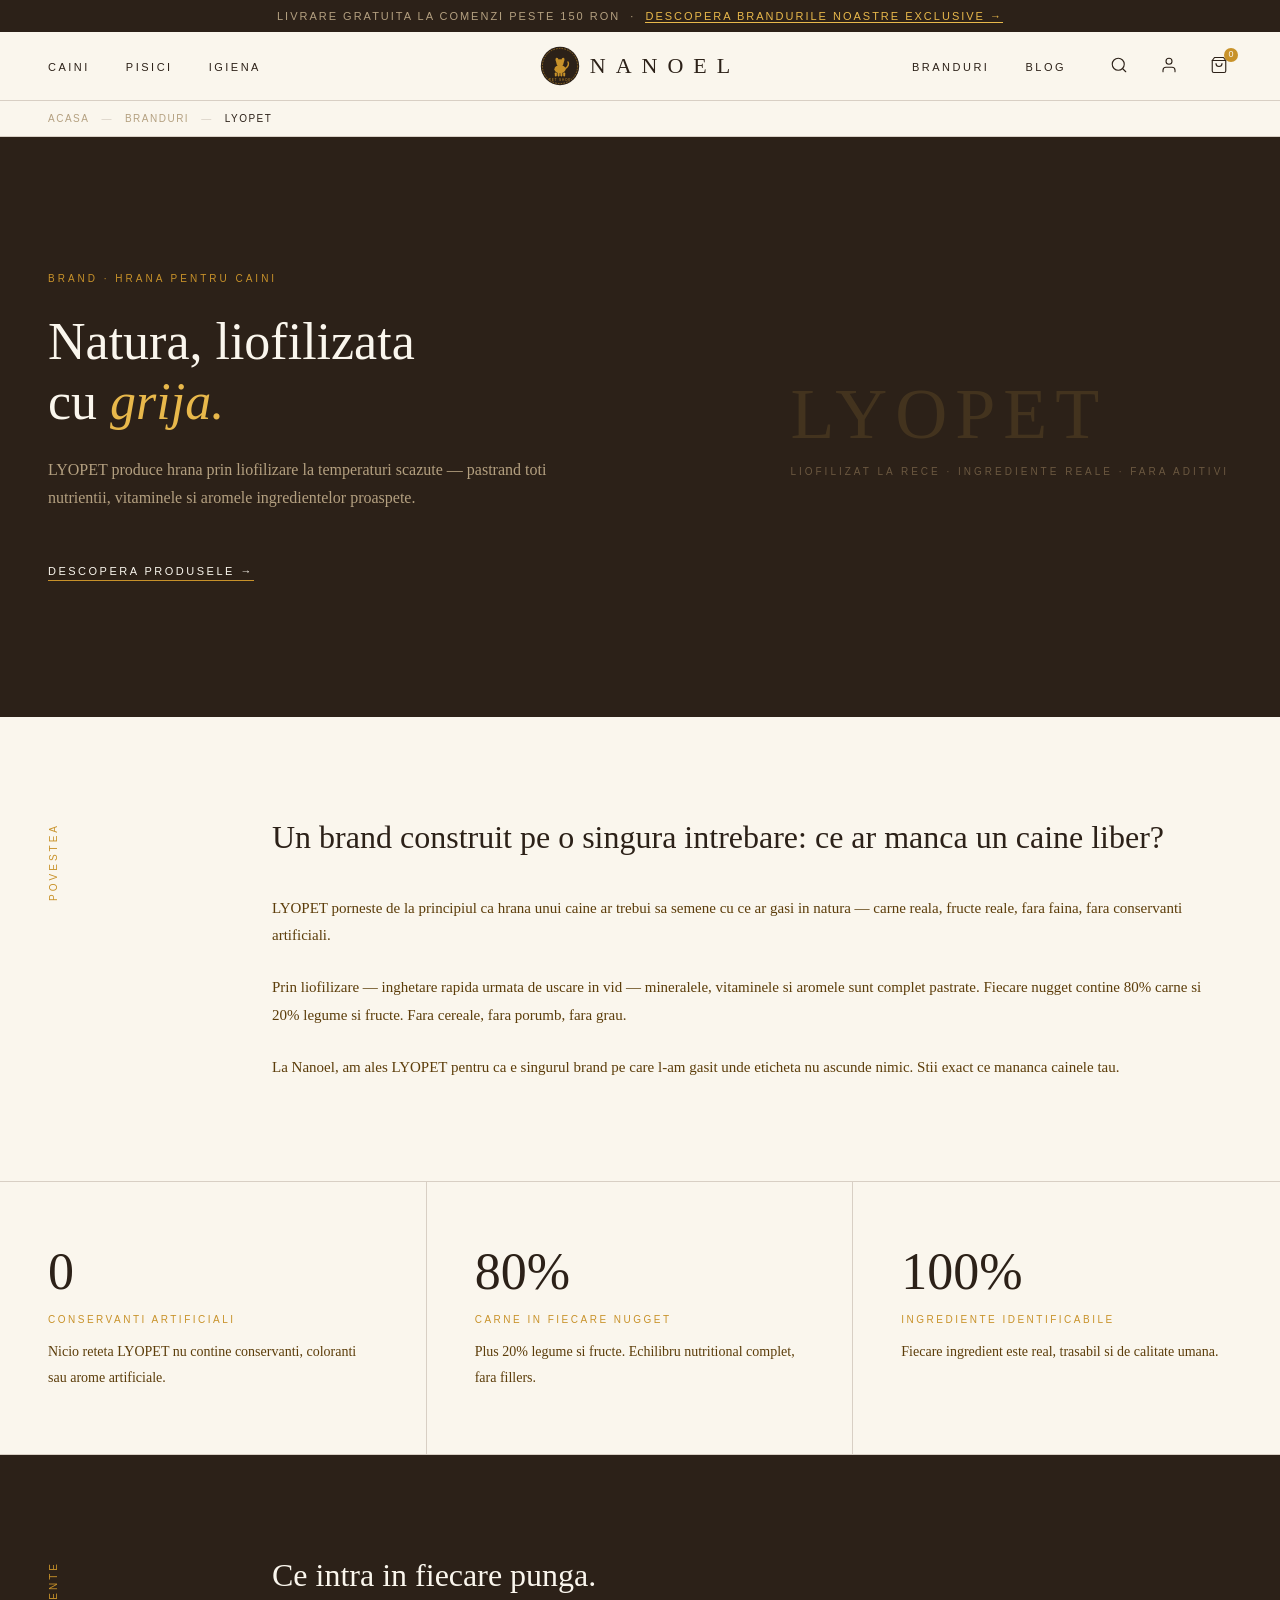
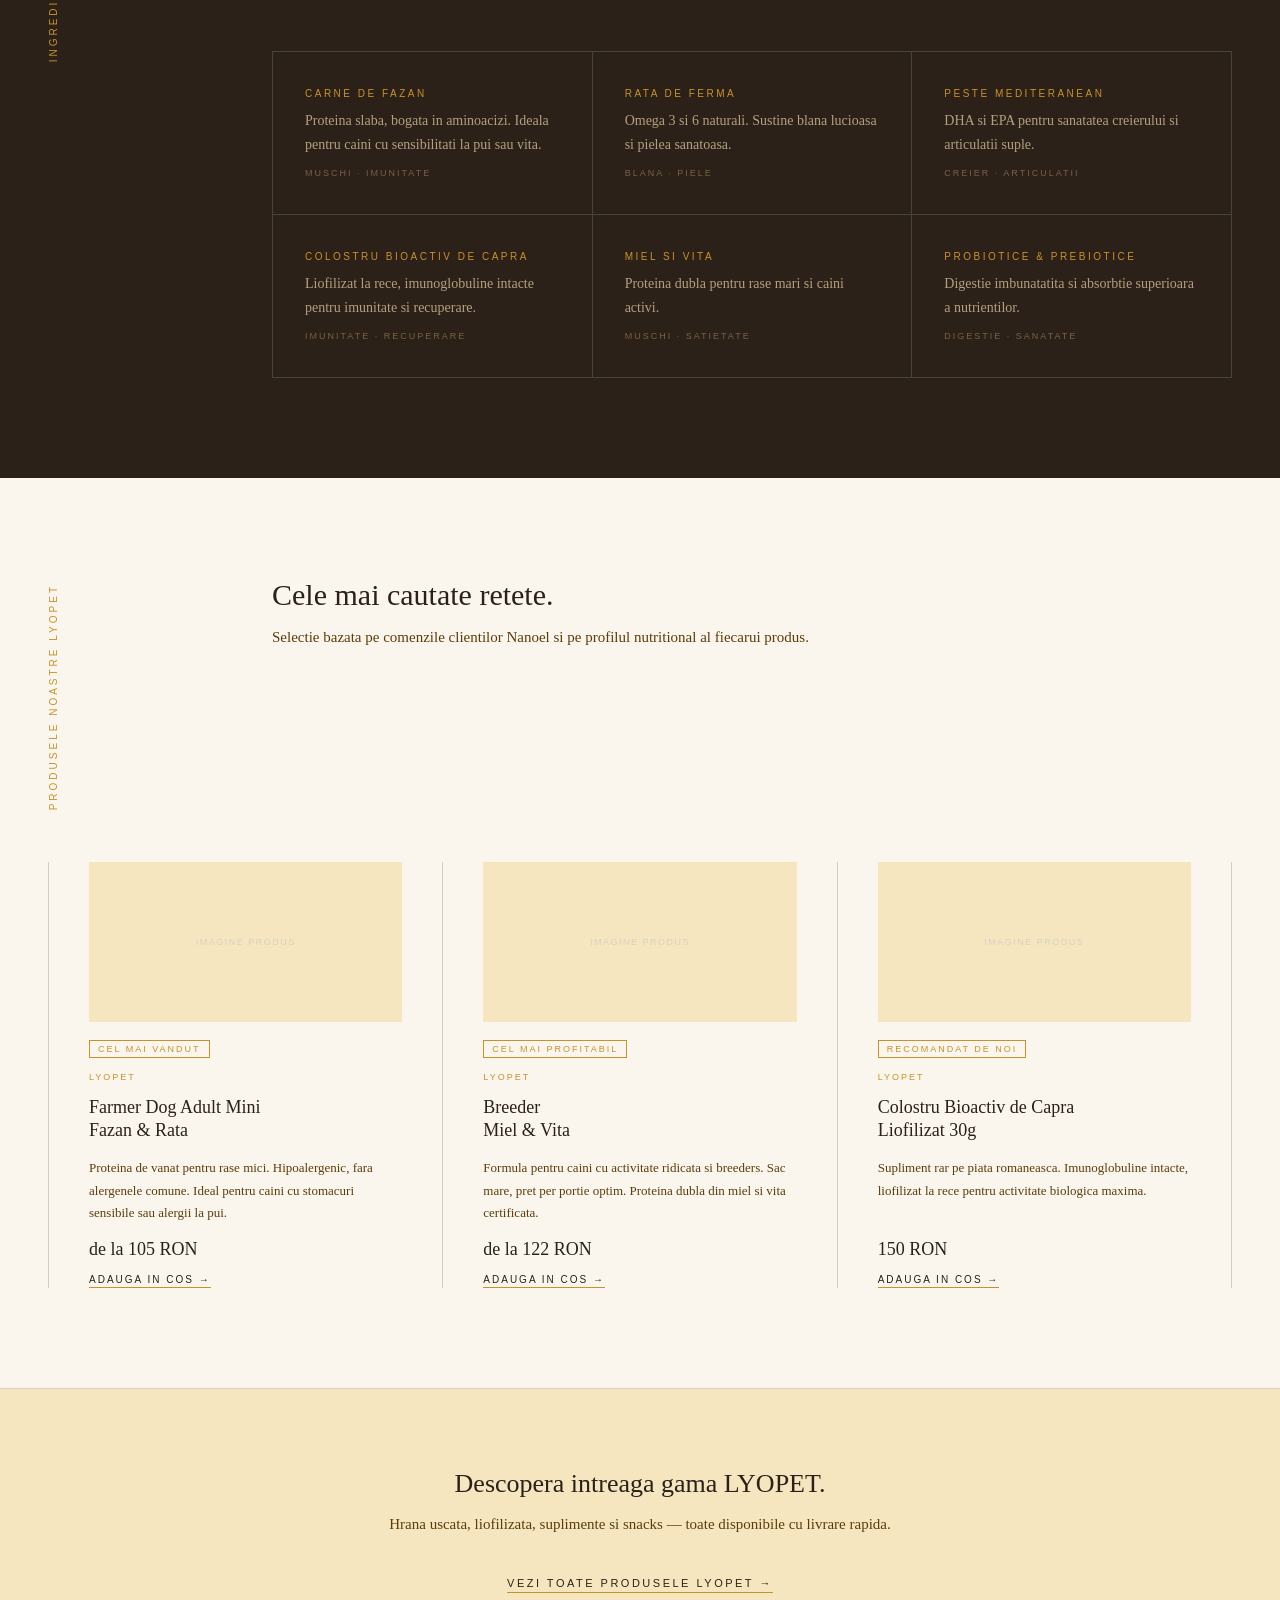
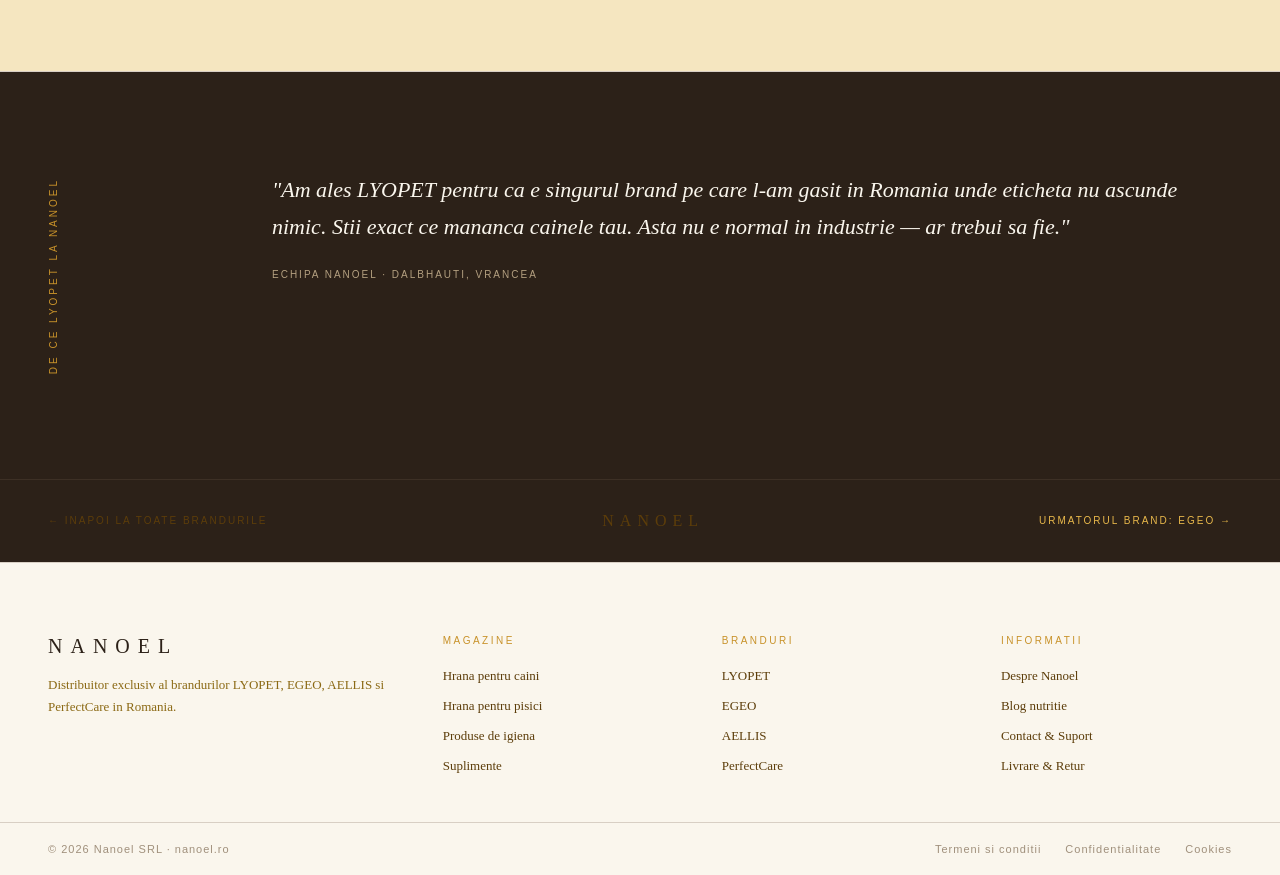
<file: lyopet.html>
<!DOCTYPE html>
<html lang="ro">
<head>
<meta charset="UTF-8">
<meta name="viewport" content="width=device-width, initial-scale=1.0">
<title>LYOPET — Hrana liofilizata pentru caini · Nanoel</title>
<link rel="stylesheet" href="shared.css">
<style>
  .hero { background: #2C2118; }
  .hero-eyebrow { color: #C8922A; }
  .hero-headline em { color: #E8B84B; }
  .hero-deco-word { color: #E8B84B; }
  .hero-deco-label { color: #6B5840; }
  .ingredients-section { background: #2C2118; }
  .ingredients-headline { color: var(--text-on-dark); }
  .ingredients-grid { border-color: #444441; }
  .ingredient-cell { border-color: #444441; }
  .ingredient-desc { color: var(--text-muted-dark); }
  .ingredient-benefit { color: #7A6045; }
  .quote-section { background: #2C2118; }
  .quote-text { color: var(--text-on-dark); }
  .brand-nav-footer { background: #2C2118; }
  .pillars-grid { grid-template-columns: repeat(3, 1fr); }
  .products-grid { grid-template-columns: repeat(3, 1fr); }
</style>
</head>
<body>

<div class="promo-bar">
  Livrare gratuita la comenzi peste 150 RON &nbsp;·&nbsp; <a href="#">Descopera brandurile noastre exclusive →</a>
</div>

<nav class="main-nav">
  <div class="nav-inner">
    <ul class="nav-links">
      <li><a href="#">Caini</a></li>
      <li><a href="#">Pisici</a></li>
      <li><a href="#">Igiena</a></li>
    </ul>
    <div class="nav-logo">
      <a href="index.html" class="logo-text">
        <svg class="logo-badge" viewBox="0 0 100 100" xmlns="http://www.w3.org/2000/svg">
          <circle cx="50" cy="50" r="48" fill="#2C2118"/>
          <circle cx="50" cy="50" r="44" fill="none" stroke="#C8922A" stroke-width="1.5" stroke-dasharray="4 3"/>
          <g fill="#C8922A">
            <ellipse cx="50" cy="58" rx="14" ry="10"/>
            <circle cx="50" cy="42" r="9"/>
            <ellipse cx="43" cy="36" rx="4" ry="7" transform="rotate(-15 43 36)"/>
            <ellipse cx="57" cy="36" rx="4" ry="7" transform="rotate(15 57 36)"/>
            <rect x="37" y="66" width="5" height="10" rx="2"/>
            <rect x="44" y="67" width="5" height="9" rx="2"/>
            <rect x="51" y="67" width="5" height="9" rx="2"/>
            <rect x="58" y="66" width="5" height="10" rx="2"/>
            <path d="M64 56 Q74 48 70 40" stroke="#C8922A" stroke-width="3.5" fill="none" stroke-linecap="round"/>
          </g>
          <text x="50" y="88" text-anchor="middle" font-family="Arial" font-size="8" letter-spacing="2" fill="#C8922A">PET SHOP</text>
        </svg>
        NANOEL
      </a>
    </div>
    <div class="nav-icons">
      <ul class="nav-links" style="margin-right:16px">
        <li><a href="branduri.html">Branduri</a></li>
        <li><a href="#">Blog</a></li>
      </ul>
      <button class="nav-icon-btn" aria-label="Cauta"><svg width="18" height="18" viewBox="0 0 24 24" fill="none" stroke="currentColor" stroke-width="1.5" stroke-linecap="round" stroke-linejoin="round"><circle cx="11" cy="11" r="8"/><path d="m21 21-4.35-4.35"/></svg></button>
      <button class="nav-icon-btn" aria-label="Cont"><svg width="18" height="18" viewBox="0 0 24 24" fill="none" stroke="currentColor" stroke-width="1.5" stroke-linecap="round" stroke-linejoin="round"><path d="M20 21v-2a4 4 0 0 0-4-4H8a4 4 0 0 0-4 4v2"/><circle cx="12" cy="7" r="4"/></svg></button>
      <button class="nav-icon-btn" aria-label="Cos" style="position:relative"><svg width="18" height="18" viewBox="0 0 24 24" fill="none" stroke="currentColor" stroke-width="1.5" stroke-linecap="round" stroke-linejoin="round"><path d="M6 2 3 6v14a2 2 0 0 0 2 2h14a2 2 0 0 0 2-2V6l-3-4z"/><line x1="3" x2="21" y1="6" y2="6"/><path d="M16 10a4 4 0 0 1-8 0"/></svg><span class="cart-count">0</span></button>
    </div>
  </div>
</nav>

<div class="breadcrumb">
  <div class="breadcrumb-inner">
    <a href="index.html">Acasa</a><span class="sep">—</span>
    <a href="#">Branduri</a><span class="sep">—</span>
    <span class="current">LYOPET</span>
  </div>
</div>

<!-- HERO -->
<section class="hero">
  <div class="hero-inner">
    <div>
      <p class="hero-eyebrow">Brand · Hrana pentru caini</p>
      <h1 class="hero-headline">Natura, liofilizata<br>cu <em>grija.</em></h1>
      <p class="hero-sub">LYOPET produce hrana prin liofilizare la temperaturi scazute — pastrand toti nutrientii, vitaminele si aromele ingredientelor proaspete.</p>
      <a href="#produse" class="hero-cta">Descopera produsele →</a>
    </div>
    <div class="hero-deco">
      <div class="hero-deco-word">LYOPET</div>
      <div class="hero-deco-label" style="color:#6B5840;">Liofilizat la rece · Ingrediente reale · Fara aditivi</div>
    </div>
  </div>
</section>

<!-- POVESTE -->
<section class="story-section">
  <div class="asym">
    <div class="side"><span class="section-label">Povestea</span></div>
    <div>
      <h2 class="story-headline">Un brand construit pe o singura intrebare: ce ar manca un caine liber?</h2>
      <div class="story-body">
        <p>LYOPET porneste de la principiul ca hrana unui caine ar trebui sa semene cu ce ar gasi in natura — carne reala, fructe reale, fara faina, fara conservanti artificiali.</p>
        <p>Prin liofilizare — inghetare rapida urmata de uscare in vid — mineralele, vitaminele si aromele sunt complet pastrate. Fiecare nugget contine 80% carne si 20% legume si fructe. Fara cereale, fara porumb, fara grau.</p>
        <p>La Nanoel, am ales LYOPET pentru ca e singurul brand pe care l-am gasit unde eticheta nu ascunde nimic. Stii exact ce mananca cainele tau.</p>
      </div>
    </div>
  </div>
</section>

<!-- 3 PILONI -->
<section class="pillars-section">
  <div class="pillars-grid">
    <div class="pillar">
      <div class="pillar-number">0</div>
      <div class="pillar-label">Conservanti artificiali</div>
      <p class="pillar-desc">Nicio reteta LYOPET nu contine conservanti, coloranti sau arome artificiale.</p>
    </div>
    <div class="pillar">
      <div class="pillar-number">80%</div>
      <div class="pillar-label">Carne in fiecare nugget</div>
      <p class="pillar-desc">Plus 20% legume si fructe. Echilibru nutritional complet, fara fillers.</p>
    </div>
    <div class="pillar">
      <div class="pillar-number">100%</div>
      <div class="pillar-label">Ingrediente identificabile</div>
      <p class="pillar-desc">Fiecare ingredient este real, trasabil si de calitate umana.</p>
    </div>
  </div>
</section>

<!-- INGREDIENTE -->
<section class="ingredients-section">
  <div class="asym" style="padding-top: 0;">
    <div class="side"><span class="section-label" style="color:var(--accent);">Ingrediente</span></div>
    <div>
      <h2 class="ingredients-headline">Ce intra in fiecare punga.</h2>
      <div class="ingredients-grid">
        <div class="ingredient-cell">
          <div class="ingredient-name">Carne de fazan</div>
          <p class="ingredient-desc">Proteina slaba, bogata in aminoacizi. Ideala pentru caini cu sensibilitati la pui sau vita.</p>
          <div class="ingredient-benefit">Muschi · Imunitate</div>
        </div>
        <div class="ingredient-cell">
          <div class="ingredient-name">Rata de ferma</div>
          <p class="ingredient-desc">Omega 3 si 6 naturali. Sustine blana lucioasa si pielea sanatoasa.</p>
          <div class="ingredient-benefit">Blana · Piele</div>
        </div>
        <div class="ingredient-cell">
          <div class="ingredient-name">Peste mediteranean</div>
          <p class="ingredient-desc">DHA si EPA pentru sanatatea creierului si articulatii suple.</p>
          <div class="ingredient-benefit">Creier · Articulatii</div>
        </div>
        <div class="ingredient-cell">
          <div class="ingredient-name">Colostru bioactiv de capra</div>
          <p class="ingredient-desc">Liofilizat la rece, imunoglobuline intacte pentru imunitate si recuperare.</p>
          <div class="ingredient-benefit">Imunitate · Recuperare</div>
        </div>
        <div class="ingredient-cell">
          <div class="ingredient-name">Miel si vita</div>
          <p class="ingredient-desc">Proteina dubla pentru rase mari si caini activi.</p>
          <div class="ingredient-benefit">Muschi · Satietate</div>
        </div>
        <div class="ingredient-cell">
          <div class="ingredient-name">Probiotice & prebiotice</div>
          <p class="ingredient-desc">Digestie imbunatatita si absorbtie superioara a nutrientilor.</p>
          <div class="ingredient-benefit">Digestie · Sanatate</div>
        </div>
      </div>
    </div>
  </div>
</section>

<!-- PRODUSE -->
<section class="products-section" id="produse">
  <div class="section-inner">
    <div class="asym" style="padding:0; margin-bottom:48px;">
      <div class="side"><span class="section-label">Produsele noastre LYOPET</span></div>
      <div class="products-header">
        <h2 class="products-title">Cele mai cautate retete.</h2>
        <p class="products-sub">Selectie bazata pe comenzile clientilor Nanoel si pe profilul nutritional al fiecarui produs.</p>
      </div>
    </div>
    <div class="products-grid">
      <div class="product-card">
        <div class="product-img"><span class="product-img-label">imagine produs</span></div>
        <span class="product-badge">Cel mai vandut</span>
        <div class="product-brand">LYOPET</div>
        <div class="product-name">Farmer Dog Adult Mini<br>Fazan & Rata</div>
        <p class="product-desc">Proteina de vanat pentru rase mici. Hipoalergenic, fara alergenele comune. Ideal pentru caini cu stomacuri sensibile sau alergii la pui.</p>
        <div class="product-price">de la 105 RON</div>
        <a href="#" class="product-cta">Adauga in cos →</a>
      </div>
      <div class="product-card">
        <div class="product-img"><span class="product-img-label">imagine produs</span></div>
        <span class="product-badge">Cel mai profitabil</span>
        <div class="product-brand">LYOPET</div>
        <div class="product-name">Breeder<br>Miel & Vita</div>
        <p class="product-desc">Formula pentru caini cu activitate ridicata si breeders. Sac mare, pret per portie optim. Proteina dubla din miel si vita certificata.</p>
        <div class="product-price">de la 122 RON</div>
        <a href="#" class="product-cta">Adauga in cos →</a>
      </div>
      <div class="product-card">
        <div class="product-img"><span class="product-img-label">imagine produs</span></div>
        <span class="product-badge">Recomandat de noi</span>
        <div class="product-brand">LYOPET</div>
        <div class="product-name">Colostru Bioactiv de Capra<br>Liofilizat 30g</div>
        <p class="product-desc">Supliment rar pe piata romaneasca. Imunoglobuline intacte, liofilizat la rece pentru activitate biologica maxima.</p>
        <div class="product-price">150 RON</div>
        <a href="#" class="product-cta">Adauga in cos →</a>
      </div>
    </div>
  </div>
</section>

<!-- CTA BAND -->
<div class="cta-band" style="background: var(--cream-warm);">
  <h2 class="cta-headline">Descopera intreaga gama LYOPET.</h2>
  <p class="cta-sub">Hrana uscata, liofilizata, suplimente si snacks — toate disponibile cu livrare rapida.</p>
  <a href="#" class="cta-link">Vezi toate produsele LYOPET →</a>
</div>

<!-- CITAT -->
<section class="quote-section">
  <div class="asym">
    <div class="side"><span class="section-label">De ce LYOPET la Nanoel</span></div>
    <div>
      <blockquote class="quote-text">"Am ales LYOPET pentru ca e singurul brand pe care l-am gasit in Romania unde eticheta nu ascunde nimic. Stii exact ce mananca cainele tau. Asta nu e normal in industrie — ar trebui sa fie."</blockquote>
      <div class="quote-source">Echipa Nanoel · Dalbhauti, Vrancea</div>
    </div>
  </div>
</section>

<!-- BRAND NAV FOOTER -->
<div class="brand-nav-footer">
  <a href="#" class="brand-nav-link" style="color:#5C3D0A;">← Inapoi la toate brandurile</a>
  <span class="brand-nav-center">NANOEL</span>
  <a href="egeo.html" class="brand-nav-link" style="color:#E8B84B;">Urmatorul brand: EGEO →</a>
</div>

<!-- FOOTER -->
<footer class="footer">
  <div class="footer-grid">
    <div>
      <span class="footer-brand-name">NANOEL</span>
      <p class="footer-tagline">Distribuitor exclusiv al brandurilor LYOPET, EGEO, AELLIS si PerfectCare in Romania.</p>
    </div>
    <div>
      <span class="footer-col-title">Magazine</span>
      <ul class="footer-links">
        <li><a href="#">Hrana pentru caini</a></li>
        <li><a href="#">Hrana pentru pisici</a></li>
        <li><a href="#">Produse de igiena</a></li>
        <li><a href="#">Suplimente</a></li>
      </ul>
    </div>
    <div>
      <span class="footer-col-title">Branduri</span>
      <ul class="footer-links">
        <li><a href="lyopet.html">LYOPET</a></li>
        <li><a href="egeo.html">EGEO</a></li>
        <li><a href="aellis.html">AELLIS</a></li>
        <li><a href="perfectcare.html">PerfectCare</a></li>
      </ul>
    </div>
    <div>
      <span class="footer-col-title">Informatii</span>
      <ul class="footer-links">
        <li><a href="#">Despre Nanoel</a></li>
        <li><a href="#">Blog nutritie</a></li>
        <li><a href="#">Contact & Suport</a></li>
        <li><a href="#">Livrare & Retur</a></li>
      </ul>
    </div>
  </div>
  <div class="footer-bottom">
    <span class="footer-copy">© 2026 Nanoel SRL · nanoel.ro</span>
    <div class="footer-legal">
      <a href="#">Termeni si conditii</a>
      <a href="#">Confidentialitate</a>
      <a href="#">Cookies</a>
    </div>
  </div>
</footer>
</body>
</html>
</file>
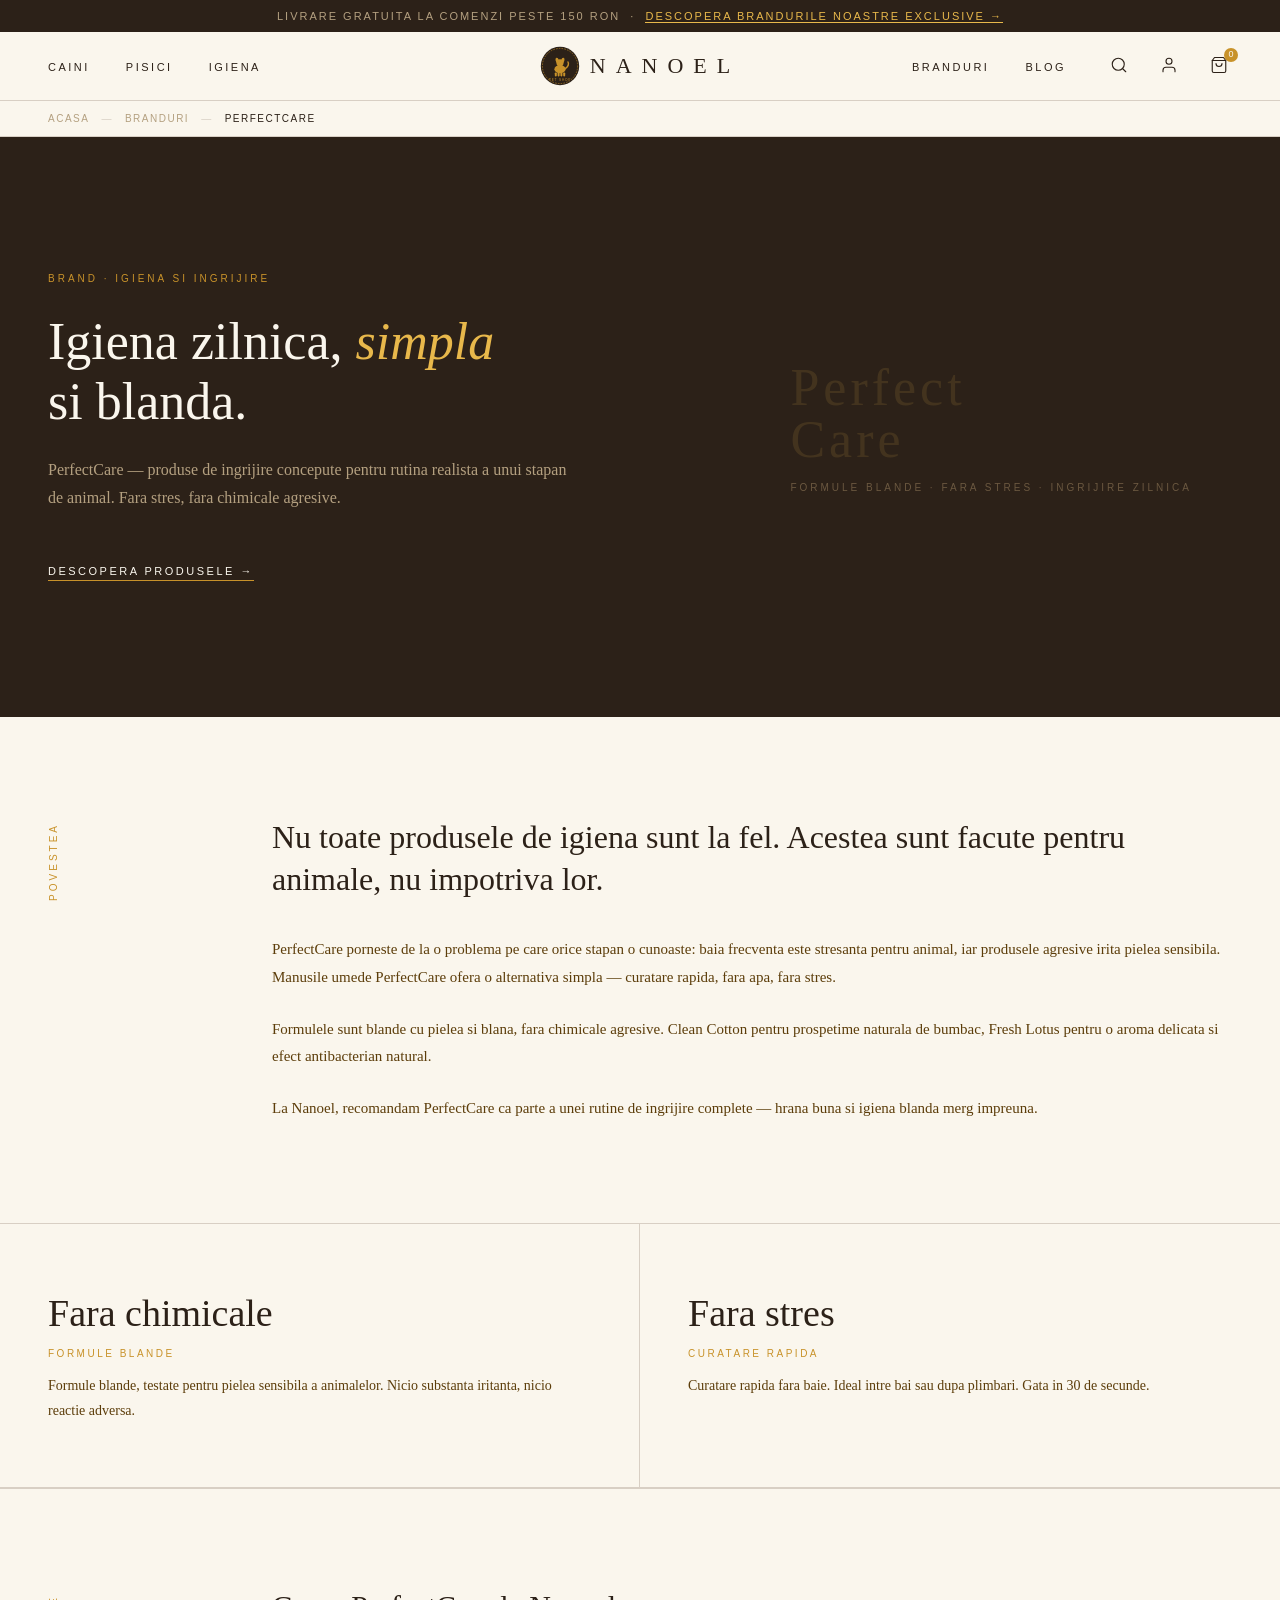
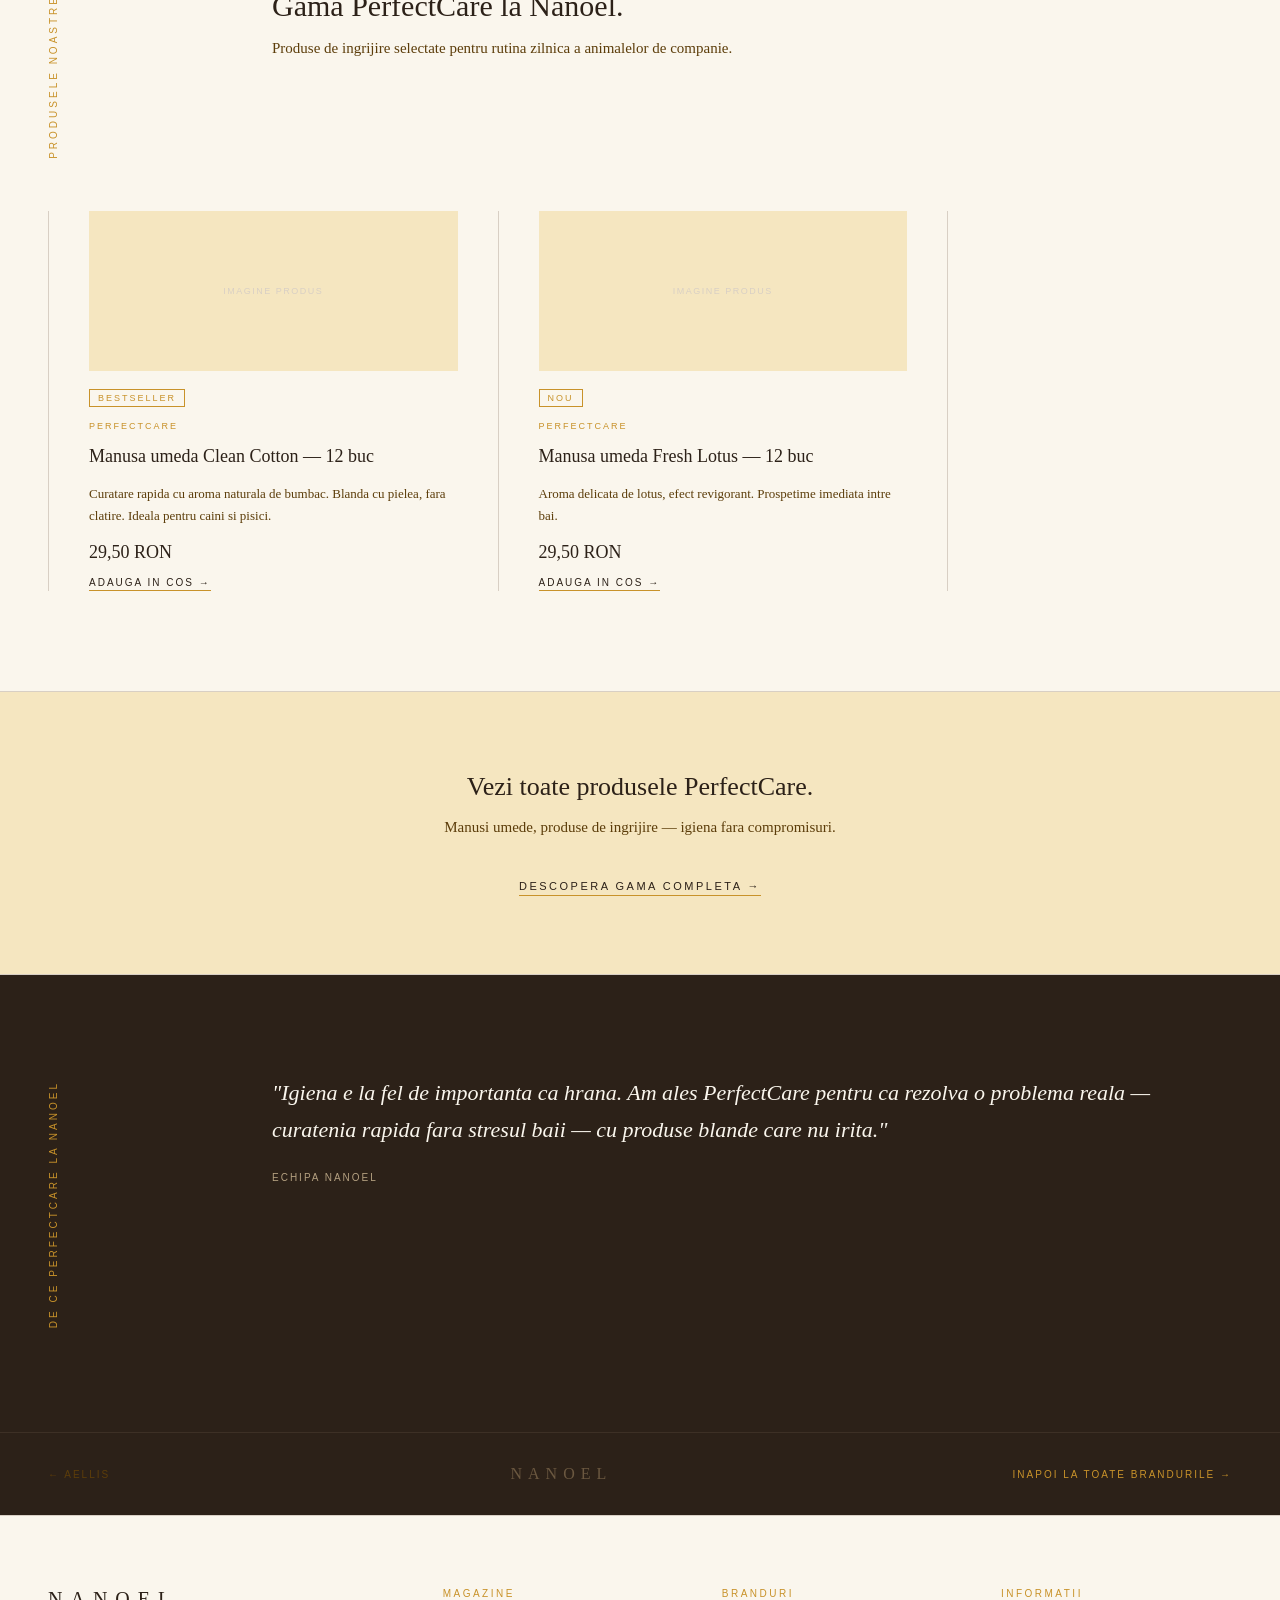
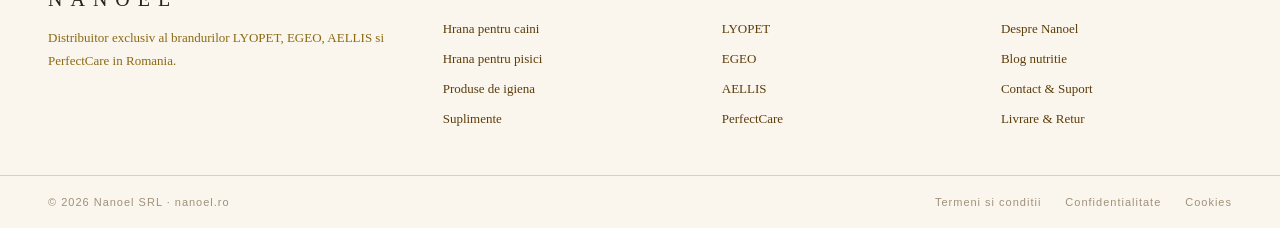
<file: perfectcare.html>
<!DOCTYPE html>
<html lang="ro">
<head>
<meta charset="UTF-8">
<meta name="viewport" content="width=device-width, initial-scale=1.0">
<title>PerfectCare — Igiena pentru animale · Nanoel</title>
<link rel="stylesheet" href="shared.css">
<style>
  .hero { background: #2C2118; }
  .hero-eyebrow { color: #C8922A; }
  .hero-headline em { color: #E8B84B; }
  .hero-deco-word { color: #E8B84B; }
  .quote-section { background: #2C2118; }
  .quote-text { color: var(--text-on-dark); }
  .brand-nav-footer { background: #2C2118; }
  .pillars-grid { grid-template-columns: repeat(2, 1fr); }
  .products-grid { grid-template-columns: repeat(2, 1fr); }
</style>
</head>
<body>

<div class="promo-bar">
  Livrare gratuita la comenzi peste 150 RON &nbsp;·&nbsp; <a href="#">Descopera brandurile noastre exclusive →</a>
</div>

<nav class="main-nav">
  <div class="nav-inner">
    <ul class="nav-links">
      <li><a href="#">Caini</a></li>
      <li><a href="#">Pisici</a></li>
      <li><a href="#">Igiena</a></li>
    </ul>
    <div class="nav-logo">
      <a href="index.html" class="logo-text">
        <svg class="logo-badge" viewBox="0 0 100 100" xmlns="http://www.w3.org/2000/svg">
          <circle cx="50" cy="50" r="48" fill="#2C2118"/>
          <circle cx="50" cy="50" r="44" fill="none" stroke="#C8922A" stroke-width="1.5" stroke-dasharray="4 3"/>
          <g fill="#C8922A">
            <ellipse cx="50" cy="58" rx="14" ry="10"/>
            <circle cx="50" cy="42" r="9"/>
            <ellipse cx="43" cy="36" rx="4" ry="7" transform="rotate(-15 43 36)"/>
            <ellipse cx="57" cy="36" rx="4" ry="7" transform="rotate(15 57 36)"/>
            <rect x="37" y="66" width="5" height="10" rx="2"/>
            <rect x="44" y="67" width="5" height="9" rx="2"/>
            <rect x="51" y="67" width="5" height="9" rx="2"/>
            <rect x="58" y="66" width="5" height="10" rx="2"/>
            <path d="M64 56 Q74 48 70 40" stroke="#C8922A" stroke-width="3.5" fill="none" stroke-linecap="round"/>
          </g>
          <text x="50" y="88" text-anchor="middle" font-family="Arial" font-size="8" letter-spacing="2" fill="#C8922A">PET SHOP</text>
        </svg>
        NANOEL
      </a>
    </div>
    <div class="nav-icons">
      <ul class="nav-links" style="margin-right:16px">
        <li><a href="#">Branduri</a></li>
        <li><a href="#">Blog</a></li>
      </ul>
      <button class="nav-icon-btn" aria-label="Cauta"><svg width="18" height="18" viewBox="0 0 24 24" fill="none" stroke="currentColor" stroke-width="1.5" stroke-linecap="round" stroke-linejoin="round"><circle cx="11" cy="11" r="8"/><path d="m21 21-4.35-4.35"/></svg></button>
      <button class="nav-icon-btn" aria-label="Cont"><svg width="18" height="18" viewBox="0 0 24 24" fill="none" stroke="currentColor" stroke-width="1.5" stroke-linecap="round" stroke-linejoin="round"><path d="M20 21v-2a4 4 0 0 0-4-4H8a4 4 0 0 0-4 4v2"/><circle cx="12" cy="7" r="4"/></svg></button>
      <button class="nav-icon-btn" aria-label="Cos" style="position:relative"><svg width="18" height="18" viewBox="0 0 24 24" fill="none" stroke="currentColor" stroke-width="1.5" stroke-linecap="round" stroke-linejoin="round"><path d="M6 2 3 6v14a2 2 0 0 0 2 2h14a2 2 0 0 0 2-2V6l-3-4z"/><line x1="3" x2="21" y1="6" y2="6"/><path d="M16 10a4 4 0 0 1-8 0"/></svg><span class="cart-count">0</span></button>
    </div>
  </div>
</nav>

<div class="breadcrumb">
  <div class="breadcrumb-inner">
    <a href="index.html">Acasa</a><span class="sep">—</span>
    <a href="#">Branduri</a><span class="sep">—</span>
    <span class="current">PerfectCare</span>
  </div>
</div>

<!-- HERO -->
<section class="hero">
  <div class="hero-inner">
    <div>
      <p class="hero-eyebrow">Brand · Igiena si ingrijire</p>
      <h1 class="hero-headline">Igiena zilnica, <em>simpla</em><br>si blanda.</h1>
      <p class="hero-sub">PerfectCare — produse de ingrijire concepute pentru rutina realista a unui stapan de animal. Fara stres, fara chimicale agresive.</p>
      <a href="#produse" class="hero-cta">Descopera produsele →</a>
    </div>
    <div class="hero-deco">
      <div class="hero-deco-word" style="font-size:52px; letter-spacing:4px;">Perfect<br>Care</div>
      <div class="hero-deco-label" style="color:#6B5840;">Formule blande · Fara stres · Ingrijire zilnica</div>
    </div>
  </div>
</section>

<!-- POVESTE -->
<section class="story-section">
  <div class="asym">
    <div class="side"><span class="section-label">Povestea</span></div>
    <div>
      <h2 class="story-headline">Nu toate produsele de igiena sunt la fel. Acestea sunt facute pentru animale, nu impotriva lor.</h2>
      <div class="story-body">
        <p>PerfectCare porneste de la o problema pe care orice stapan o cunoaste: baia frecventa este stresanta pentru animal, iar produsele agresive irita pielea sensibila. Manusile umede PerfectCare ofera o alternativa simpla — curatare rapida, fara apa, fara stres.</p>
        <p>Formulele sunt blande cu pielea si blana, fara chimicale agresive. Clean Cotton pentru prospetime naturala de bumbac, Fresh Lotus pentru o aroma delicata si efect antibacterian natural.</p>
        <p>La Nanoel, recomandam PerfectCare ca parte a unei rutine de ingrijire complete — hrana buna si igiena blanda merg impreuna.</p>
      </div>
    </div>
  </div>
</section>

<!-- 2 PILONI -->
<section class="pillars-section">
  <div class="pillars-grid">
    <div class="pillar">
      <div class="pillar-number" style="font-size:38px; padding-top:6px;">Fara chimicale</div>
      <div class="pillar-label">Formule blande</div>
      <p class="pillar-desc">Formule blande, testate pentru pielea sensibila a animalelor. Nicio substanta iritanta, nicio reactie adversa.</p>
    </div>
    <div class="pillar">
      <div class="pillar-number" style="font-size:38px; padding-top:6px;">Fara stres</div>
      <div class="pillar-label">Curatare rapida</div>
      <p class="pillar-desc">Curatare rapida fara baie. Ideal intre bai sau dupa plimbari. Gata in 30 de secunde.</p>
    </div>
  </div>
</section>

<!-- PRODUSE -->
<section class="products-section" id="produse" style="border-top: 0.5px solid var(--border);">
  <div class="section-inner">
    <div class="asym" style="padding:0; margin-bottom:48px;">
      <div class="side"><span class="section-label">Produsele noastre</span></div>
      <div class="products-header">
        <h2 class="products-title">Gama PerfectCare la Nanoel.</h2>
        <p class="products-sub">Produse de ingrijire selectate pentru rutina zilnica a animalelor de companie.</p>
      </div>
    </div>
    <div class="products-grid" style="max-width: 900px;">
      <div class="product-card">
        <div class="product-img"><span class="product-img-label">imagine produs</span></div>
        <span class="product-badge">Bestseller</span>
        <div class="product-brand">PerfectCare</div>
        <div class="product-name">Manusa umeda Clean Cotton — 12 buc</div>
        <p class="product-desc">Curatare rapida cu aroma naturala de bumbac. Blanda cu pielea, fara clatire. Ideala pentru caini si pisici.</p>
        <div class="product-price">29,50 RON</div>
        <a href="#" class="product-cta">Adauga in cos →</a>
      </div>
      <div class="product-card">
        <div class="product-img"><span class="product-img-label">imagine produs</span></div>
        <span class="product-badge">Nou</span>
        <div class="product-brand">PerfectCare</div>
        <div class="product-name">Manusa umeda Fresh Lotus — 12 buc</div>
        <p class="product-desc">Aroma delicata de lotus, efect revigorant. Prospetime imediata intre bai.</p>
        <div class="product-price">29,50 RON</div>
        <a href="#" class="product-cta">Adauga in cos →</a>
      </div>
    </div>
  </div>
</section>

<!-- CTA BAND -->
<div class="cta-band" style="background: var(--cream-warm);">
  <h2 class="cta-headline">Vezi toate produsele PerfectCare.</h2>
  <p class="cta-sub">Manusi umede, produse de ingrijire — igiena fara compromisuri.</p>
  <a href="#" class="cta-link">Descopera gama completa →</a>
</div>

<!-- CITAT -->
<section class="quote-section">
  <div class="asym">
    <div class="side"><span class="section-label">De ce PerfectCare la Nanoel</span></div>
    <div>
      <blockquote class="quote-text">"Igiena e la fel de importanta ca hrana. Am ales PerfectCare pentru ca rezolva o problema reala — curatenia rapida fara stresul baii — cu produse blande care nu irita."</blockquote>
      <div class="quote-source">Echipa Nanoel</div>
    </div>
  </div>
</section>

<!-- BRAND NAV FOOTER -->
<div class="brand-nav-footer">
  <a href="aellis.html" class="brand-nav-link" style="color:#5C3D0A;">← AELLIS</a>
  <span class="brand-nav-center" style="color:#6B5840;">NANOEL</span>
  <a href="index.html" class="brand-nav-link" style="color:#C8922A;">Inapoi la toate brandurile →</a>
</div>

<!-- FOOTER -->
<footer class="footer">
  <div class="footer-grid">
    <div>
      <span class="footer-brand-name">NANOEL</span>
      <p class="footer-tagline">Distribuitor exclusiv al brandurilor LYOPET, EGEO, AELLIS si PerfectCare in Romania.</p>
    </div>
    <div>
      <span class="footer-col-title">Magazine</span>
      <ul class="footer-links">
        <li><a href="#">Hrana pentru caini</a></li>
        <li><a href="#">Hrana pentru pisici</a></li>
        <li><a href="#">Produse de igiena</a></li>
        <li><a href="#">Suplimente</a></li>
      </ul>
    </div>
    <div>
      <span class="footer-col-title">Branduri</span>
      <ul class="footer-links">
        <li><a href="lyopet.html">LYOPET</a></li>
        <li><a href="egeo.html">EGEO</a></li>
        <li><a href="aellis.html">AELLIS</a></li>
        <li><a href="perfectcare.html">PerfectCare</a></li>
      </ul>
    </div>
    <div>
      <span class="footer-col-title">Informatii</span>
      <ul class="footer-links">
        <li><a href="#">Despre Nanoel</a></li>
        <li><a href="#">Blog nutritie</a></li>
        <li><a href="#">Contact & Suport</a></li>
        <li><a href="#">Livrare & Retur</a></li>
      </ul>
    </div>
  </div>
  <div class="footer-bottom">
    <span class="footer-copy">© 2026 Nanoel SRL · nanoel.ro</span>
    <div class="footer-legal">
      <a href="#">Termeni si conditii</a>
      <a href="#">Confidentialitate</a>
      <a href="#">Cookies</a>
    </div>
  </div>
</footer>
</body>
</html>
</file>
<file: shared.css>
/* ── NANOEL SHARED STYLES ── */
*, *::before, *::after { box-sizing: border-box; margin: 0; padding: 0; }
:root {
  --cream: #FAF6ED;
  --cream-warm: #F5E6C0;
  --dark: #2C2118;
  --text-secondary: #5C3D0A;
  --text-on-dark: #FAF6ED;
  --text-muted-dark: #B4A080;
  --accent: #C8922A;
  --accent-light: #E8B84B;
  --border: #D8CFC4;
  --border-dark: #444441;
}
html { scroll-behavior: smooth; }
body { font-family: Georgia, 'Times New Roman', serif; background: var(--cream); color: var(--dark); -webkit-font-smoothing: antialiased; }

/* PROMO BAR */
.promo-bar { background: var(--dark); text-align: center; padding: 10px 24px; font-family: Arial, sans-serif; font-size: 11px; letter-spacing: 2px; text-transform: uppercase; color: var(--text-muted-dark); }
.promo-bar a { color: var(--accent-light); text-decoration: none; border-bottom: 1px solid var(--accent-light); }

/* MAIN NAV */
.main-nav { background: var(--cream); border-bottom: 0.5px solid var(--border); position: sticky; top: 0; z-index: 100; }
.nav-inner { max-width: 1400px; margin: 0 auto; padding: 0 48px; height: 68px; display: grid; grid-template-columns: 1fr auto 1fr; align-items: center; }
.nav-links { display: flex; gap: 36px; list-style: none; }
.nav-links a { font-family: Arial, sans-serif; font-size: 11px; letter-spacing: 2.5px; text-transform: uppercase; color: var(--dark); text-decoration: none; transition: color 0.2s; }
.nav-links a:hover { color: var(--accent); }
.nav-logo { text-align: center; }
.nav-logo .logo-text { font-family: Georgia, serif; font-size: 22px; letter-spacing: 10px; text-transform: uppercase; color: var(--dark); text-decoration: none; display: flex; align-items: center; gap: 10px; }
.logo-badge { width: 40px; height: 40px; flex-shrink: 0; }
.nav-icons { display: flex; justify-content: flex-end; gap: 24px; align-items: center; }
.nav-icon-btn { background: none; border: none; cursor: pointer; color: var(--dark); padding: 4px; font-size: 18px; line-height: 1; transition: color 0.2s; position: relative; }
.nav-icon-btn:hover { color: var(--accent); }
.cart-count { position: absolute; top: -4px; right: -6px; font-family: Arial, sans-serif; font-size: 9px; background: var(--accent); color: var(--cream); width: 14px; height: 14px; border-radius: 50%; display: flex; align-items: center; justify-content: center; }

/* BREADCRUMB */
.breadcrumb { background: var(--cream); border-bottom: 0.5px solid var(--border); padding: 12px 0; }
.breadcrumb-inner { max-width: 1400px; margin: 0 auto; padding: 0 48px; font-family: Arial, sans-serif; font-size: 10px; letter-spacing: 1.5px; text-transform: uppercase; color: var(--text-muted-dark); display: flex; gap: 12px; align-items: center; }
.breadcrumb-inner a { color: var(--text-muted-dark); text-decoration: none; transition: color 0.2s; }
.breadcrumb-inner a:hover { color: var(--accent); }
.breadcrumb-inner .sep { color: var(--border); }
.breadcrumb-inner .current { color: var(--dark); }

/* SECTION SHARED */
.section-label { font-family: Arial, sans-serif; font-size: 10px; letter-spacing: 3px; text-transform: uppercase; color: var(--accent); }
.section-inner { max-width: 1400px; margin: 0 auto; padding: 0 48px; }

/* ASYMMETRIC LAYOUT */
.asym { max-width: 1400px; margin: 0 auto; padding: 0 48px; display: grid; grid-template-columns: 160px 1fr; gap: 64px; }
.asym .side { padding-top: 6px; }
.asym .side .section-label { writing-mode: vertical-rl; transform: rotate(180deg); white-space: nowrap; }

/* HERO */
.hero { min-height: 580px; display: flex; align-items: center; }
.hero-inner { max-width: 1400px; margin: 0 auto; padding: 100px 48px; display: grid; grid-template-columns: 60fr 40fr; gap: 80px; align-items: center; width: 100%; }
.hero-eyebrow { font-family: Arial, sans-serif; font-size: 10px; letter-spacing: 3px; text-transform: uppercase; color: var(--accent); margin-bottom: 28px; }
.hero-headline { font-family: Georgia, serif; font-size: 52px; font-weight: 400; color: var(--text-on-dark); line-height: 1.15; margin-bottom: 24px; text-wrap: pretty; }
.hero-headline em { font-style: italic; }
.hero-sub { font-family: Georgia, serif; font-size: 16px; color: var(--text-muted-dark); line-height: 1.8; margin-bottom: 48px; max-width: 520px; }
.hero-cta { font-family: Arial, sans-serif; font-size: 11px; letter-spacing: 2.5px; text-transform: uppercase; color: var(--text-on-dark); text-decoration: none; border-bottom: 1px solid var(--accent); padding-bottom: 3px; display: inline-block; transition: color 0.2s; }
.hero-cta:hover { color: var(--accent-light); }
.hero-deco { display: flex; flex-direction: column; justify-content: center; gap: 16px; }
.hero-deco-word { font-family: Georgia, serif; font-weight: 400; font-size: 72px; line-height: 1; letter-spacing: 8px; opacity: 0.12; user-select: none; }
.hero-deco-label { font-family: Arial, sans-serif; font-size: 10px; letter-spacing: 3px; text-transform: uppercase; }

/* STORY SECTION */
.story-section { background: var(--cream); padding: 100px 0; border-bottom: 0.5px solid var(--border); }
.story-headline { font-family: Georgia, serif; font-size: 32px; font-weight: 400; line-height: 1.3; margin-bottom: 36px; color: var(--dark); }
.story-body { display: flex; flex-direction: column; gap: 24px; }
.story-body p { font-family: Georgia, serif; font-size: 15px; color: var(--text-secondary); line-height: 1.85; }

/* PILLARS */
.pillars-section { background: var(--cream); border-bottom: 0.5px solid var(--border); }
.pillars-grid { max-width: 1400px; margin: 0 auto; display: grid; }
.pillar { padding: 64px 48px; border-right: 0.5px solid var(--border); }
.pillar:last-child { border-right: none; }
.pillar-number { font-family: Georgia, serif; font-size: 52px; font-weight: 400; color: var(--dark); line-height: 1; margin-bottom: 16px; }
.pillar-label { font-family: Arial, sans-serif; font-size: 10px; letter-spacing: 2.5px; text-transform: uppercase; color: var(--accent); margin-bottom: 14px; }
.pillar-desc { font-family: Georgia, serif; font-size: 14px; color: var(--text-secondary); line-height: 1.8; }

/* INGREDIENTS */
.ingredients-section { padding: 100px 0; }
.ingredients-headline { font-family: Georgia, serif; font-size: 32px; font-weight: 400; line-height: 1.25; margin-bottom: 56px; }
.ingredients-grid { display: grid; grid-template-columns: repeat(3, 1fr); border-top: 0.5px solid; border-left: 0.5px solid; }
.ingredient-cell { padding: 36px 32px; border-right: 0.5px solid; border-bottom: 0.5px solid; display: flex; flex-direction: column; gap: 10px; }
.ingredient-name { font-family: Arial, sans-serif; font-size: 10px; letter-spacing: 2.5px; text-transform: uppercase; color: var(--accent); }
.ingredient-desc { font-family: Georgia, serif; font-size: 14px; line-height: 1.75; flex: 1; }
.ingredient-benefit { font-family: Arial, sans-serif; font-size: 9px; letter-spacing: 2px; text-transform: uppercase; }

/* PRODUCTS */
.products-section { background: var(--cream); padding: 100px 0; border-bottom: 0.5px solid var(--border); }
.products-header { margin-bottom: 56px; }
.products-title { font-family: Georgia, serif; font-size: 30px; font-weight: 400; color: var(--dark); margin-bottom: 12px; }
.products-sub { font-family: Georgia, serif; font-size: 15px; color: var(--text-secondary); line-height: 1.75; }
.products-grid { display: grid; border-left: 0.5px solid var(--border); }
.product-card { padding: 0 40px; border-right: 0.5px solid var(--border); display: flex; flex-direction: column; gap: 14px; }
.product-img { width: 100%; height: 160px; background: var(--cream-warm); margin-bottom: 4px; display: flex; align-items: center; justify-content: center; }
.product-img-label { font-family: Arial, sans-serif; font-size: 9px; letter-spacing: 1.5px; text-transform: uppercase; color: var(--border); }
.product-badge { font-family: Arial, sans-serif; font-size: 9px; letter-spacing: 2px; text-transform: uppercase; color: var(--accent); border: 0.5px solid var(--accent); padding: 3px 8px; display: inline-block; width: fit-content; }
.product-brand { font-family: Arial, sans-serif; font-size: 9px; letter-spacing: 2px; text-transform: uppercase; color: var(--accent); }
.product-name { font-family: Georgia, serif; font-size: 18px; font-weight: 400; color: var(--dark); line-height: 1.3; }
.product-desc { font-family: Georgia, serif; font-size: 13px; color: var(--text-secondary); line-height: 1.75; flex: 1; }
.product-price { font-family: Georgia, serif; font-size: 18px; color: var(--dark); }
.product-cta { font-family: Arial, sans-serif; font-size: 10px; letter-spacing: 2px; text-transform: uppercase; color: var(--dark); text-decoration: none; border-bottom: 0.5px solid var(--accent); padding-bottom: 2px; display: inline-block; width: fit-content; transition: color 0.2s; }
.product-cta:hover { color: var(--accent); }

/* CTA BAND */
.cta-band { padding: 80px 48px; text-align: center; border-bottom: 0.5px solid var(--border); }
.cta-headline { font-family: Georgia, serif; font-size: 26px; font-weight: 400; color: var(--dark); margin-bottom: 12px; }
.cta-sub { font-family: Georgia, serif; font-size: 15px; color: var(--text-secondary); line-height: 1.75; margin-bottom: 36px; }
.cta-link { font-family: Arial, sans-serif; font-size: 11px; letter-spacing: 2.5px; text-transform: uppercase; color: var(--dark); text-decoration: none; border-bottom: 1px solid var(--accent); padding-bottom: 3px; transition: color 0.2s; }
.cta-link:hover { color: var(--accent); }

/* QUOTE */
.quote-section { padding: 100px 0; }
.quote-text { font-family: Georgia, serif; font-size: 22px; font-style: italic; font-weight: 400; line-height: 1.65; margin-bottom: 24px; }
.quote-source { font-family: Arial, sans-serif; font-size: 10px; letter-spacing: 2px; text-transform: uppercase; color: var(--text-muted-dark); }

/* BRAND NAV FOOTER */
.brand-nav-footer { padding: 32px 48px; display: flex; justify-content: space-between; align-items: center; border-top: 0.5px solid #3D3025; }
.brand-nav-link { font-family: Arial, sans-serif; font-size: 10px; letter-spacing: 2px; text-transform: uppercase; text-decoration: none; transition: opacity 0.2s; }
.brand-nav-link:hover { opacity: 0.7; }
.brand-nav-center { font-family: Georgia, serif; font-size: 16px; letter-spacing: 6px; text-transform: uppercase; color: #5C3D0A; }

/* FOOTER */
.footer { background: var(--cream); border-top: 0.5px solid var(--border); }
.footer-grid { max-width: 1400px; margin: 0 auto; padding: 72px 48px 48px; display: grid; grid-template-columns: 1.5fr 1fr 1fr 1fr; gap: 48px; border-bottom: 0.5px solid var(--border); }
.footer-brand-name { font-family: Georgia, serif; font-size: 20px; letter-spacing: 8px; text-transform: uppercase; color: var(--dark); margin-bottom: 16px; display: block; }
.footer-tagline { font-family: Georgia, serif; font-size: 13px; color: #8B6914; line-height: 1.75; }
.footer-col-title { font-family: Arial, sans-serif; font-size: 10px; letter-spacing: 2.5px; text-transform: uppercase; color: var(--accent); margin-bottom: 20px; display: block; }
.footer-links { list-style: none; display: flex; flex-direction: column; gap: 12px; }
.footer-links a { font-family: Georgia, serif; font-size: 13px; color: var(--text-secondary); text-decoration: none; transition: color 0.2s; }
.footer-links a:hover { color: var(--accent); }
.footer-bottom { max-width: 1400px; margin: 0 auto; padding: 20px 48px; display: flex; justify-content: space-between; align-items: center; }
.footer-copy { font-family: Arial, sans-serif; font-size: 11px; color: #A0907C; letter-spacing: 1px; }
.footer-legal { display: flex; gap: 24px; }
.footer-legal a { font-family: Arial, sans-serif; font-size: 11px; color: #A0907C; text-decoration: none; letter-spacing: 1px; transition: color 0.2s; }
.footer-legal a:hover { color: var(--accent); }

@media (max-width: 900px) {
  .nav-inner { padding: 0 24px; }
  .hero-inner { grid-template-columns: 1fr; padding: 60px 24px; gap: 40px; }
  .asym { grid-template-columns: 1fr; padding: 0 24px; gap: 24px; }
  .asym .side .section-label { writing-mode: horizontal-tb; transform: none; }
  .section-inner { padding: 0 24px; }
  .pillars-grid { grid-template-columns: 1fr !important; }
  .pillar { border-right: none; border-bottom: 0.5px solid var(--border); }
  .ingredients-grid { grid-template-columns: 1fr 1fr; }
  .products-grid { grid-template-columns: 1fr !important; }
  .product-card { border-right: none; border-bottom: 0.5px solid var(--border); padding: 0 0 40px; }
  .footer-grid { grid-template-columns: 1fr 1fr; }
  .footer-bottom { flex-direction: column; gap: 12px; }
  .brand-nav-footer { padding: 24px; }
  .nav-links { display: none; }
}
</file>
